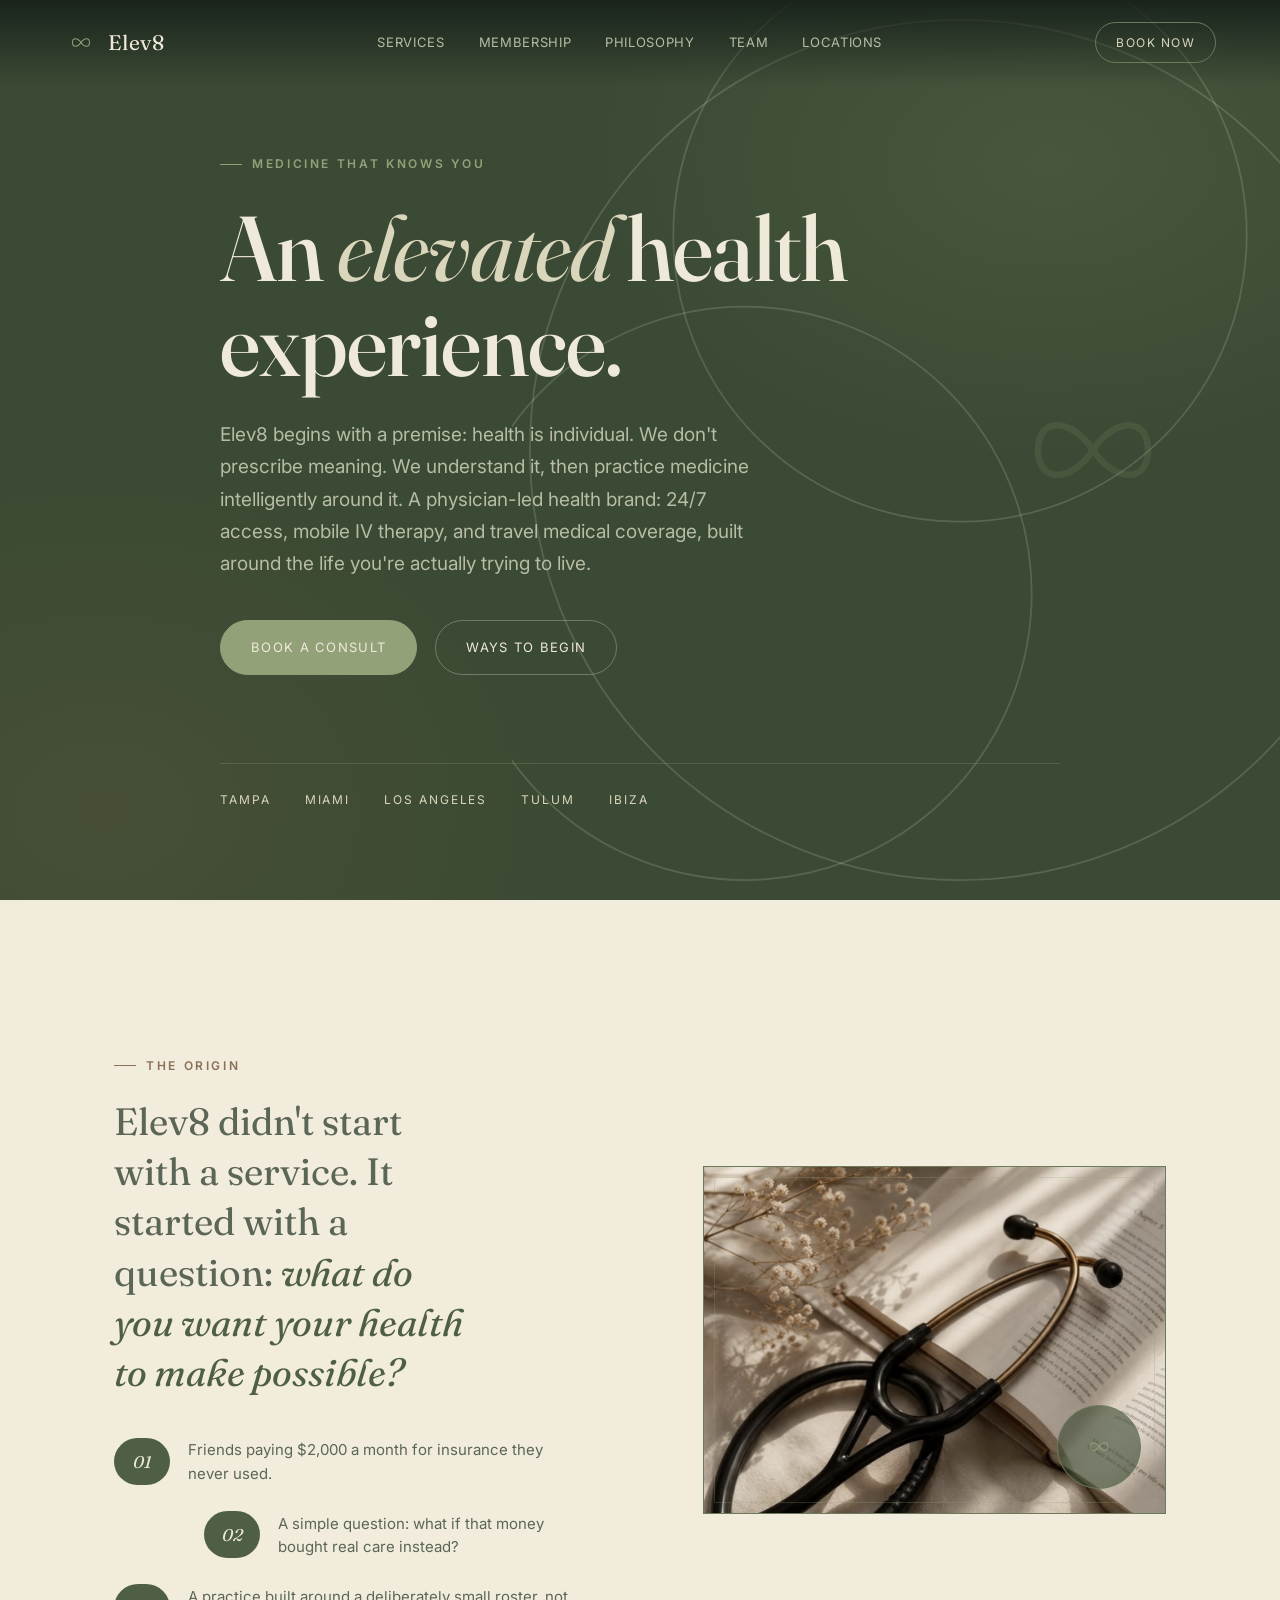
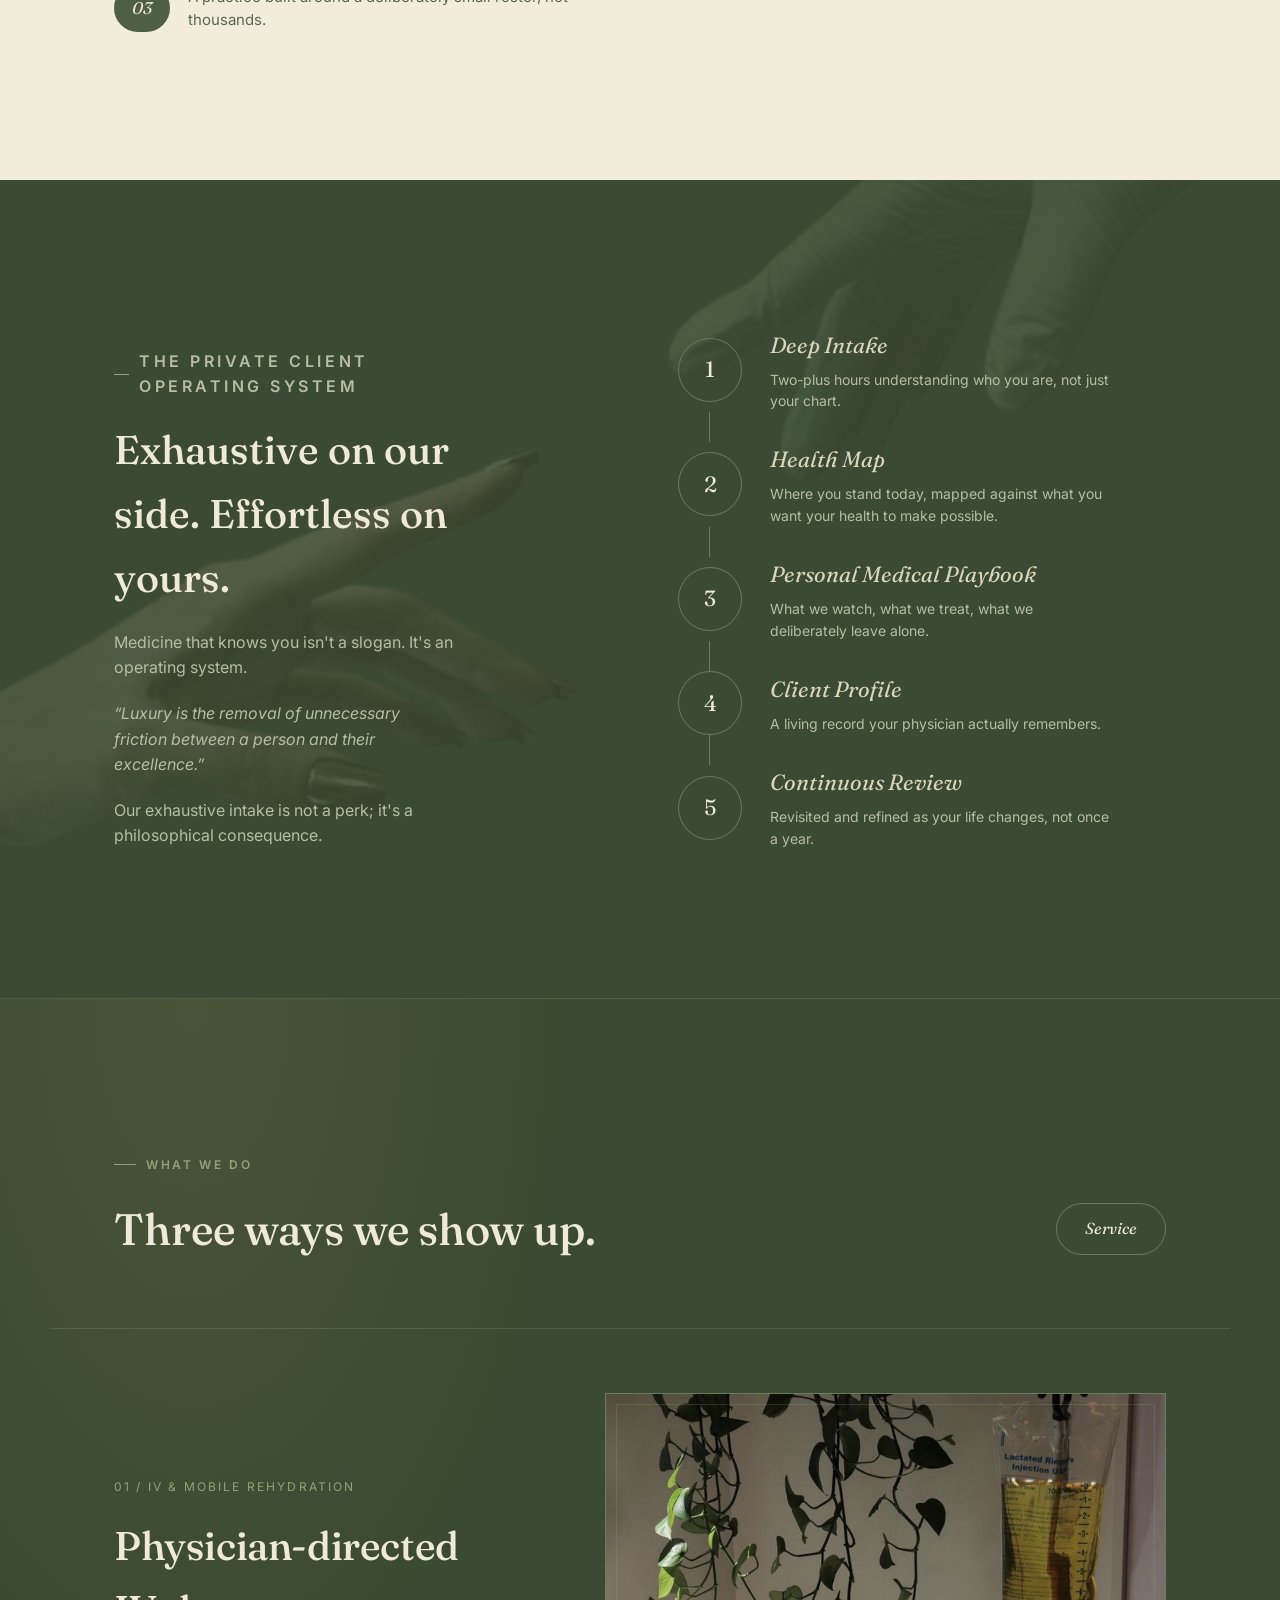
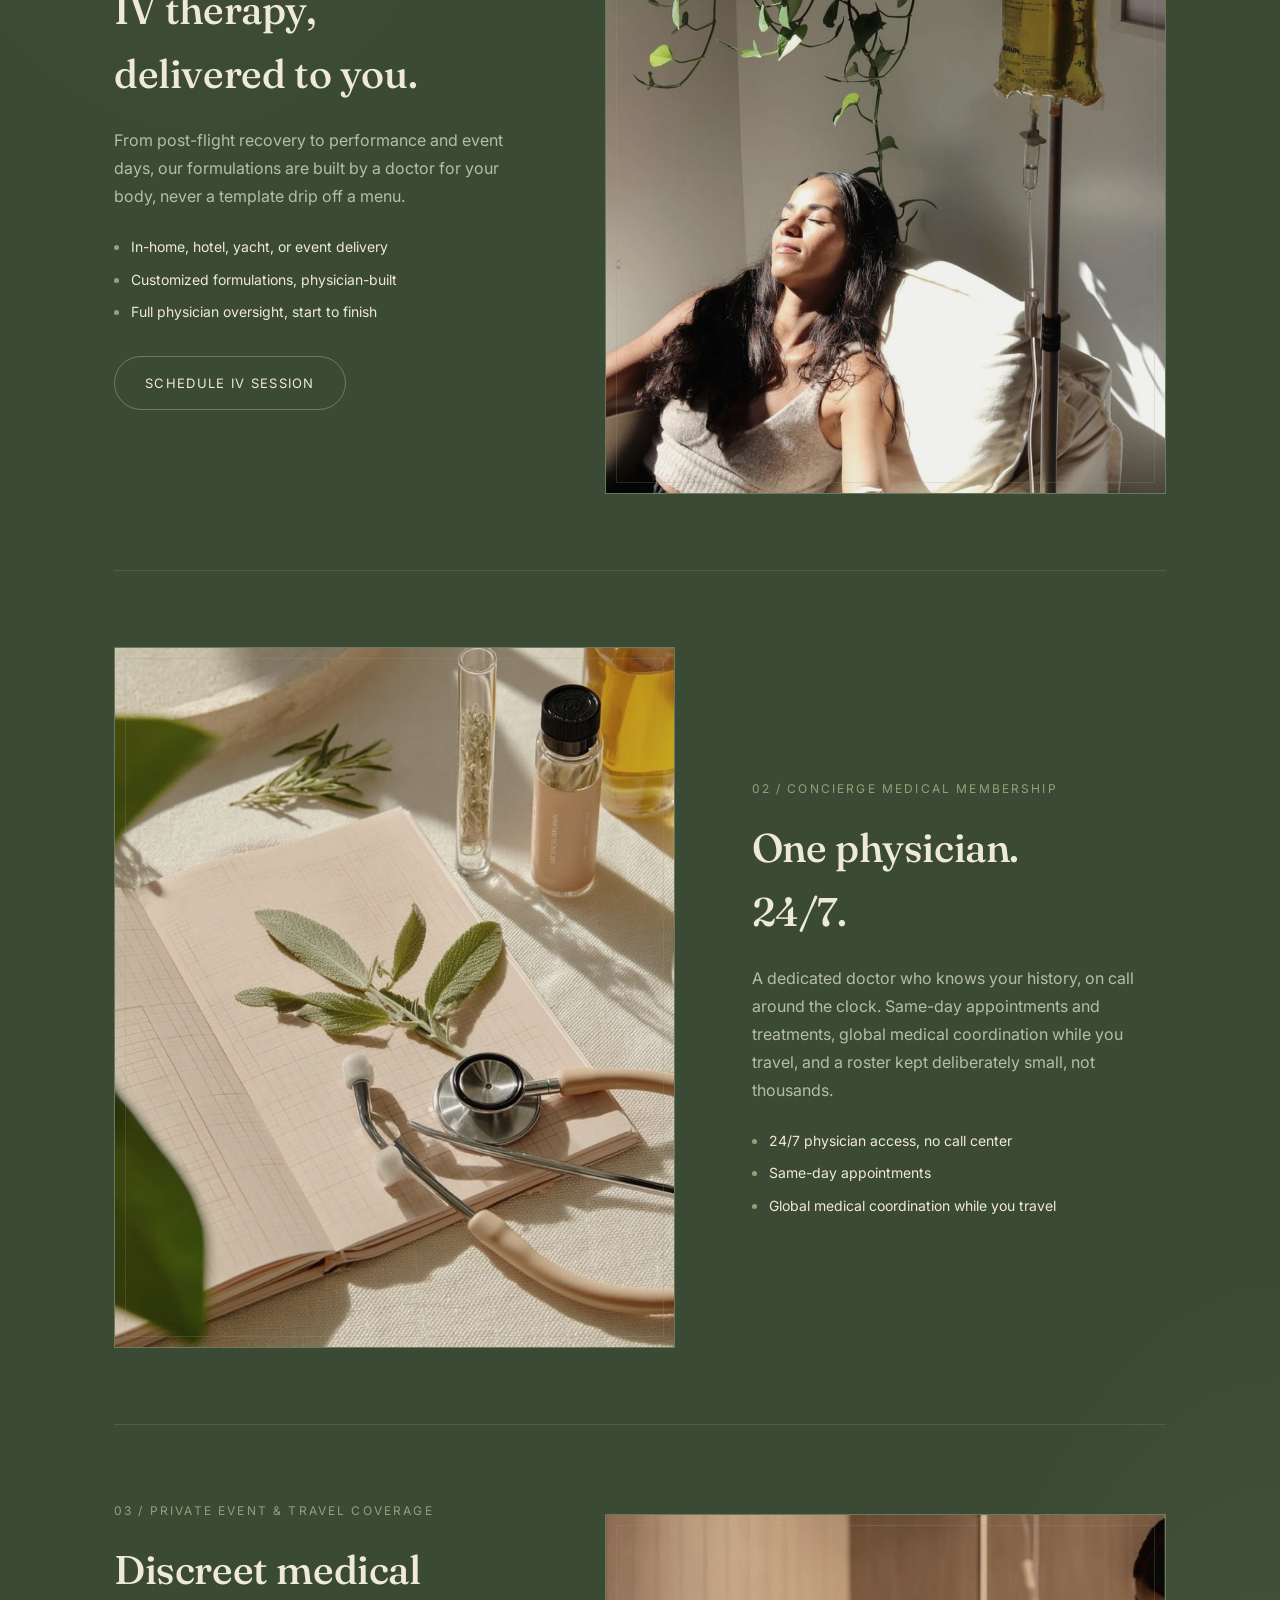
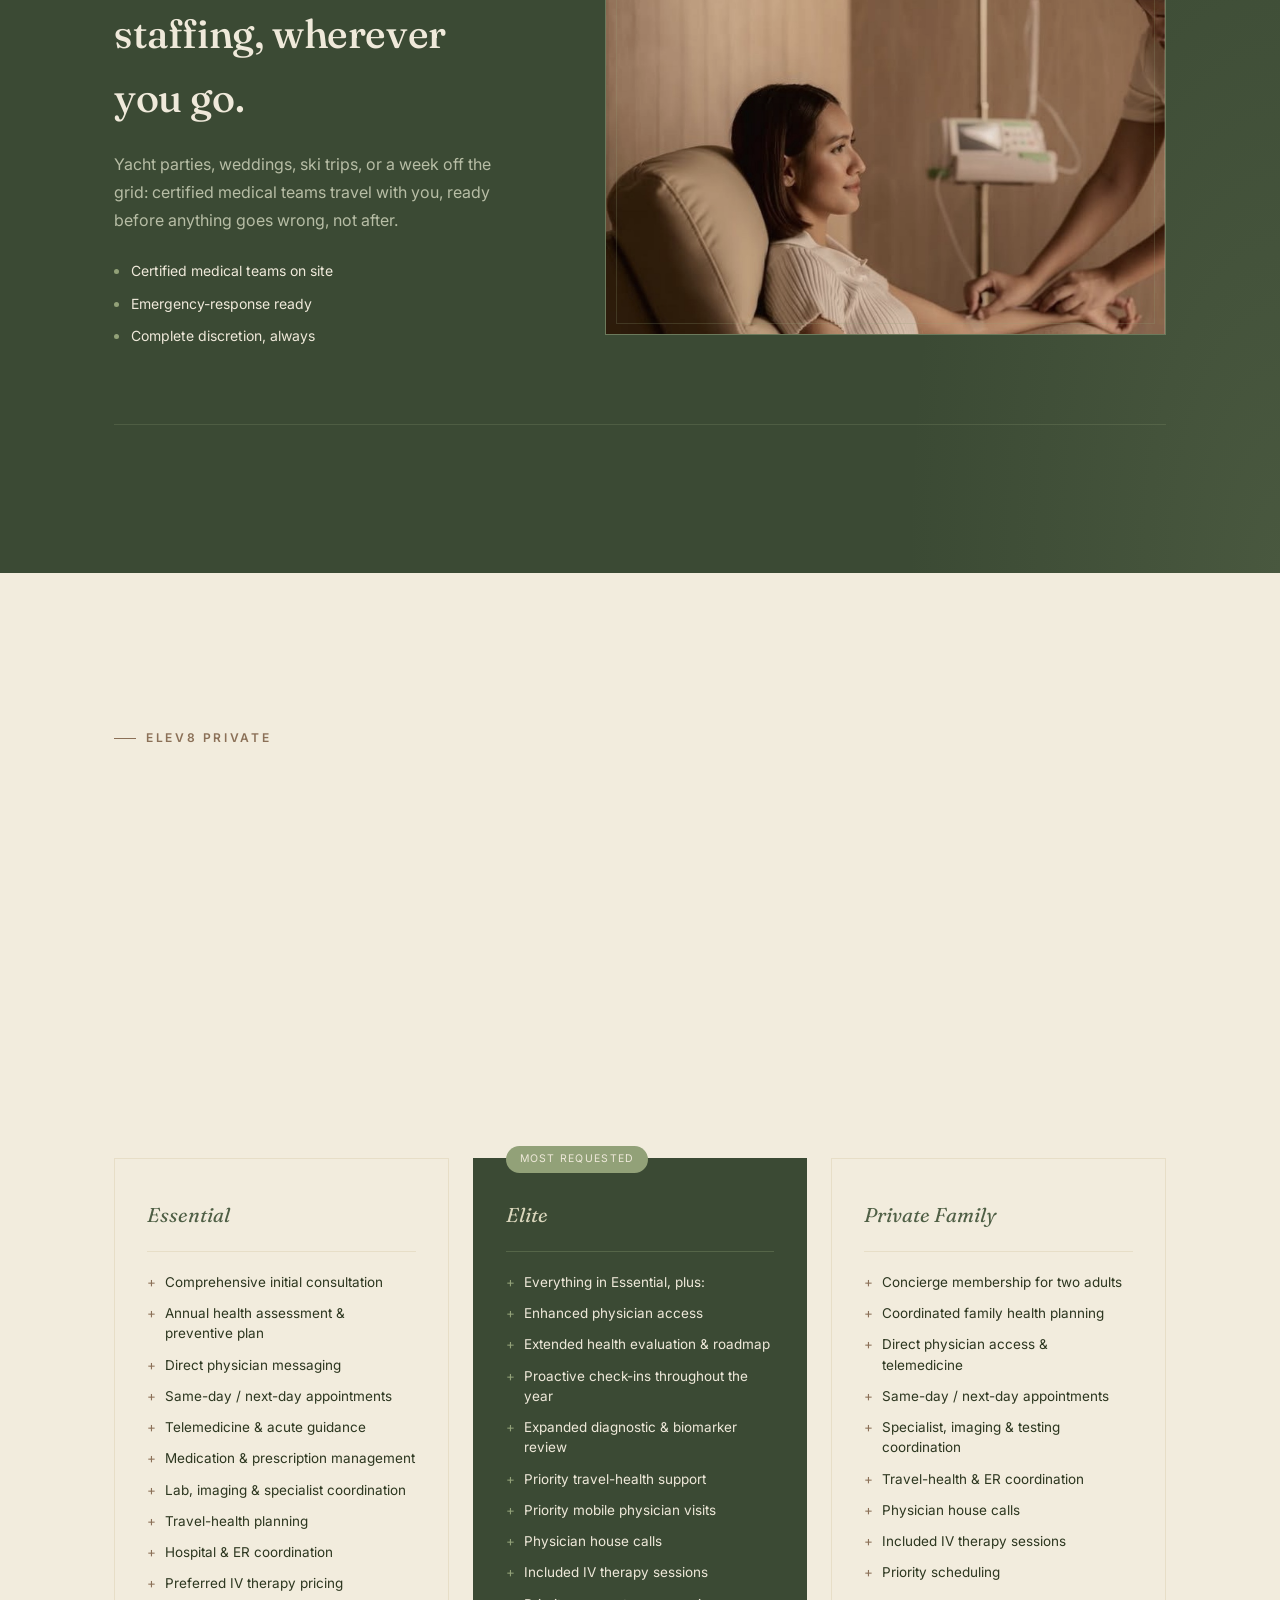
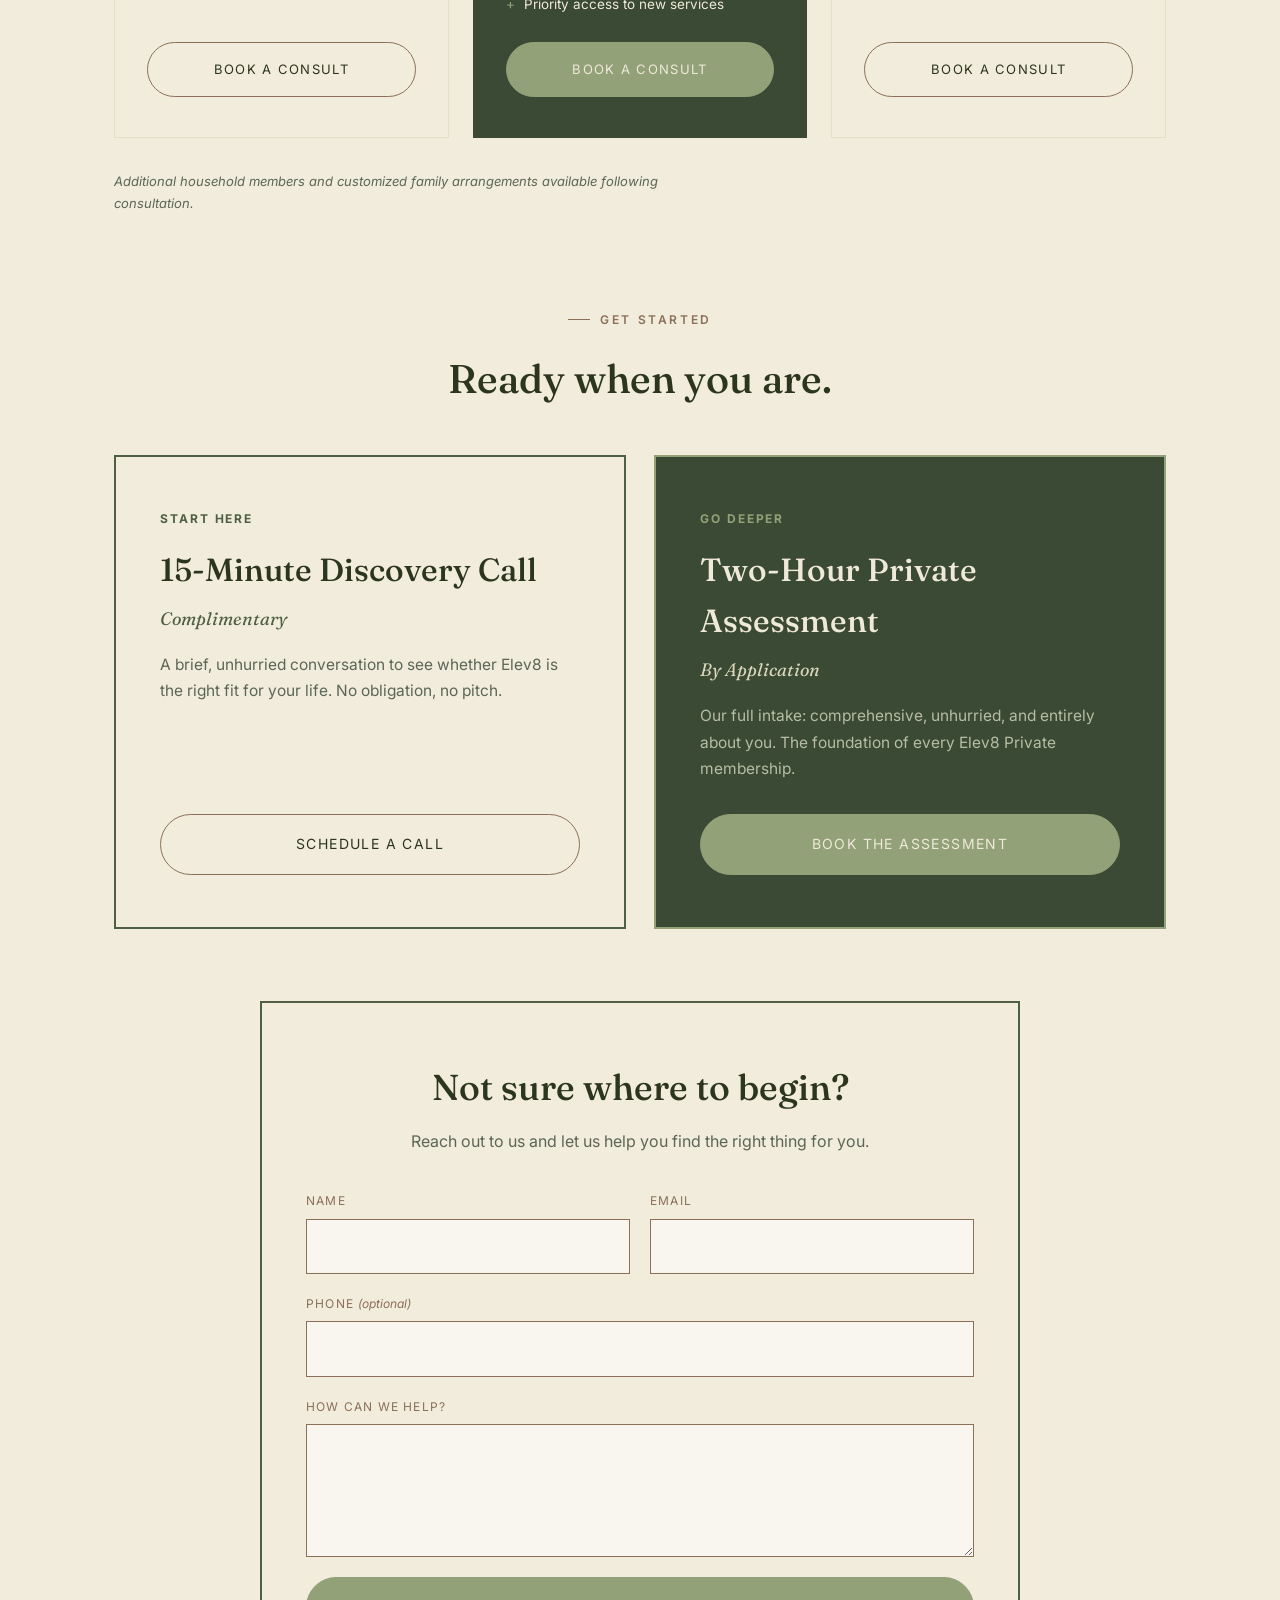
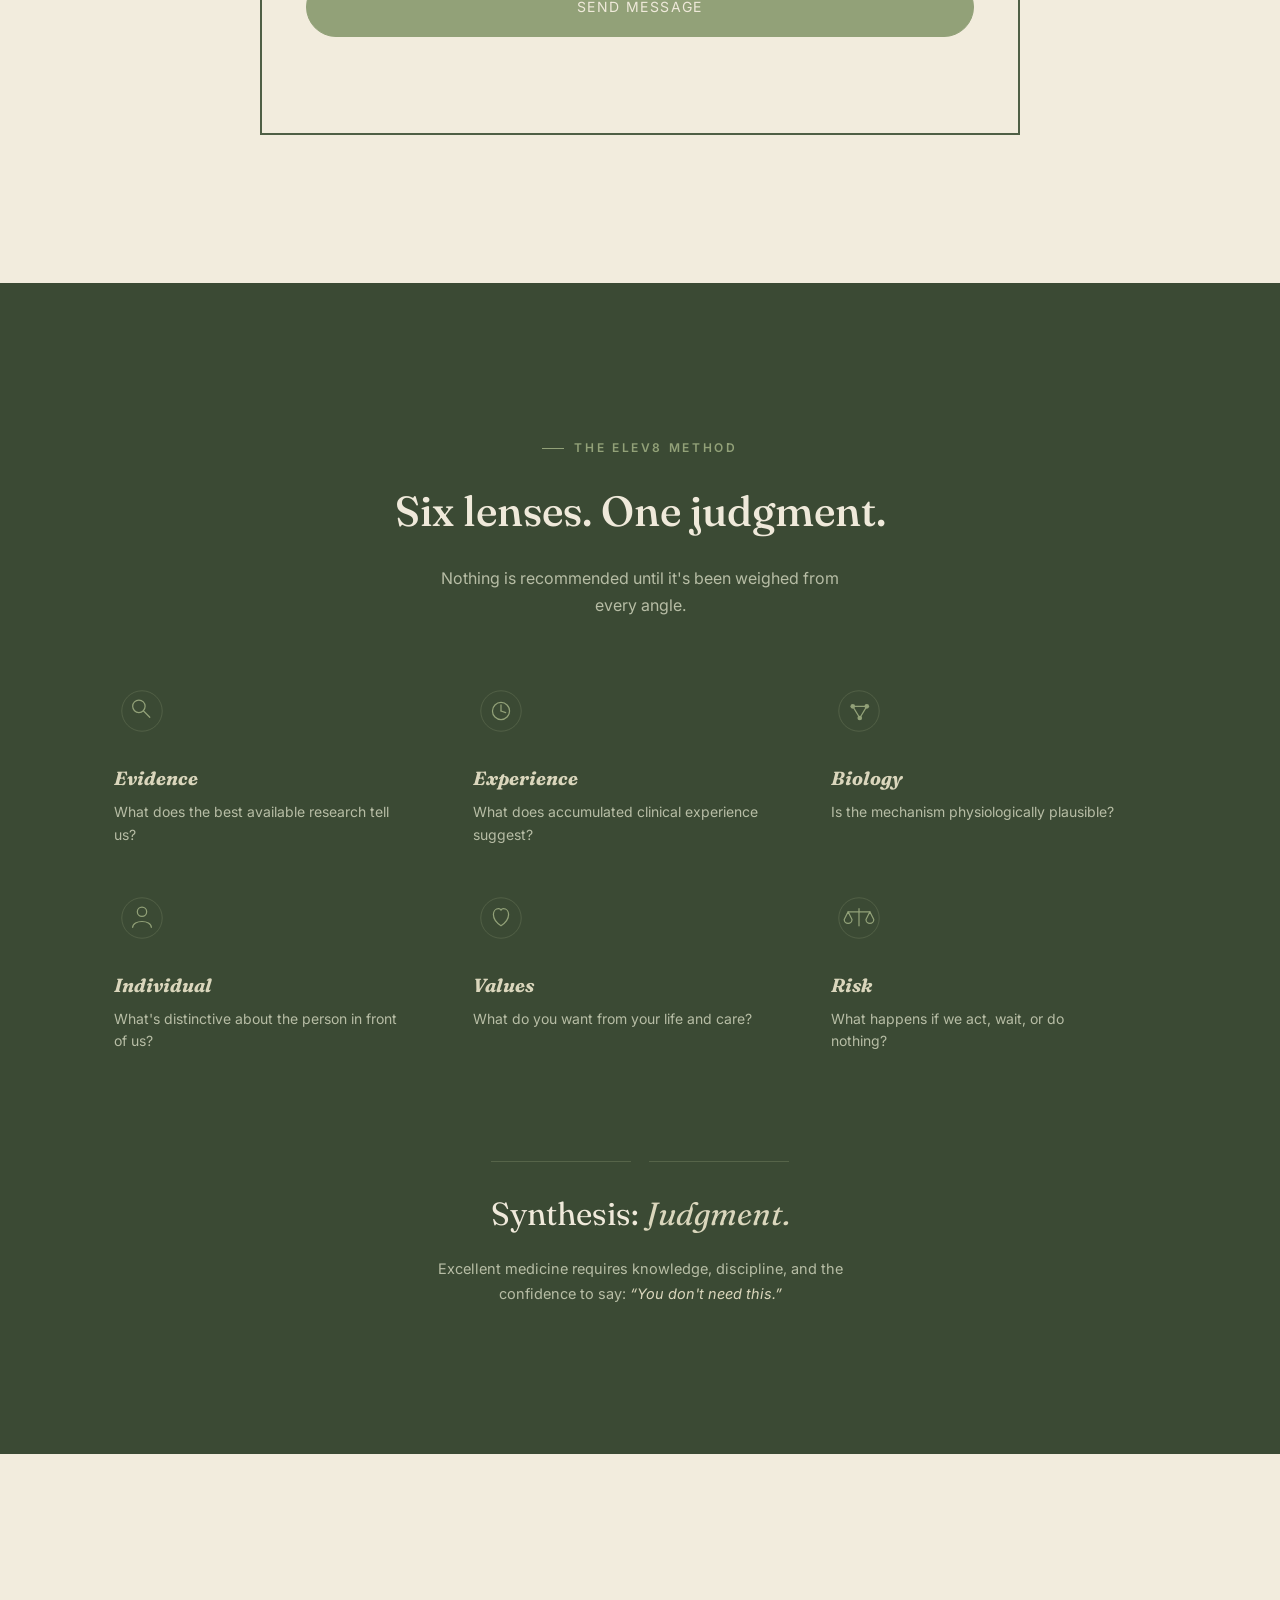
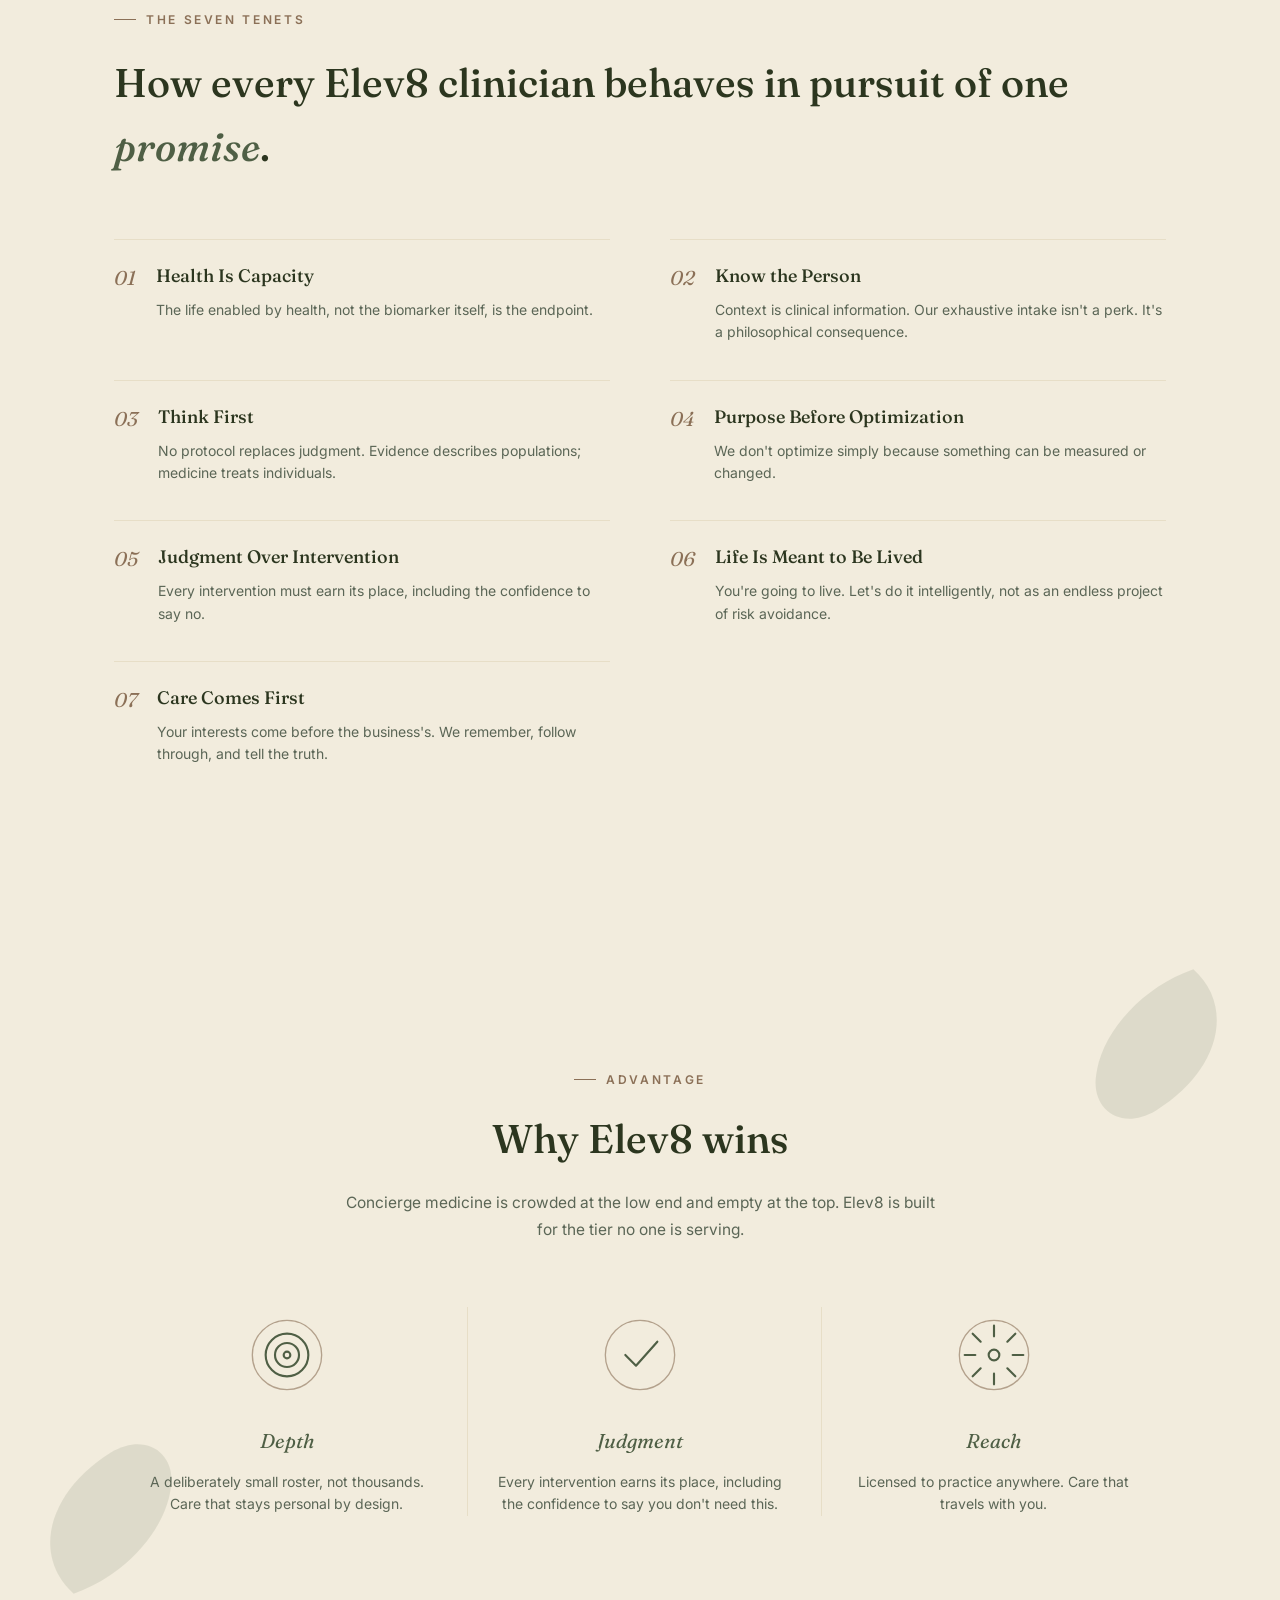
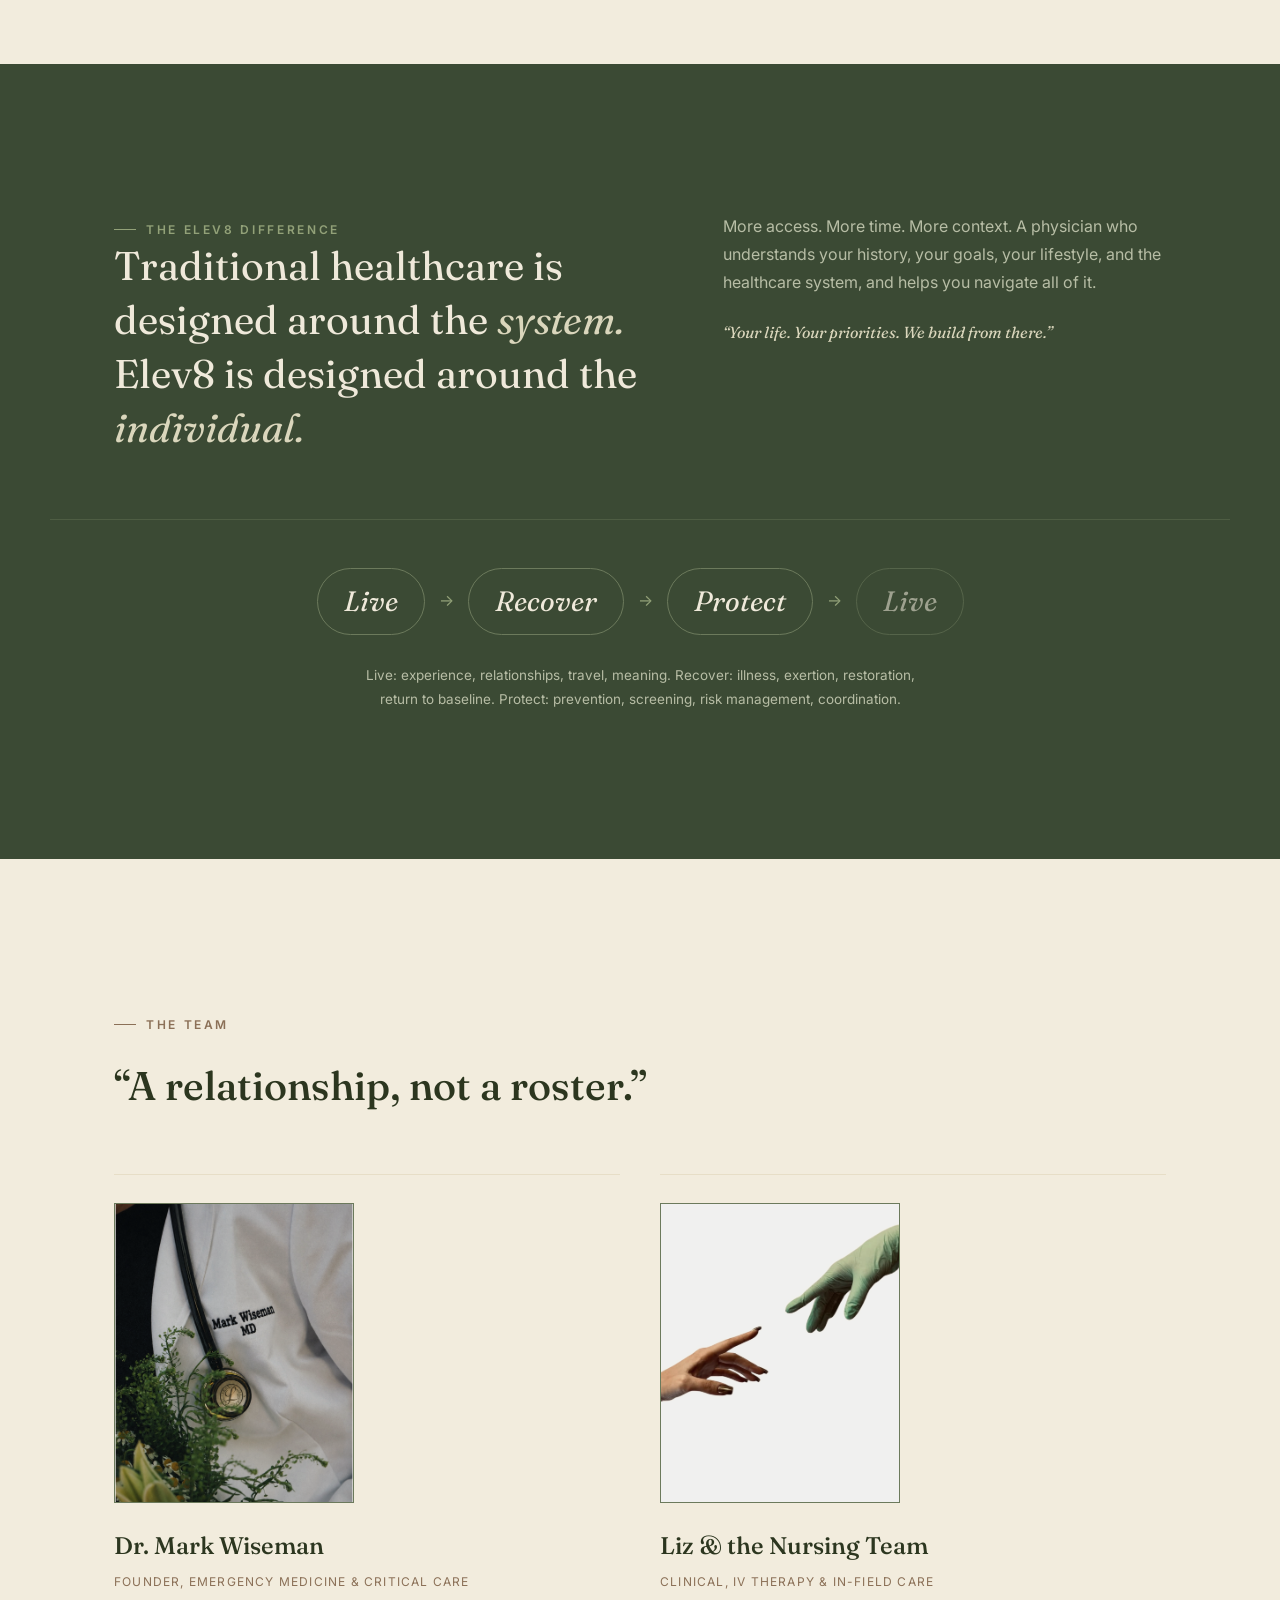
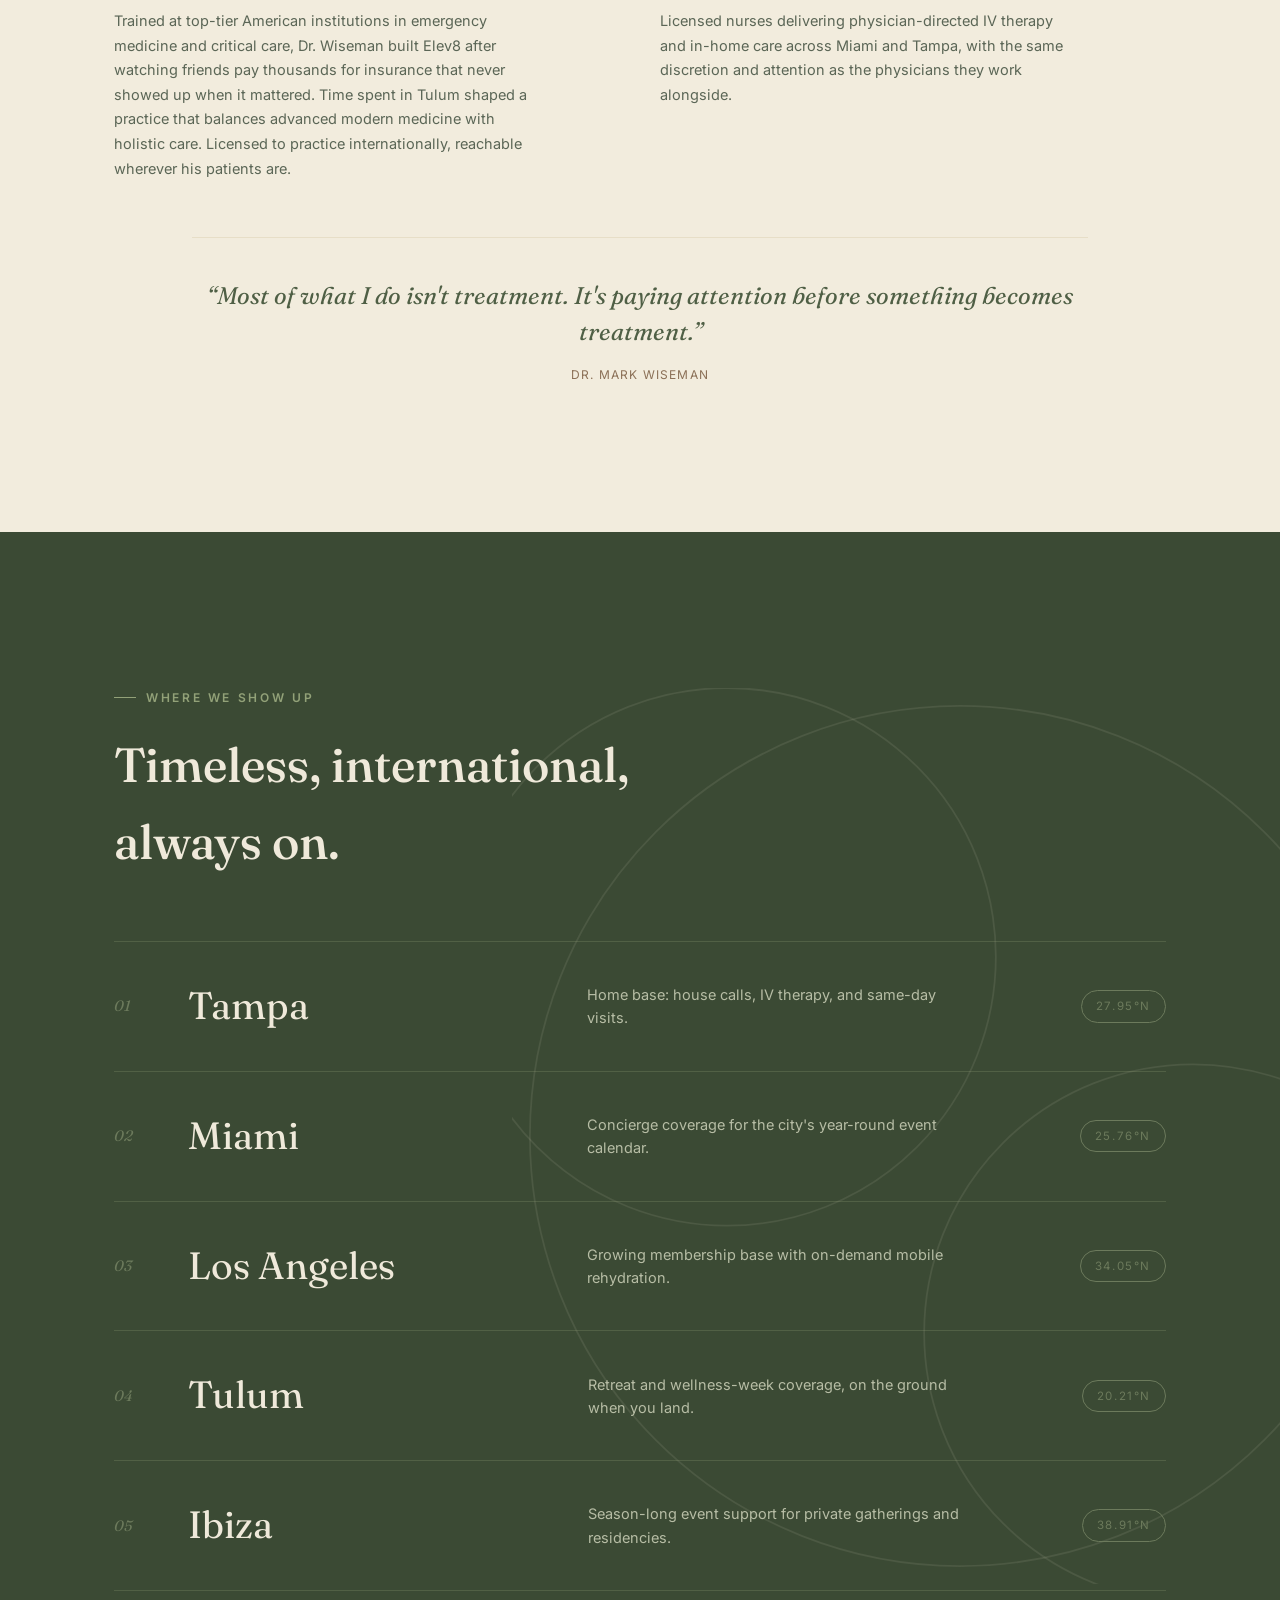
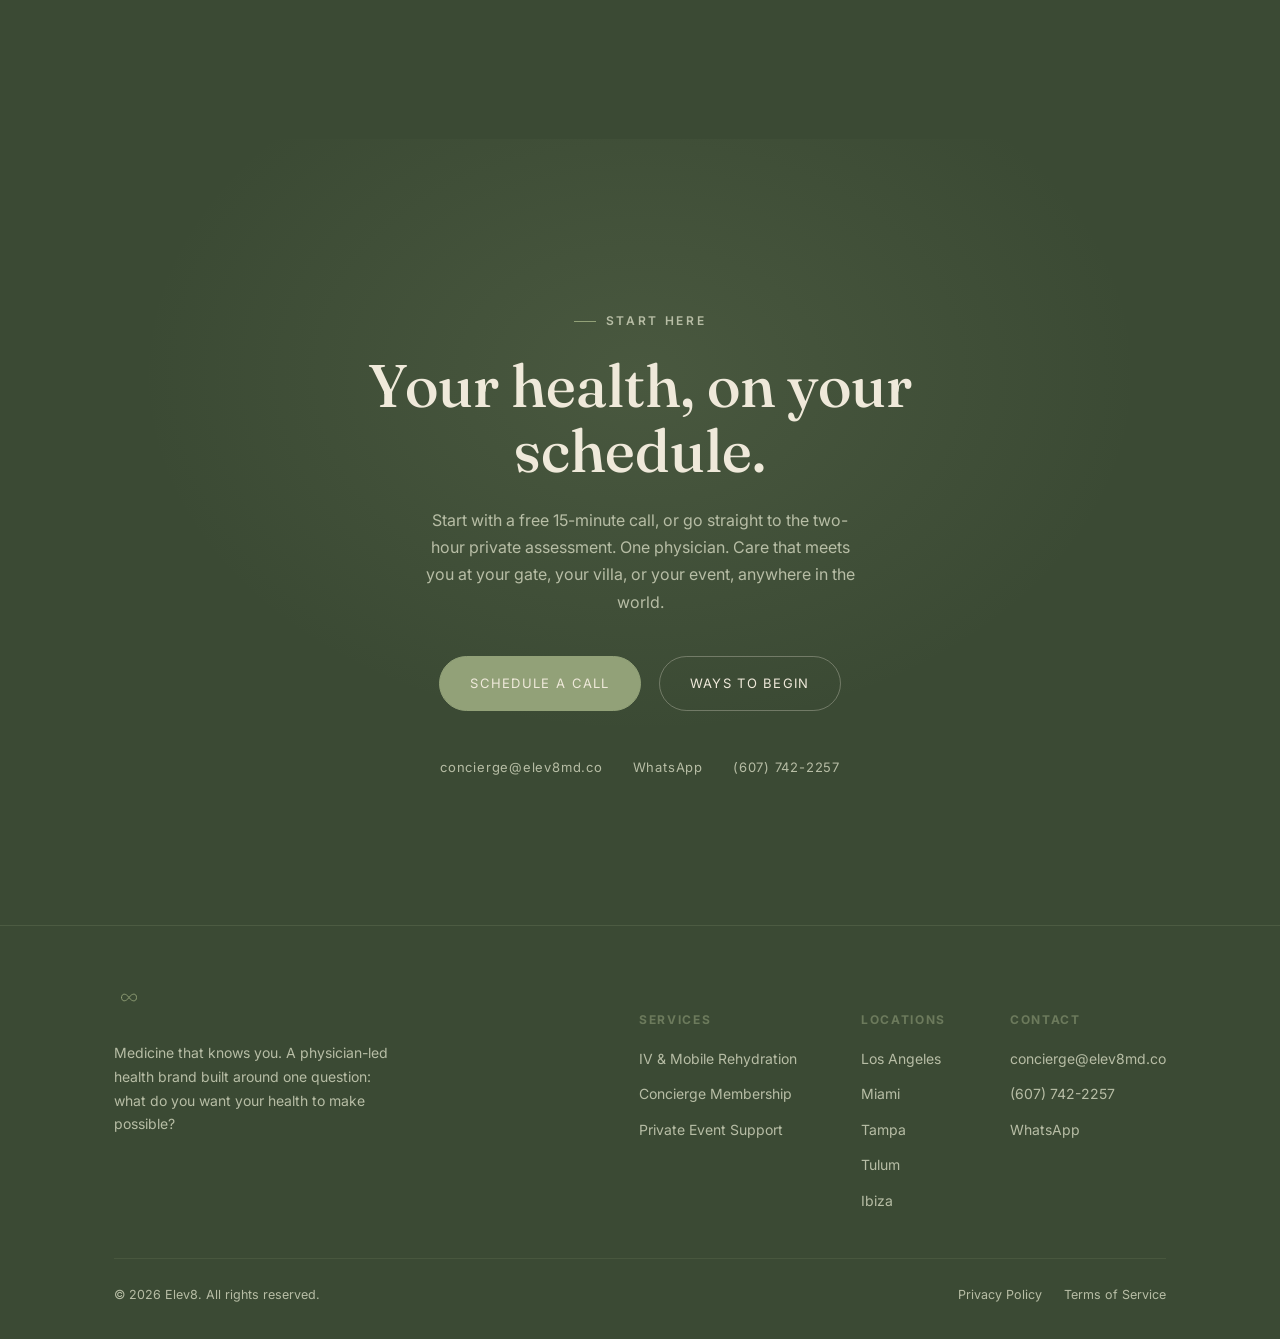
<file: index.html>
<!DOCTYPE html>
<html lang="en">
<head>
<meta charset="UTF-8" />
<meta name="viewport" content="width=device-width, initial-scale=1.0" />
<title>Elev8: Medicine That Knows You</title>
<meta name="description" content="Elev8 is a physician-led concierge health brand: 24/7 personal physician access, mobile IV therapy, and travel medical coverage, built around the life you're actually trying to live." />
<meta name="robots" content="index, follow" />
<link rel="canonical" href="https://elev8md.co/" />

<!-- Open Graph / social sharing -->
<meta property="og:type" content="website" />
<meta property="og:site_name" content="Elev8" />
<meta property="og:title" content="Elev8: Medicine That Knows You" />
<meta property="og:description" content="Physician-led concierge medicine: 24/7 access, mobile IV therapy, and travel medical coverage. Built around the life you're trying to live." />
<meta property="og:url" content="https://elev8md.co/" />
<meta property="og:image" content="https://elev8md.co/images/og-image.jpg" />
<meta name="twitter:card" content="summary_large_image" />
<meta name="twitter:title" content="Elev8: Medicine That Knows You" />
<meta name="twitter:description" content="Physician-led concierge medicine: 24/7 access, mobile IV therapy, and travel medical coverage." />
<meta name="twitter:image" content="https://elev8md.co/images/og-image.jpg" />

<!-- Favicon (inline SVG infinity mark — swap for a real file when brand assets are final) -->
<link rel="icon" type="image/svg+xml" href="data:image/svg+xml,%3Csvg xmlns='http://www.w3.org/2000/svg' viewBox='0 0 200 100'%3E%3Crect width='200' height='100' fill='%233B4A34'/%3E%3Cpath d='M50,50 C50,20 80,20 100,50 C120,80 150,80 150,50 C150,20 120,20 100,50 C80,80 50,80 50,50 Z' fill='none' stroke='%2392A178' stroke-width='9' stroke-linecap='round'/%3E%3C/svg%3E" />

<link rel="preconnect" href="https://fonts.googleapis.com">
<link rel="preconnect" href="https://fonts.gstatic.com" crossorigin>
<link href="https://fonts.googleapis.com/css2?family=Fraunces:ital,opsz,wght@0,9..144,400;0,9..144,500;0,9..144,600;1,9..144,400;1,9..144,500&family=Inter:wght@400;500;600&display=swap" rel="stylesheet">
<link rel="stylesheet" href="styles.css">

<script type="application/ld+json">
{
  "@context": "https://schema.org",
  "@type": "MedicalBusiness",
  "name": "Elev8",
  "description": "Physician-led concierge medicine practice offering 24/7 physician access, mobile IV therapy, and travel medical coverage.",
  "url": "https://elev8md.co/",
  "telephone": "+1-607-742-2257",
  "email": "concierge@elev8md.co",
  "areaServed": ["Tampa", "Miami", "Los Angeles", "Tulum", "Ibiza"],
  "medicalSpecialty": ["Emergency Medicine", "Critical Care", "Concierge Medicine"],
  "founder": {
    "@type": "Person",
    "name": "Dr. Mark Wiseman",
    "jobTitle": "Founder & Physician, Emergency Medicine & Critical Care"
  }
}
</script>
</head>
<body>

<nav class="nav" id="nav">
  <a href="#top" class="nav__logo">
    <span class="mark"><svg viewBox="0 0 200 100" width="34" height="17"><path d="M50,50 C50,20 80,20 100,50 C120,80 150,80 150,50 C150,20 120,20 100,50 C80,80 50,80 50,50 Z"/></svg></span>
    Elev8
  </a>
  <div class="nav__links">
    <a href="#services">Services</a>
    <a href="#pricing">Membership</a>
    <a href="#philosophy">Philosophy</a>
    <a href="#team">Team</a>
    <a href="#locations">Locations</a>
  </div>
  <a href="#services" class="nav__cta">Book Now</a>
  <button class="nav__toggle" id="menuOpen" aria-label="Open menu"><span></span></button>
</nav>

<div class="mobile-menu" id="mobileMenu">
  <button class="mobile-menu__close" id="menuClose" aria-label="Close menu">&times;</button>
  <a href="#services">Services</a>
  <a href="#pricing">Membership</a>
  <a href="#philosophy">Philosophy</a>
  <a href="#team">Team</a>
  <a href="#locations">Locations</a>
  <a href="#services">Book Now</a>
</div>

<main id="top">

  <!-- HERO -->
  <section class="hero">
    <div class="hero__glow"></div>
    <div class="hero__rings">
      <svg viewBox="0 0 500 500"><circle cx="250" cy="250" r="240"/><circle cx="250" cy="130" r="160"/><circle cx="130" cy="330" r="160"/></svg>
    </div>
    <span class="mark hero__mark"><svg viewBox="0 0 200 100"><path d="M50,50 C50,20 80,20 100,50 C120,80 150,80 150,50 C150,20 120,20 100,50 C80,80 50,80 50,50 Z"/></svg></span>
    <div class="wrap hero__inner">
      <p class="eyebrow hero__eyebrow">Medicine That Knows You</p>
      <h1>An <em>elevated</em> health experience.</h1>
      <p class="hero__sub">Elev8 begins with a premise: health is individual. We don't prescribe meaning. We understand it, then practice medicine intelligently around it. A physician-led health brand: 24/7 access, mobile IV therapy, and travel medical coverage, built around the life you're actually trying to live.</p>
      <div class="hero__actions">
        <a href="#book" class="btn btn--gold">Book a Consult</a>
        <a href="#pricing" class="btn btn--ghost">Ways to Begin</a>
      </div>
      <div class="hero__strip">
        <span class="loc">Tampa</span>
        <span class="loc">Miami</span>
        <span class="loc">Los Angeles</span>
        <span class="loc">Tulum</span>
        <span class="loc">Ibiza</span>
      </div>
    </div>
  </section>

  <!-- ORIGIN -->
  <section class="section--sand section-pad">
    <div class="wrap origin__grid">
      <div class="reveal">
        <p class="eyebrow eyebrow--dark">The Origin</p>
        <p class="origin__quote">Elev8 didn't start with a service. It started with a question: <em>what do you want your health to make possible?</em></p>
        <div class="origin__facts">
          <div class="origin__fact">
            <span class="origin__fact-num">01</span>
            <p>Friends paying $2,000 a month for insurance they never used.</p>
          </div>
          <div class="origin__fact origin__fact--indent">
            <span class="origin__fact-num">02</span>
            <p>A simple question: what if that money bought real care instead?</p>
          </div>
          <div class="origin__fact">
            <span class="origin__fact-num">03</span>
            <p>A practice built around a deliberately small roster, not thousands.</p>
          </div>
        </div>
      </div>
      <div class="reveal">
        <div class="frame">
          <img src="images/origin.jpg" alt="A physician's stethoscope, resting on an open book" loading="lazy" />
          <div class="frame__badge"><span class="mark"><svg viewBox="0 0 200 100"><path d="M50,50 C50,20 80,20 100,50 C120,80 150,80 150,50 C150,20 120,20 100,50 C80,80 50,80 50,50 Z"/></svg></span></div>
        </div>
      </div>
    </div>
  </section>

  <!-- OPERATING SYSTEM -->
  <section class="section--ink section-pad timeline-section">
    <img class="timeline-section__bg" src="images/hands-reaching.png" alt="" loading="lazy" />
    <div class="wrap timeline__grid">
      <div class="timeline__intro reveal">
        <p class="eyebrow">The Private Client Operating System</p>
        <h2>Exhaustive on our side. Effortless on yours.</h2>
        <p>Medicine that knows you isn't a slogan. It's an operating system.</p>
        <p class="timeline__note timeline__note--quote">&ldquo;Luxury is the removal of unnecessary friction between a person and their excellence.&rdquo;</p>
        <p class="timeline__note timeline__note--plain">Our exhaustive intake is not a perk; it's a philosophical consequence.</p>
      </div>
      <div class="timeline__steps reveal">
        <div class="timeline__step">
          <span class="timeline__circle">1</span>
          <div><h3>Deep Intake</h3><p class="timeline__desc">Two-plus hours understanding who you are, not just your chart.</p></div>
        </div>
        <div class="timeline__line"></div>
        <div class="timeline__step">
          <span class="timeline__circle">2</span>
          <div><h3>Health Map</h3><p class="timeline__desc">Where you stand today, mapped against what you want your health to make possible.</p></div>
        </div>
        <div class="timeline__line"></div>
        <div class="timeline__step">
          <span class="timeline__circle">3</span>
          <div><h3>Personal Medical Playbook</h3><p class="timeline__desc">What we watch, what we treat, what we deliberately leave alone.</p></div>
        </div>
        <div class="timeline__line"></div>
        <div class="timeline__step">
          <span class="timeline__circle">4</span>
          <div><h3>Client Profile</h3><p class="timeline__desc">A living record your physician actually remembers.</p></div>
        </div>
        <div class="timeline__line"></div>
        <div class="timeline__step">
          <span class="timeline__circle">5</span>
          <div><h3>Continuous Review</h3><p class="timeline__desc">Revisited and refined as your life changes, not once a year.</p></div>
        </div>
      </div>
    </div>
  </section>

  <!-- SERVICES -->
  <section class="section--ink section-pad services-section" id="services" style="border-top:1px solid rgba(146,161,120,0.22);">
    <div class="services-section__glow"></div>
    <div class="wrap services__intro">
      <p class="eyebrow">What We Do</p>
      <div class="services__head-row">
        <h2 style="font-family:var(--font-display); font-weight:500; font-size:clamp(30px,4vw,44px); max-width:18ch;">Three ways we show up.</h2>
        <span class="badge-oval">Service</span>
      </div>
    </div>
    <div class="wrap">

      <div class="service reveal" id="iv">
        <div>
          <span class="service__tag">01 / IV &amp; Mobile Rehydration</span>
          <h3>Physician-directed IV therapy, delivered to you.</h3>
          <p>From post-flight recovery to performance and event days, our formulations are built by a doctor for your body, never a template drip off a menu.</p>
          <ul class="service__list">
            <li>In-home, hotel, yacht, or event delivery</li>
            <li>Customized formulations, physician-built</li>
            <li>Full physician oversight, start to finish</li>
          </ul>
          <a href="https://app.acuityscheduling.com/schedule/69f19cf0" target="_blank" rel="noopener" class="btn btn--ghost service__cta">Schedule IV Session</a>
        </div>
        <div class="service__visual service__visual--photo service__visual--tall"><img src="images/service-iv.jpg" alt="A client relaxing in warm sunlight during a mobile IV therapy session" loading="lazy" /></div>
      </div>

      <div class="service reveal" id="membership">
        <div>
          <span class="service__tag">02 / Concierge Medical Membership</span>
          <h3>One physician. 24/7.</h3>
          <p>A dedicated doctor who knows your history, on call around the clock. Same-day appointments and treatments, global medical coordination while you travel, and a roster kept deliberately small, not thousands.</p>
          <ul class="service__list">
            <li>24/7 physician access, no call center</li>
            <li>Same-day appointments</li>
            <li>Global medical coordination while you travel</li>
          </ul>
        </div>
        <div class="service__visual service__visual--photo service__visual--tall"><img src="images/service-membership.jpg" alt="A stethoscope beside a sprig of sage, resting sunlit on paper" loading="lazy" /></div>
      </div>

      <div class="service reveal" id="events">
        <div>
          <span class="service__tag">03 / Private Event &amp; Travel Coverage</span>
          <h3>Discreet medical staffing, wherever you go.</h3>
          <p>Yacht parties, weddings, ski trips, or a week off the grid: certified medical teams travel with you, ready before anything goes wrong, not after.</p>
          <ul class="service__list">
            <li>Certified medical teams on site</li>
            <li>Emergency-response ready</li>
            <li>Complete discretion, always</li>
          </ul>
        </div>
        <div class="service__visual service__visual--photo"><img src="images/service-events.jpg" alt="A physician-directed IV therapy session in progress" loading="lazy" /></div>
      </div>

    </div>
  </section>

  <!-- PRICING -->
  <section class="section--sand section-pad" id="pricing">
    <div class="wrap">
      <p class="eyebrow eyebrow--dark">Elev8 Private</p>
      <h2 class="pricing__head reveal">Medicine, without the system<br>getting in the way.</h2>
      <p class="pricing__sub reveal">Your health shouldn't be limited to a 15-minute appointment. Elev8 Private provides direct physician access, proactive health planning, and highly personalized medical care built around your life, not around a waiting room.</p>
      <p class="pricing__note pricing__note--wide reveal" style="margin-top:14px;">Elev8 is the visible health brand: IV, recovery, events, travel. Elev8&nbsp;Private is its scarce pinnacle, a deliberately small roster, not thousands.</p>

      <div class="pricing__grid">

        <div class="tier reveal">
          <span class="tier__tag">Essential</span>
          <ul class="tier__list">
            <li>Comprehensive initial consultation</li>
            <li>Annual health assessment &amp; preventive plan</li>
            <li>Direct physician messaging</li>
            <li>Same-day / next-day appointments</li>
            <li>Telemedicine &amp; acute guidance</li>
            <li>Medication &amp; prescription management</li>
            <li>Lab, imaging &amp; specialist coordination</li>
            <li>Travel-health planning</li>
            <li>Hospital &amp; ER coordination</li>
            <li>Preferred IV therapy pricing</li>
          </ul>
          <a href="mailto:concierge@elev8md.co?subject=Elev8%20Consult%20Request" class="btn btn--ghost-dark tier__cta">Book a Consult</a>
        </div>

        <div class="tier tier--featured reveal">
          <span class="tier__badge">Most Requested</span>
          <span class="tier__tag">Elite</span>
          <ul class="tier__list">
            <li>Everything in Essential, plus:</li>
            <li>Enhanced physician access</li>
            <li>Extended health evaluation &amp; roadmap</li>
            <li>Proactive check-ins throughout the year</li>
            <li>Expanded diagnostic &amp; biomarker review</li>
            <li>Priority travel-health support</li>
            <li>Priority mobile physician visits</li>
            <li>Physician house calls</li>
            <li>Included IV therapy sessions</li>
            <li>Priority access to new services</li>
          </ul>
          <a href="mailto:concierge@elev8md.co?subject=Elev8%20Elite%20Membership%20Inquiry" class="btn btn--gold tier__cta">Book a Consult</a>
        </div>

        <div class="tier reveal">
          <span class="tier__tag">Private Family</span>
          <ul class="tier__list">
            <li>Concierge membership for two adults</li>
            <li>Coordinated family health planning</li>
            <li>Direct physician access &amp; telemedicine</li>
            <li>Same-day / next-day appointments</li>
            <li>Specialist, imaging &amp; testing coordination</li>
            <li>Travel-health &amp; ER coordination</li>
            <li>Physician house calls</li>
            <li>Included IV therapy sessions</li>
            <li>Priority scheduling</li>
          </ul>
          <a href="mailto:concierge@elev8md.co?subject=Elev8%20Consult%20Request" class="btn btn--ghost-dark tier__cta">Book a Consult</a>
        </div>

      </div>
      <p class="pricing__note reveal">Additional household members and customized family arrangements available following consultation.</p>

      <div class="begin__intro">
        <p class="eyebrow eyebrow--dark">Get Started</p>
        <h3 class="begin__intro-head">Ready when you are.</h3>
      </div>
      <div class="begin__grid begin__grid--secondary">

        <div class="begin__card reveal">
          <span class="begin__tag">Start Here</span>
          <h3>15-Minute Discovery Call</h3>
          <p class="begin__price">Complimentary</p>
          <p class="begin__pitch">A brief, unhurried conversation to see whether Elev8 is the right fit for your life. No obligation, no pitch.</p>
          <a href="mailto:concierge@elev8md.co?subject=Elev8%20Discovery%20Call%20Request" class="btn btn--ghost-dark begin__cta">Schedule a Call</a>
        </div>

        <div class="begin__card begin__card--featured reveal">
          <span class="begin__tag">Go Deeper</span>
          <h3>Two-Hour Private Assessment</h3>
          <p class="begin__price">By Application</p>
          <p class="begin__pitch">Our full intake: comprehensive, unhurried, and entirely about you. The foundation of every Elev8 Private membership.</p>
          <a href="mailto:concierge@elev8md.co?subject=Elev8%20Private%20Assessment%20Request" class="btn btn--gold begin__cta">Book the Assessment</a>
        </div>

      </div>

      <div class="contact-form reveal" id="contact">
        <h3 class="contact-form__head">Not sure where to begin?</h3>
        <p class="contact-form__sub">Reach out to us and let us help you find the right thing for you.</p>
        <form id="contactForm" class="contact-form__form" novalidate>
          <div class="contact-form__row">
            <label class="contact-form__field"><span>Name</span><input type="text" name="name" autocomplete="name" required></label>
            <label class="contact-form__field"><span>Email</span><input type="email" name="email" autocomplete="email" required></label>
          </div>
          <label class="contact-form__field"><span>Phone <em>(optional)</em></span><input type="tel" name="phone" autocomplete="tel"></label>
          <label class="contact-form__field"><span>How can we help?</span><textarea name="message" rows="4"></textarea></label>
          <button type="submit" class="btn btn--gold contact-form__submit">Send Message</button>
          <p class="contact-form__status" id="contactStatus" role="status"></p>
        </form>
      </div>
    </div>
  </section>

  <!-- METHOD -->
  <section class="section--ink section-pad method">
    <div class="wrap">
      <p class="eyebrow" style="justify-content:center;">The Elev8 Method</p>
      <h2 class="method__head reveal">Six lenses. One judgment.</h2>
      <p class="method__sub reveal">Nothing is recommended until it's been weighed from every angle.</p>

      <div class="method__grid reveal">
        <div class="lens">
          <span class="lens__icon"><svg viewBox="0 0 72 72"><circle class="lens__frame" cx="36" cy="36" r="26"/><circle class="lens__glyph" cx="32" cy="30" r="8"/><line class="lens__glyph" x1="38" y1="36" x2="46" y2="44"/></svg></span>
          <h4>Evidence</h4>
          <p>What does the best available research tell us?</p>
        </div>
        <div class="lens">
          <span class="lens__icon"><svg viewBox="0 0 72 72"><circle class="lens__frame" cx="36" cy="36" r="26"/><circle class="lens__glyph" cx="36" cy="36" r="11"/><line class="lens__glyph" x1="36" y1="36" x2="36" y2="28"/><line class="lens__glyph" x1="36" y1="36" x2="42" y2="38"/></svg></span>
          <h4>Experience</h4>
          <p>What does accumulated clinical experience suggest?</p>
        </div>
        <div class="lens">
          <span class="lens__icon"><svg viewBox="0 0 72 72"><circle class="lens__frame" cx="36" cy="36" r="26"/><line class="lens__glyph" x1="28" y1="30" x2="46" y2="30"/><line class="lens__glyph" x1="28" y1="30" x2="37" y2="45"/><line class="lens__glyph" x1="46" y1="30" x2="37" y2="45"/><circle class="lens__glyph--fill" cx="28" cy="30" r="3"/><circle class="lens__glyph--fill" cx="46" cy="30" r="3"/><circle class="lens__glyph--fill" cx="37" cy="45" r="3"/></svg></span>
          <h4>Biology</h4>
          <p>Is the mechanism physiologically plausible?</p>
        </div>
        <div class="lens">
          <span class="lens__icon"><svg viewBox="0 0 72 72"><circle class="lens__frame" cx="36" cy="36" r="26"/><circle class="lens__glyph" cx="36" cy="28" r="6"/><path class="lens__glyph" d="M24,48 C24,38 48,38 48,48"/></svg></span>
          <h4>Individual</h4>
          <p>What's distinctive about the person in front of us?</p>
        </div>
        <div class="lens">
          <span class="lens__icon"><svg viewBox="0 0 72 72"><circle class="lens__frame" cx="36" cy="36" r="26"/><path class="lens__glyph" d="M36,46 C22,37 25,24 33,24 C35,24 36,26 36,26 C36,26 37,24 39,24 C47,24 50,37 36,46 Z"/></svg></span>
          <h4>Values</h4>
          <p>What do you want from your life and care?</p>
        </div>
        <div class="lens">
          <span class="lens__icon"><svg viewBox="0 0 72 72"><circle class="lens__frame" cx="36" cy="36" r="26"/><line class="lens__glyph" x1="36" y1="24" x2="36" y2="46"/><line class="lens__glyph" x1="22" y1="28" x2="50" y2="28"/><path class="lens__glyph" d="M22,28 L17,38 A5,5 0 0,0 27,38 Z"/><path class="lens__glyph" d="M50,28 L45,38 A5,5 0 0,0 55,38 Z"/></svg></span>
          <h4>Risk</h4>
          <p>What happens if we act, wait, or do nothing?</p>
        </div>
      </div>

      <div class="method__synthesis reveal">
        <span class="divider"></span>
        <p class="method__judgment">Synthesis: <em>Judgment.</em></p>
        <p class="method__restraint">Excellent medicine requires knowledge, discipline, and the confidence to say: <em>&ldquo;You don't need this.&rdquo;</em></p>
      </div>
    </div>
  </section>

  <!-- TENETS -->
  <section class="section--sand section-pad" id="philosophy">
    <div class="wrap">
      <div class="rules__head reveal">
        <p class="eyebrow eyebrow--dark">The Seven Tenets</p>
        <h2 style="font-family:var(--font-display); font-weight:500; font-size:clamp(28px,3.6vw,40px);">How every Elev8 clinician behaves in pursuit of one <em>promise</em>.</h2>
      </div>
      <div class="tenets__grid reveal">
        <div class="tenet">
          <span class="tenet__num">01</span>
          <div><h4>Health Is Capacity</h4><p>The life enabled by health, not the biomarker itself, is the endpoint.</p></div>
        </div>
        <div class="tenet">
          <span class="tenet__num">02</span>
          <div><h4>Know the Person</h4><p>Context is clinical information. Our exhaustive intake isn't a perk. It's a philosophical consequence.</p></div>
        </div>
        <div class="tenet">
          <span class="tenet__num">03</span>
          <div><h4>Think First</h4><p>No protocol replaces judgment. Evidence describes populations; medicine treats individuals.</p></div>
        </div>
        <div class="tenet">
          <span class="tenet__num">04</span>
          <div><h4>Purpose Before Optimization</h4><p>We don't optimize simply because something can be measured or changed.</p></div>
        </div>
        <div class="tenet">
          <span class="tenet__num">05</span>
          <div><h4>Judgment Over Intervention</h4><p>Every intervention must earn its place, including the confidence to say no.</p></div>
        </div>
        <div class="tenet">
          <span class="tenet__num">06</span>
          <div><h4>Life Is Meant to Be Lived</h4><p>You're going to live. Let's do it intelligently, not as an endless project of risk avoidance.</p></div>
        </div>
        <div class="tenet">
          <span class="tenet__num">07</span>
          <div><h4>Care Comes First</h4><p>Your interests come before the business's. We remember, follow through, and tell the truth.</p></div>
        </div>
      </div>
    </div>
  </section>

  <!-- WINS -->
  <section class="section--sand section-pad wins">
    <svg class="wins__leaf wins__leaf--tr" viewBox="0 0 100 140"><path d="M50,4 C90,20 96,70 60,116 C40,140 14,132 8,108 C0,76 16,32 50,4 Z"/></svg>
    <svg class="wins__leaf wins__leaf--bl" viewBox="0 0 100 140"><path d="M50,4 C90,20 96,70 60,116 C40,140 14,132 8,108 C0,76 16,32 50,4 Z"/></svg>
    <div class="wrap">
      <div class="wins__head">
        <p class="eyebrow eyebrow--dark">Advantage</p>
        <h2 class="wins__title">Why Elev8 wins</h2>
        <p class="wins__sub">Concierge medicine is crowded at the low end and empty at the top. Elev8 is built for the tier no one is serving.</p>
      </div>
      <div class="wins__grid">
        <div class="wins__item">
          <span class="wins__icon"><svg viewBox="0 0 72 72"><circle class="wins__frame" cx="36" cy="36" r="26"/><circle class="wins__glyph" cx="36" cy="36" r="16"/><circle class="wins__glyph" cx="36" cy="36" r="9"/><circle class="wins__glyph" cx="36" cy="36" r="2.5"/></svg></span>
          <span class="wins__label">Depth</span>
          <p>A deliberately small roster, not thousands. Care that stays personal by design.</p>
        </div>
        <div class="wins__item">
          <span class="wins__icon"><svg viewBox="0 0 72 72"><circle class="wins__frame" cx="36" cy="36" r="26"/><path class="wins__glyph" d="M25,36 L33,44 L49,26"/></svg></span>
          <span class="wins__label">Judgment</span>
          <p>Every intervention earns its place, including the confidence to say you don't need this.</p>
        </div>
        <div class="wins__item">
          <span class="wins__icon"><svg viewBox="0 0 72 72"><circle class="wins__frame" cx="36" cy="36" r="26"/><circle class="wins__glyph" cx="36" cy="36" r="4"/><line class="wins__glyph" x1="36" y1="14" x2="36" y2="22"/><line class="wins__glyph" x1="36" y1="50" x2="36" y2="58"/><line class="wins__glyph" x1="14" y1="36" x2="22" y2="36"/><line class="wins__glyph" x1="50" y1="36" x2="58" y2="36"/><line class="wins__glyph" x1="20" y1="20" x2="26" y2="26"/><line class="wins__glyph" x1="46" y1="46" x2="52" y2="52"/><line class="wins__glyph" x1="52" y1="20" x2="46" y2="26"/><line class="wins__glyph" x1="26" y1="46" x2="20" y2="52"/></svg></span>
          <span class="wins__label">Reach</span>
          <p>Licensed to practice anywhere. Care that travels with you.</p>
        </div>
      </div>
    </div>
  </section>

  <!-- DIFFERENCE -->
  <section class="section--ink section-pad difference">
    <div class="wrap difference__grid reveal">
      <div>
        <p class="eyebrow">The Elev8 Difference</p>
        <h2 class="difference__head">Traditional healthcare is designed around the <em>system.</em><br>Elev8 is designed around the <em>individual.</em></h2>
      </div>
      <div class="difference__body">
        <p>More access. More time. More context. A physician who understands your history, your goals, your lifestyle, and the healthcare system, and helps you navigate all of it.</p>
        <p class="difference__quote">&ldquo;Your life. Your priorities. We build from there.&rdquo;</p>
      </div>
    </div>
    <div class="wrap pillars reveal">
      <div class="pillars__cycle">
        <span class="pillars__item">Live</span>
        <span class="pillars__arrow">&rarr;</span>
        <span class="pillars__item">Recover</span>
        <span class="pillars__arrow">&rarr;</span>
        <span class="pillars__item">Protect</span>
        <span class="pillars__arrow">&rarr;</span>
        <span class="pillars__item pillars__item--repeat">Live</span>
      </div>
      <p class="pillars__desc">Live: experience, relationships, travel, meaning. Recover: illness, exertion, restoration, return to baseline. Protect: prevention, screening, risk management, coordination.</p>
    </div>
  </section>

  <!-- TEAM -->
  <section class="section--sand section-pad" id="team">
    <div class="wrap">
      <p class="eyebrow eyebrow--dark">The Team</p>
      <h2 class="team__head reveal">&ldquo;A relationship, not a roster.&rdquo;</h2>
      <div class="team__grid">
        <div class="team__card reveal">
          <div class="team__photo team__photo--photo"><img src="images/founder-coat.jpg" alt="Dr. Mark Wiseman's white coat and stethoscope" loading="lazy" /></div>
          <h3>Dr. Mark Wiseman</h3>
          <span class="team__role">Founder, Emergency Medicine &amp; Critical Care</span>
          <p>Trained at top-tier American institutions in emergency medicine and critical care, Dr. Wiseman built Elev8 after watching friends pay thousands for insurance that never showed up when it mattered. Time spent in Tulum shaped a practice that balances advanced modern medicine with holistic care. Licensed to practice internationally, reachable wherever his patients are.</p>
        </div>
        <div class="team__card reveal">
          <div class="team__photo team__photo--photo"><img src="images/team-hands.jpg" alt="A gloved clinical hand, ready to deliver care" loading="lazy" /></div>
          <h3>Liz &amp; the Nursing Team</h3>
          <span class="team__role">Clinical, IV Therapy &amp; In-Field Care</span>
          <p>Licensed nurses delivering physician-directed IV therapy and in-home care across Miami and Tampa, with the same discretion and attention as the physicians they work alongside.</p>
        </div>
      </div>
      <p class="team__boundary reveal">&ldquo;Most of what I do isn't treatment. It's paying attention before something becomes treatment.&rdquo;<cite>Dr. Mark Wiseman</cite></p>
    </div>
  </section>

  <!-- LOCATIONS -->
  <section class="section--ink section-pad locations" id="locations">
    <div class="hero__rings locations__rings">
      <svg viewBox="0 0 500 500"><circle cx="250" cy="250" r="240"/><circle cx="120" cy="150" r="150"/><circle cx="380" cy="360" r="150"/></svg>
    </div>
    <div class="wrap">
      <div class="loc__head reveal">
        <div>
          <p class="eyebrow">Where We Show Up</p>
          <h2 style="font-family:var(--font-display); font-weight:500; font-size:clamp(30px,4vw,48px); margin-top:20px; color:var(--ivory-text);">Timeless, international,<br>always on.</h2>
        </div>
      </div>
      <div class="loc__list reveal">
        <div class="loc__row">
          <span class="loc__idx">01</span>
          <span class="loc__name">Tampa</span>
          <span class="loc__desc">Home base: house calls, IV therapy, and same-day visits.</span>
          <span class="loc__code">27.95°N</span>
        </div>
        <div class="loc__row">
          <span class="loc__idx">02</span>
          <span class="loc__name">Miami</span>
          <span class="loc__desc">Concierge coverage for the city's year-round event calendar.</span>
          <span class="loc__code">25.76°N</span>
        </div>
        <div class="loc__row">
          <span class="loc__idx">03</span>
          <span class="loc__name">Los Angeles</span>
          <span class="loc__desc">Growing membership base with on-demand mobile rehydration.</span>
          <span class="loc__code">34.05°N</span>
        </div>
        <div class="loc__row">
          <span class="loc__idx">04</span>
          <span class="loc__name">Tulum</span>
          <span class="loc__desc">Retreat and wellness-week coverage, on the ground when you land.</span>
          <span class="loc__code">20.21°N</span>
        </div>
        <div class="loc__row">
          <span class="loc__idx">05</span>
          <span class="loc__name">Ibiza</span>
          <span class="loc__desc">Season-long event support for private gatherings and residencies.</span>
          <span class="loc__code">38.91°N</span>
        </div>
      </div>
    </div>
  </section>

  <!-- CTA -->
  <section class="section--ink section-pad cta" id="book">
    <div class="cta__glow"></div>
    <div class="wrap cta__inner">
      <p class="eyebrow" style="justify-content:center;">Start Here</p>
      <h2>Your health, on your schedule.</h2>
      <p>Start with a free 15-minute call, or go straight to the two-hour private assessment. One physician. Care that meets you at your gate, your villa, or your event, anywhere in the world.</p>
      <div class="cta__actions">
        <a href="mailto:concierge@elev8md.co?subject=Elev8%20Discovery%20Call%20Request" class="btn btn--gold">Schedule a Call</a>
        <a href="#pricing" class="btn btn--ghost">Ways to Begin</a>
      </div>
      <div class="cta__contact">
        <a href="mailto:concierge@elev8md.co">concierge@elev8md.co</a>
        <a href="https://wa.me/16077422257" target="_blank" rel="noopener">WhatsApp</a>
        <a href="tel:+16077422257">(607) 742-2257</a>
      </div>
    </div>
  </section>

</main>

<footer class="footer">
  <div class="wrap">
    <div class="footer__top">
      <div class="footer__brand">
        <span class="mark"><svg viewBox="0 0 200 100" width="30" height="15"><path d="M50,50 C50,20 80,20 100,50 C120,80 150,80 150,50 C150,20 120,20 100,50 C80,80 50,80 50,50 Z"/></svg></span>
        <p>Medicine that knows you. A physician-led health brand built around one question: what do you want your health to make possible?</p>
      </div>
      <div class="footer__cols">
        <div class="footer__col">
          <h5>Services</h5>
          <ul>
            <li><a href="#iv">IV &amp; Mobile Rehydration</a></li>
            <li><a href="#membership">Concierge Membership</a></li>
            <li><a href="#events">Private Event Support</a></li>
          </ul>
        </div>
        <div class="footer__col">
          <h5>Locations</h5>
          <ul>
            <li><a href="#locations">Los Angeles</a></li>
            <li><a href="#locations">Miami</a></li>
            <li><a href="#locations">Tampa</a></li>
            <li><a href="#locations">Tulum</a></li>
            <li><a href="#locations">Ibiza</a></li>
          </ul>
        </div>
        <div class="footer__col">
          <h5>Contact</h5>
          <ul>
            <li><a href="mailto:concierge@elev8md.co">concierge@elev8md.co</a></li>
            <li><a href="tel:+16077422257">(607) 742-2257</a></li>
            <li><a href="https://wa.me/16077422257" target="_blank" rel="noopener">WhatsApp</a></li>
          </ul>
        </div>
      </div>
    </div>
    <div class="footer__bottom">
      <span>&copy; 2026 Elev8. All rights reserved.</span>
      <div class="footer__legal">
        <a href="privacy.html">Privacy Policy</a>
        <a href="terms.html">Terms of Service</a>
      </div>
    </div>
  </div>
</footer>

<script src="script.js"></script>
</body>
</html>
</file>
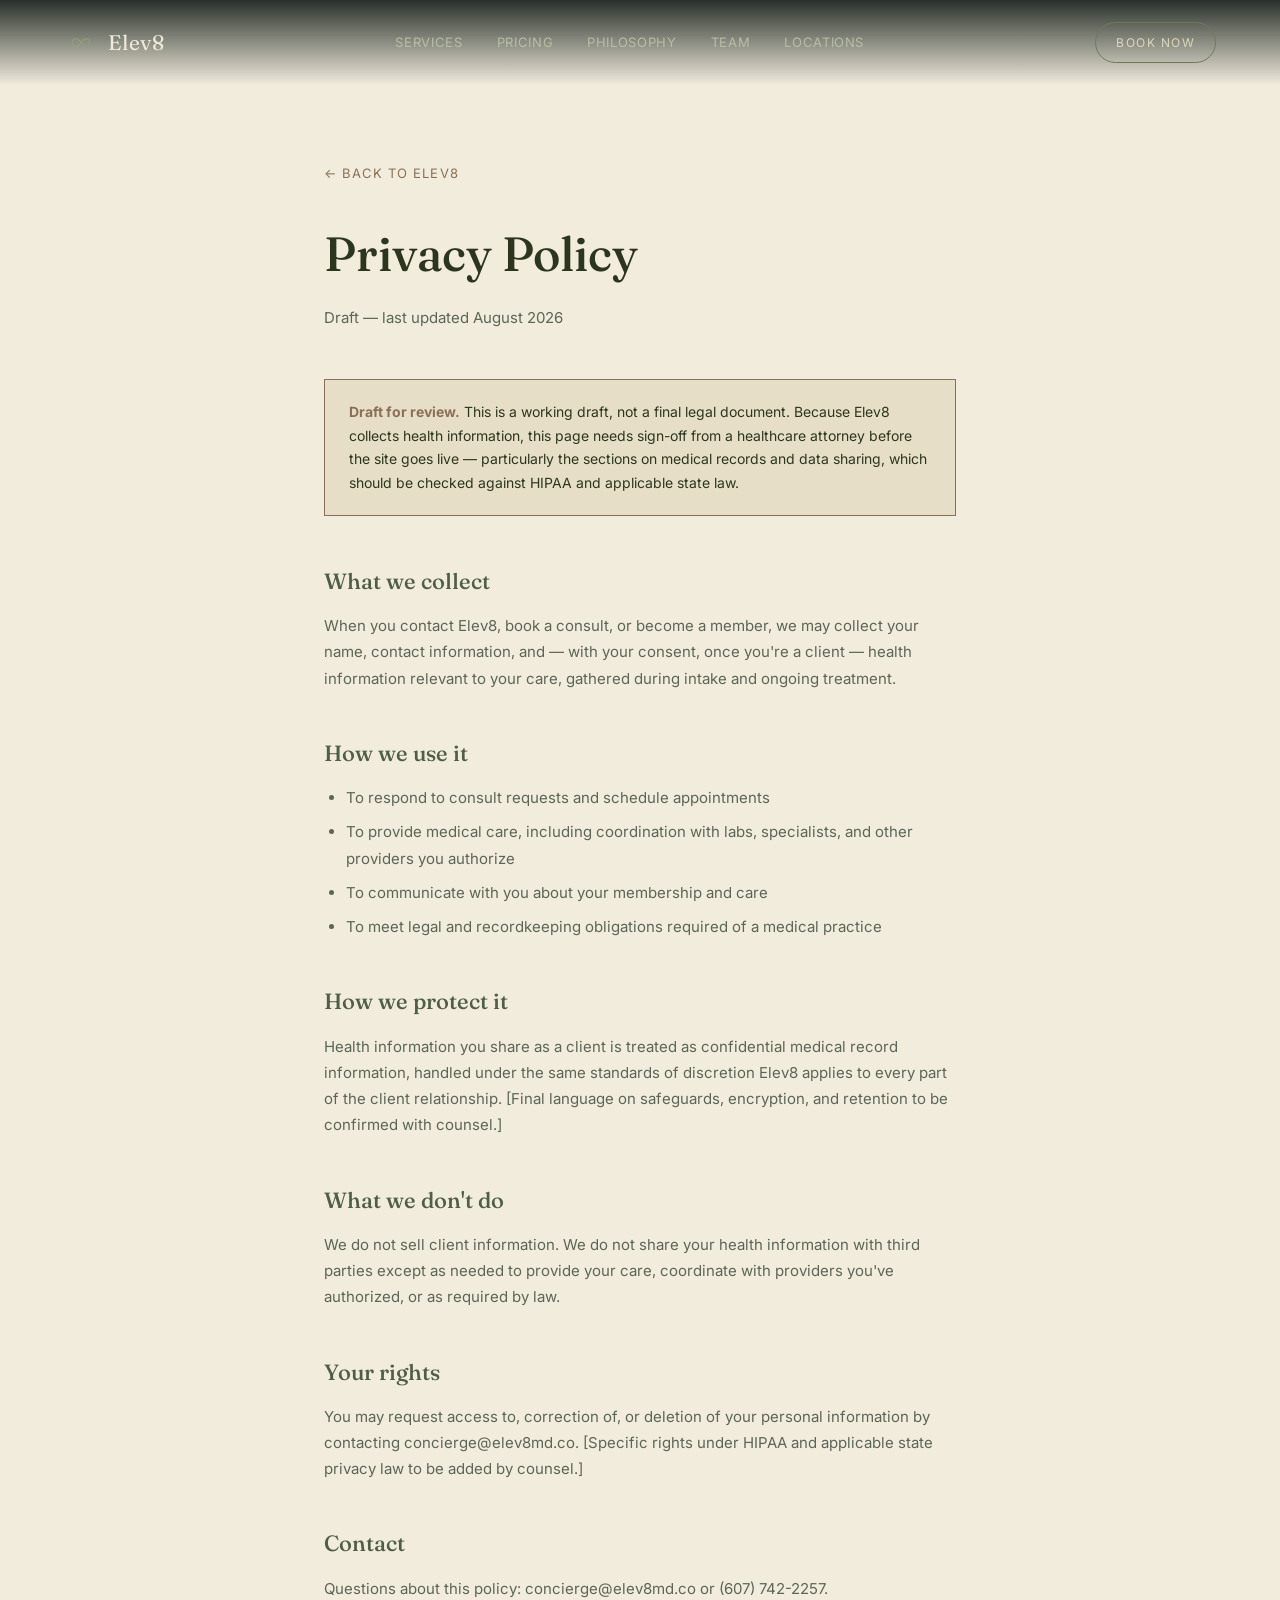
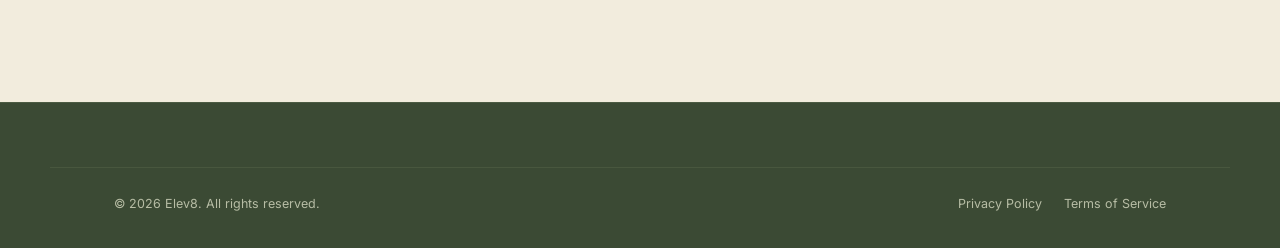
<file: privacy.html>
<!DOCTYPE html>
<html lang="en">
<head>
<meta charset="UTF-8" />
<meta name="viewport" content="width=device-width, initial-scale=1.0" />
<title>Privacy Policy — Elev8</title>
<meta name="robots" content="noindex, follow" />
<link rel="icon" type="image/svg+xml" href="data:image/svg+xml,%3Csvg xmlns='http://www.w3.org/2000/svg' viewBox='0 0 200 100'%3E%3Crect width='200' height='100' fill='%233B4A34'/%3E%3Cpath d='M50,50 C50,20 80,20 100,50 C120,80 150,80 150,50 C150,20 120,20 100,50 C80,80 50,80 50,50 Z' fill='none' stroke='%2392A178' stroke-width='9' stroke-linecap='round'/%3E%3C/svg%3E" />
<link rel="preconnect" href="https://fonts.googleapis.com">
<link rel="preconnect" href="https://fonts.gstatic.com" crossorigin>
<link href="https://fonts.googleapis.com/css2?family=Fraunces:ital,opsz,wght@0,9..144,400;0,9..144,500;0,9..144,600;1,9..144,400;1,9..144,500&family=Inter:wght@400;500;600&display=swap" rel="stylesheet">
<link rel="stylesheet" href="styles.css">
<style>
  .legal { padding: 160px 0 100px; }
  .legal__notice {
    background: var(--sand-dim);
    border: 1px solid var(--clay);
    padding: 20px 24px;
    margin-bottom: 48px;
    font-size: 14px;
    line-height: 1.7;
    color: var(--ink-text);
  }
  .legal__notice strong { color: var(--clay); }
  .legal h1 {
    font-family: var(--font-display);
    font-weight: 500;
    font-size: clamp(32px, 4.5vw, 48px);
    margin-bottom: 12px;
  }
  .legal__updated { font-size: 13px; color: var(--ink-text-mute); margin-bottom: 48px; }
  .legal h2 {
    font-family: var(--font-display);
    font-weight: 500;
    font-size: 22px;
    margin-top: 44px;
    margin-bottom: 14px;
    color: var(--moss);
  }
  .legal p, .legal li { font-size: 15px; line-height: 1.75; color: var(--ink-text-mute); }
  .legal ul { padding-left: 22px; list-style: disc; display: flex; flex-direction: column; gap: 8px; }
  .legal a.back { display: inline-block; margin-bottom: 32px; font-size: 13px; letter-spacing: .08em; text-transform: uppercase; color: var(--clay); }
</style>
</head>
<body>

<nav class="nav" id="nav">
  <a href="index.html#top" class="nav__logo">
    <span class="mark"><svg viewBox="0 0 200 100" width="34" height="17"><path d="M50,50 C50,20 80,20 100,50 C120,80 150,80 150,50 C150,20 120,20 100,50 C80,80 50,80 50,50 Z"/></svg></span>
    Elev8
  </a>
  <div class="nav__links">
    <a href="index.html#services">Services</a>
    <a href="index.html#pricing">Pricing</a>
    <a href="index.html#philosophy">Philosophy</a>
    <a href="index.html#team">Team</a>
    <a href="index.html#locations">Locations</a>
  </div>
  <a href="index.html#book" class="nav__cta">Book Now</a>
</nav>

<main class="section--sand legal">
  <div class="wrap" style="max-width:760px;">
    <a href="index.html" class="back">&larr; Back to Elev8</a>
    <h1>Privacy Policy</h1>
    <p class="legal__updated">Draft — last updated August 2026</p>

    <div class="legal__notice">
      <strong>Draft for review.</strong> This is a working draft, not a final legal document. Because Elev8 collects health information, this page needs sign-off from a healthcare attorney before the site goes live — particularly the sections on medical records and data sharing, which should be checked against HIPAA and applicable state law.
    </div>

    <h2>What we collect</h2>
    <p>When you contact Elev8, book a consult, or become a member, we may collect your name, contact information, and — with your consent, once you're a client — health information relevant to your care, gathered during intake and ongoing treatment.</p>

    <h2>How we use it</h2>
    <ul>
      <li>To respond to consult requests and schedule appointments</li>
      <li>To provide medical care, including coordination with labs, specialists, and other providers you authorize</li>
      <li>To communicate with you about your membership and care</li>
      <li>To meet legal and recordkeeping obligations required of a medical practice</li>
    </ul>

    <h2>How we protect it</h2>
    <p>Health information you share as a client is treated as confidential medical record information, handled under the same standards of discretion Elev8 applies to every part of the client relationship. [Final language on safeguards, encryption, and retention to be confirmed with counsel.]</p>

    <h2>What we don't do</h2>
    <p>We do not sell client information. We do not share your health information with third parties except as needed to provide your care, coordinate with providers you've authorized, or as required by law.</p>

    <h2>Your rights</h2>
    <p>You may request access to, correction of, or deletion of your personal information by contacting <a href="mailto:concierge@elev8md.co">concierge@elev8md.co</a>. [Specific rights under HIPAA and applicable state privacy law to be added by counsel.]</p>

    <h2>Contact</h2>
    <p>Questions about this policy: <a href="mailto:concierge@elev8md.co">concierge@elev8md.co</a> or (607) 742-2257.</p>
  </div>
</main>

<footer class="footer">
  <div class="wrap footer__bottom">
    <span>&copy; 2026 Elev8. All rights reserved.</span>
    <div class="footer__legal">
      <a href="privacy.html">Privacy Policy</a>
      <a href="terms.html">Terms of Service</a>
    </div>
  </div>
</footer>

</body>
</html>
</file>
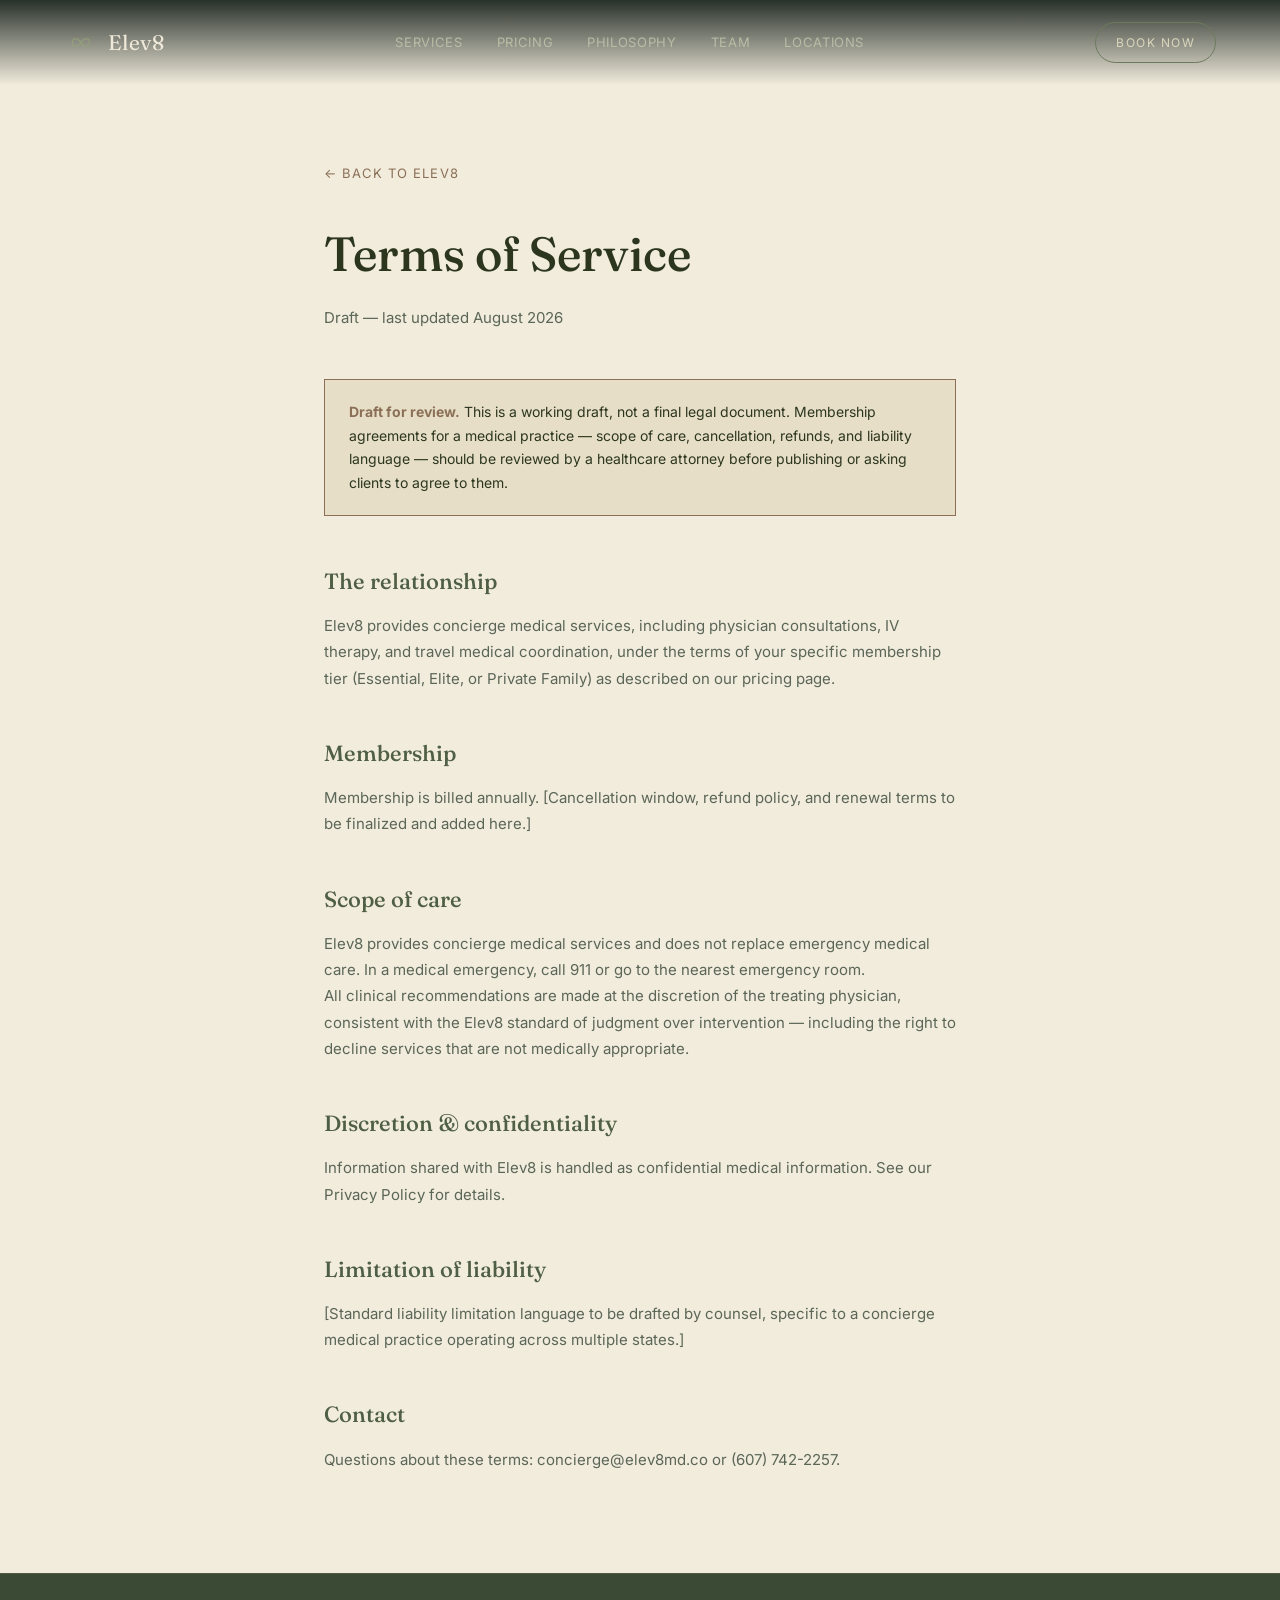
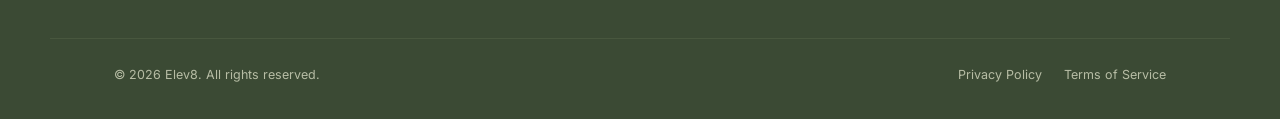
<file: terms.html>
<!DOCTYPE html>
<html lang="en">
<head>
<meta charset="UTF-8" />
<meta name="viewport" content="width=device-width, initial-scale=1.0" />
<title>Terms of Service — Elev8</title>
<meta name="robots" content="noindex, follow" />
<link rel="icon" type="image/svg+xml" href="data:image/svg+xml,%3Csvg xmlns='http://www.w3.org/2000/svg' viewBox='0 0 200 100'%3E%3Crect width='200' height='100' fill='%233B4A34'/%3E%3Cpath d='M50,50 C50,20 80,20 100,50 C120,80 150,80 150,50 C150,20 120,20 100,50 C80,80 50,80 50,50 Z' fill='none' stroke='%2392A178' stroke-width='9' stroke-linecap='round'/%3E%3C/svg%3E" />
<link rel="preconnect" href="https://fonts.googleapis.com">
<link rel="preconnect" href="https://fonts.gstatic.com" crossorigin>
<link href="https://fonts.googleapis.com/css2?family=Fraunces:ital,opsz,wght@0,9..144,400;0,9..144,500;0,9..144,600;1,9..144,400;1,9..144,500&family=Inter:wght@400;500;600&display=swap" rel="stylesheet">
<link rel="stylesheet" href="styles.css">
<style>
  .legal { padding: 160px 0 100px; }
  .legal__notice {
    background: var(--sand-dim);
    border: 1px solid var(--clay);
    padding: 20px 24px;
    margin-bottom: 48px;
    font-size: 14px;
    line-height: 1.7;
    color: var(--ink-text);
  }
  .legal__notice strong { color: var(--clay); }
  .legal h1 {
    font-family: var(--font-display);
    font-weight: 500;
    font-size: clamp(32px, 4.5vw, 48px);
    margin-bottom: 12px;
  }
  .legal__updated { font-size: 13px; color: var(--ink-text-mute); margin-bottom: 48px; }
  .legal h2 {
    font-family: var(--font-display);
    font-weight: 500;
    font-size: 22px;
    margin-top: 44px;
    margin-bottom: 14px;
    color: var(--moss);
  }
  .legal p, .legal li { font-size: 15px; line-height: 1.75; color: var(--ink-text-mute); }
  .legal ul { padding-left: 22px; list-style: disc; display: flex; flex-direction: column; gap: 8px; }
  .legal a.back { display: inline-block; margin-bottom: 32px; font-size: 13px; letter-spacing: .08em; text-transform: uppercase; color: var(--clay); }
</style>
</head>
<body>

<nav class="nav" id="nav">
  <a href="index.html#top" class="nav__logo">
    <span class="mark"><svg viewBox="0 0 200 100" width="34" height="17"><path d="M50,50 C50,20 80,20 100,50 C120,80 150,80 150,50 C150,20 120,20 100,50 C80,80 50,80 50,50 Z"/></svg></span>
    Elev8
  </a>
  <div class="nav__links">
    <a href="index.html#services">Services</a>
    <a href="index.html#pricing">Pricing</a>
    <a href="index.html#philosophy">Philosophy</a>
    <a href="index.html#team">Team</a>
    <a href="index.html#locations">Locations</a>
  </div>
  <a href="index.html#book" class="nav__cta">Book Now</a>
</nav>

<main class="section--sand legal">
  <div class="wrap" style="max-width:760px;">
    <a href="index.html" class="back">&larr; Back to Elev8</a>
    <h1>Terms of Service</h1>
    <p class="legal__updated">Draft — last updated August 2026</p>

    <div class="legal__notice">
      <strong>Draft for review.</strong> This is a working draft, not a final legal document. Membership agreements for a medical practice — scope of care, cancellation, refunds, and liability language — should be reviewed by a healthcare attorney before publishing or asking clients to agree to them.
    </div>

    <h2>The relationship</h2>
    <p>Elev8 provides concierge medical services, including physician consultations, IV therapy, and travel medical coordination, under the terms of your specific membership tier (Essential, Elite, or Private Family) as described on our <a href="index.html#pricing">pricing page</a>.</p>

    <h2>Membership</h2>
    <p>Membership is billed annually. [Cancellation window, refund policy, and renewal terms to be finalized and added here.]</p>

    <h2>Scope of care</h2>
    <p>Elev8 provides concierge medical services and does not replace emergency medical care. In a medical emergency, call 911 or go to the nearest emergency room.</p>
    <p>All clinical recommendations are made at the discretion of the treating physician, consistent with the Elev8 standard of judgment over intervention — including the right to decline services that are not medically appropriate.</p>

    <h2>Discretion &amp; confidentiality</h2>
    <p>Information shared with Elev8 is handled as confidential medical information. See our <a href="privacy.html">Privacy Policy</a> for details.</p>

    <h2>Limitation of liability</h2>
    <p>[Standard liability limitation language to be drafted by counsel, specific to a concierge medical practice operating across multiple states.]</p>

    <h2>Contact</h2>
    <p>Questions about these terms: <a href="mailto:concierge@elev8md.co">concierge@elev8md.co</a> or (607) 742-2257.</p>
  </div>
</main>

<footer class="footer">
  <div class="wrap footer__bottom">
    <span>&copy; 2026 Elev8. All rights reserved.</span>
    <div class="footer__legal">
      <a href="privacy.html">Privacy Policy</a>
      <a href="terms.html">Terms of Service</a>
    </div>
  </div>
</footer>

</body>
</html>
</file>
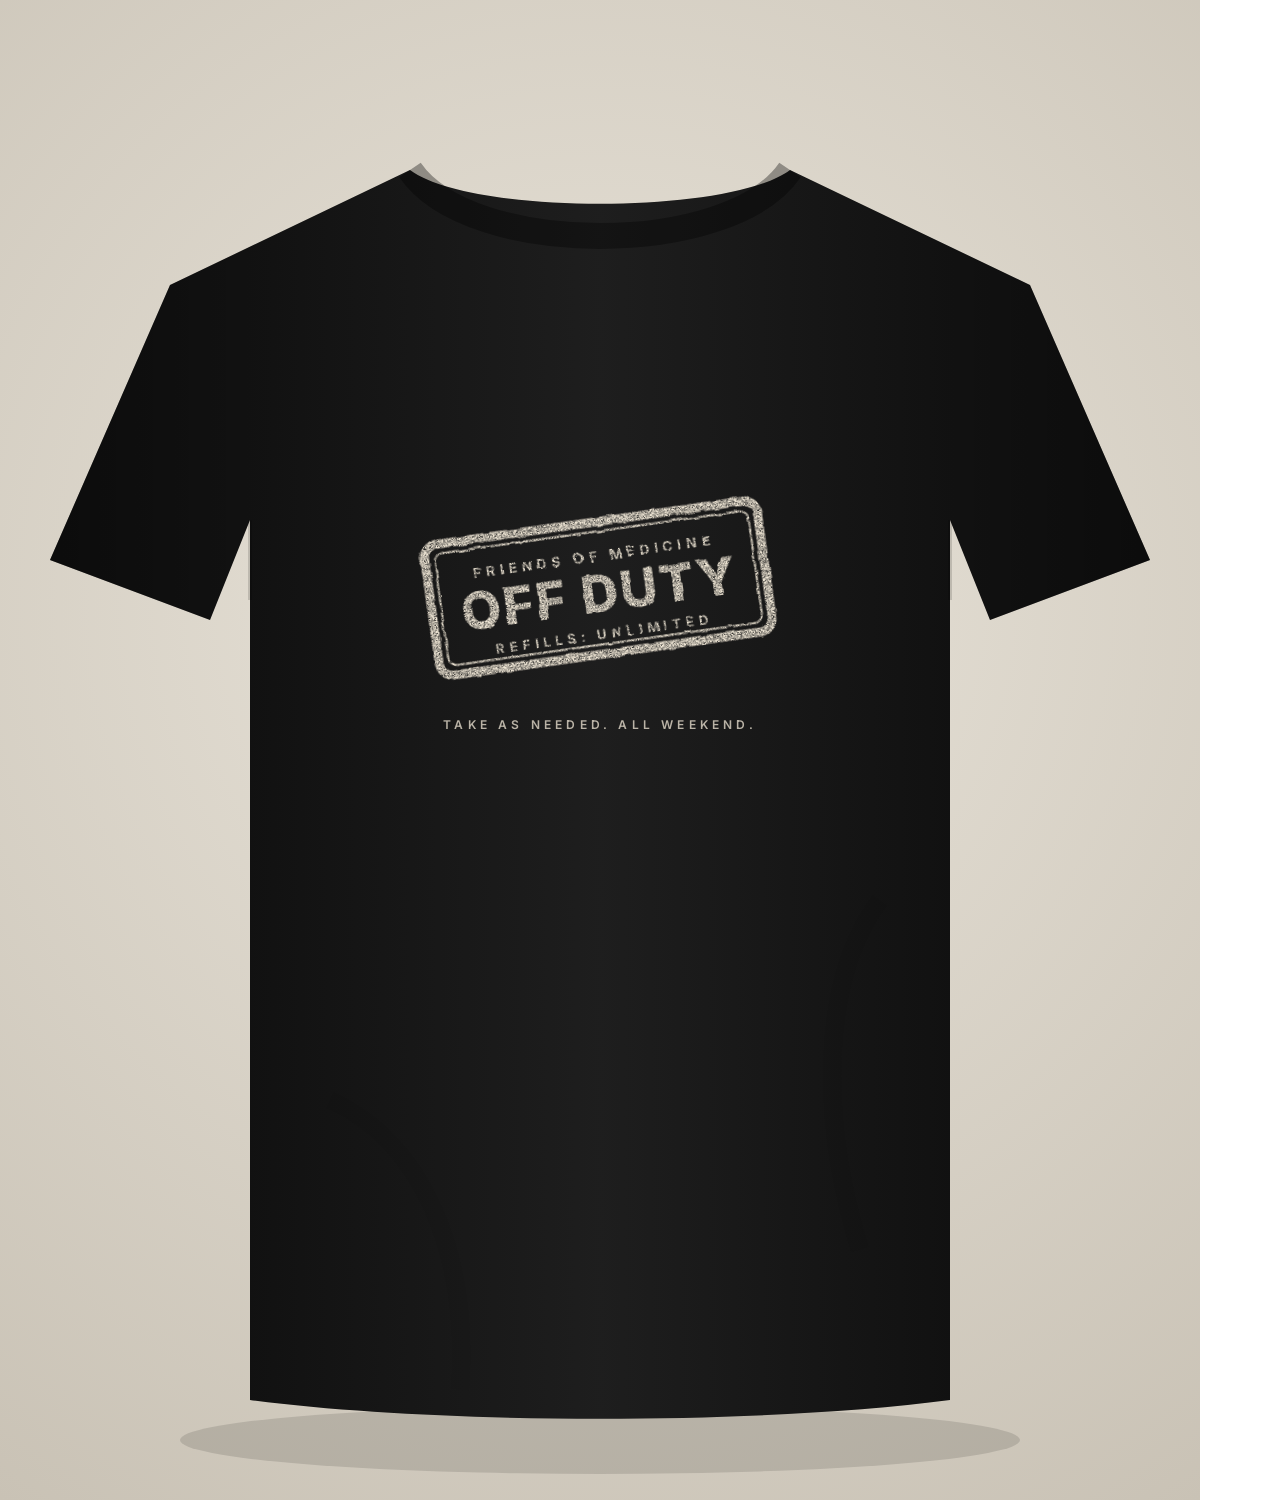
<file: social/merch/merch.html>
<!doctype html>
<html>
<head>
<meta charset="utf-8">
<style>
  @font-face { font-family: 'Cormorant'; font-weight: 300 700; src: url(../stories/weekly/fonts/cormorant.woff2) format('woff2'); }
  @font-face { font-family: 'Cormorant'; font-style: italic; font-weight: 300 700; src: url(../stories/weekly/fonts/cormorant-italic.woff2) format('woff2'); }
  @font-face { font-family: 'Inter'; font-weight: 100 900; src: url(../stories/trusted-partner/fonts/inter.woff2) format('woff2'); }
  html, body { margin: 0; padding: 0; background: transparent; }
  #stage { position: relative; overflow: hidden; }
  svg text { font-kerning: normal; }
  .serif { font-family: 'Cormorant'; font-weight: 500; }
  .ital { font-family: 'Cormorant'; font-style: italic; font-weight: 500; }
  .sans { font-family: 'Inter'; }

  /* Lookbook */
  .lb { width: 2400px; background: #0a0a0a; color: #efe6d5; padding: 120px 110px 140px; box-sizing: border-box; }
  .lb h1 { margin: 0; font-family: 'Cormorant'; font-weight: 500; font-size: 150px; line-height: 0.9; }
  .lb h1 em { color: #3fa597; }
  .lb .kick { font-family: 'Inter'; font-size: 26px; letter-spacing: 0.34em; color: #3fa597; margin-bottom: 30px; }
  .lb .grid { margin-top: 90px; display: grid; grid-template-columns: repeat(4, 1fr); gap: 34px; }
  .lb .card { background: #161616; border-radius: 22px; overflow: hidden; }
  .lb .card img { width: 100%; display: block; }
  .lb .card div { padding: 22px 26px 28px; }
  .lb .card b { display: block; font-family: 'Cormorant'; font-weight: 600; font-size: 40px; }
  .lb .card span { font-family: 'Inter'; font-size: 19px; letter-spacing: 0.12em; color: rgba(239,230,213,0.7); }
  .lb .foot { margin-top: 80px; font-family: 'Inter'; font-size: 22px; letter-spacing: 0.3em; color: rgba(239,230,213,0.6); }
</style>
</head>
<body>
<div id="stage"></div>
<script>
  const params = new URLSearchParams(location.search);
  const ITEM = params.get('item') || 'offduty_tee';
  const MODE = params.get('mode') || 'mock';   // print | mock | lookbook
  const stage = document.getElementById('stage');

  const C = { cream: '#efe6d5', ink: '#0a1513', teal: '#1f6e66', glow: '#3fa597' };

  // Rough stamp texture: knocks small specks out of the ink so it reads as a real stamp.
  const ROUGH = `<filter id="rough" x="-5%" y="-5%" width="110%" height="110%">
      <feTurbulence type="fractalNoise" baseFrequency="0.55" numOctaves="2" seed="3" result="n"/>
      <feColorMatrix in="n" type="matrix" values="0 0 0 0 0  0 0 0 0 0  0 0 0 0 0  0 0 0 -2.2 1.8" result="m"/>
      <feTurbulence type="fractalNoise" baseFrequency="0.02" numOctaves="2" seed="8" result="w"/>
      <feDisplacementMap in="SourceGraphic" in2="w" scale="10" result="d"/>
      <feComposite in="d" in2="m" operator="in"/></filter>`;

  // Artwork, each in its own print area (CSS px; rendered at a scale factor for print).
  const ART = {
    offduty: { w: 1500, h: 1800, svg: ink => `<defs>${ROUGH}</defs>
      <g filter="url(#rough)" transform="rotate(-8 750 900)" fill="${ink}" stroke="${ink}">
        <rect x="190" y="640" width="1120" height="440" rx="44" fill="none" stroke-width="30"/>
        <rect x="222" y="672" width="1056" height="376" rx="28" fill="none" stroke-width="7"/>
        <text x="750" y="770" text-anchor="middle" class="sans" font-weight="700" font-size="46" letter-spacing="16" stroke="none">FRIENDS OF MEDICINE</text>
        <text x="752" y="940" text-anchor="middle" class="sans" font-weight="800" font-size="172" letter-spacing="8" stroke="none">OFF DUTY</text>
        <text x="750" y="1030" text-anchor="middle" class="sans" font-weight="700" font-size="44" letter-spacing="16" stroke="none">REFILLS: UNLIMITED</text>
      </g>
      <text x="750" y="1330" text-anchor="middle" class="sans" font-weight="600" font-size="40" letter-spacing="14" fill="${ink}" opacity="0.75">TAKE AS NEEDED. ALL WEEKEND.</text>` },

    offduty_cap: { w: 1200, h: 500, svg: ink => `
      <g fill="${ink}" stroke="${ink}">
        <rect x="90" y="70" width="1020" height="360" rx="40" fill="none" stroke-width="24"/>
        <text x="604" y="312" text-anchor="middle" class="sans" font-weight="800" font-size="168" letter-spacing="10" stroke="none">OFF DUTY</text>
      </g>` },

    orders: { w: 1500, h: 1800, svg: ink => `
      <text x="750" y="620" text-anchor="middle" class="ital" font-size="170" fill="${ink}">Doctor’s orders:</text>
      <text x="740" y="1010" text-anchor="middle" class="serif" font-size="430" fill="${ink}" letter-spacing="-6">Unwind<tspan fill="${C.glow}">.</tspan></text>
      <text x="750" y="1230" text-anchor="middle" class="serif" font-weight="600" font-size="130" fill="${C.glow}">℞</text>
      <text x="750" y="1330" text-anchor="middle" class="sans" font-weight="600" font-size="44" letter-spacing="18" fill="${ink}">FRIENDS OF MEDICINE</text>` },

    tour: { w: 1500, h: 1800, svg: ink => {
      const days = [['MON', 'TO-DO LIST'], ['TUE', 'TECH TUESDAY'], ['WED', 'WELLNESS WEDNESDAY'], ['THU', 'UNWIND THURSDAY'],
                    ['FRI', 'FOUNDERS FRIDAY'], ['SAT', 'OFF-CALL'], ['SUN', 'RESET']];
      return `
      <text x="750" y="210" text-anchor="middle" class="sans" font-weight="700" font-size="62" letter-spacing="22" fill="${ink}">FRIENDS OF MEDICINE</text>
      <text x="750" y="520" text-anchor="middle" class="ital" font-size="330" fill="${C.glow}">The Week</text>
      <text x="780" y="660" text-anchor="middle" class="sans" font-weight="800" font-size="120" letter-spacing="64" fill="${ink}">TOUR</text>
      ${days.map(([d, n], i) => { const y = 860 + i * 110; return `
        <line x1="230" x2="1270" y1="${y - 72}" y2="${y - 72}" stroke="${ink}" stroke-opacity="0.22" stroke-width="3"/>
        <text x="260" y="${y}" class="sans" font-weight="700" font-size="44" letter-spacing="8" fill="${C.glow}">${d}</text>
        <text x="440" y="${y}" class="sans" font-weight="800" font-size="62" letter-spacing="4" fill="${ink}">${n}</text>`; }).join('')}
      <line x1="230" x2="1270" y1="1558" y2="1558" stroke="${ink}" stroke-opacity="0.22" stroke-width="3"/>
      <text x="750" y="1660" text-anchor="middle" class="sans" font-weight="700" font-size="44" letter-spacing="14" fill="${C.glow}">MIAMI • FT. LAUDERDALE • DALLAS</text>
      <text x="750" y="1740" text-anchor="middle" class="sans" font-weight="500" font-size="32" letter-spacing="12" fill="${ink}" opacity="0.7">WHERE PROXIMITY CREATES OPPORTUNITY</text>`; } },

    tour_front: { w: 1500, h: 1800, svg: ink => `
      <text x="1050" y="330" text-anchor="middle" class="ital" font-size="120" fill="${C.glow}">The Week</text>
      <text x="1050" y="410" text-anchor="middle" class="sans" font-weight="800" font-size="50" letter-spacing="26" fill="${ink}">TOUR</text>` },

    human: { w: 1500, h: 1800, svg: ink => `
      <text x="750" y="720" text-anchor="middle" class="ital" font-size="270" fill="${ink}">We’re</text>
      <text x="750" y="1080" text-anchor="middle" class="ital" font-weight="600" font-size="430" fill="${C.teal}">human</text>
      <text x="750" y="1320" text-anchor="middle" class="ital" font-size="270" fill="${ink}">too.</text>
      <text x="750" y="1500" text-anchor="middle" class="sans" font-weight="600" font-size="42" letter-spacing="18" fill="${C.teal}">FRIENDS OF MEDICINE</text>` },

    proximity: { w: 1500, h: 1500, svg: ink => `<defs>
        <filter id="wc"><feTurbulence type="fractalNoise" baseFrequency="0.008" numOctaves="3" seed="4"/><feDisplacementMap in="SourceGraphic" scale="80"/></filter>
        <radialGradient id="tg" cx="40%" cy="40%"><stop offset="0" stop-color="#2a8378"/><stop offset="1" stop-color="#16564f"/></radialGradient></defs>
      <circle cx="1220" cy="270" r="210" fill="url(#tg)" filter="url(#wc)"/>
      <text x="170" y="520" class="serif" font-size="236" fill="${ink}">Where</text>
      <text x="170" y="745" class="ital" font-size="236" fill="${C.teal}">Proximity</text>
      <text x="170" y="970" class="serif" font-size="236" fill="${ink}">Creates</text>
      <text x="170" y="1195" class="ital" font-size="236" fill="${C.teal}">Opportunity</text>
      <text x="176" y="1360" class="sans" font-weight="600" font-size="44" letter-spacing="18" fill="${ink}">FRIENDS OF MEDICINE</text>` },

    water: { w: 2000, h: 800, svg: ink => `
      <text x="110" y="330" class="serif" font-size="160" fill="${ink}">Drink more water</text>
      <text x="110" y="510" class="ital" font-size="160" fill="${C.teal}">than coffee.</text>
      <text x="116" y="640" class="sans" font-weight="600" font-size="30" letter-spacing="9" fill="${ink}" opacity="0.8">DOCTOR’S ORDERS • FRIENDS OF MEDICINE</text>
      <text x="1530" y="560" text-anchor="middle" class="serif" font-weight="600" font-size="420" fill="${C.teal}">℞</text>
      <text x="1530" y="660" text-anchor="middle" class="sans" font-weight="600" font-size="34" letter-spacing="12" fill="${ink}" opacity="0.8">REFILLS: UNLIMITED</text>` },
  };

  // Products: which art, which ink, which blank and colour.
  const ITEMS = {
    offduty_tee:   { name: 'OFF DUTY Tee', sub: 'CREAM ON BLACK', blank: 'tee', color: '#121212', art: 'offduty', ink: C.cream },
    offduty_cap:   { name: 'OFF DUTY Dad Hat', sub: 'EMBROIDERED, BLACK', blank: 'cap', color: '#141414', art: 'offduty_cap', ink: C.cream },
    orders_hoodie: { name: 'Doctor’s Orders Hoodie', sub: 'CREAM ON BLACK', blank: 'hoodie', color: '#111312', art: 'orders', ink: C.cream },
    tour_tee:      { name: 'The Week Tour Tee', sub: 'BACK PRINT, BLACK', blank: 'tee_back', color: '#121212', art: 'tour', ink: C.cream },
    human_tee:     { name: 'We’re Human Too Tee', sub: 'INK ON CREAM', blank: 'tee', color: '#ece2cf', art: 'human', ink: C.ink },
    proximity_tote:{ name: 'Proximity Tote', sub: 'NATURAL CANVAS', blank: 'tote', color: '#e6dbc4', art: 'proximity', ink: C.ink },
    water_mug:     { name: 'Water Over Coffee Mug', sub: '11 OZ, WHITE', blank: 'mug', color: '#f6f4ef', art: 'water', ink: C.ink },
  };

  const artSvg = (key, ink, w, h) => `<svg xmlns="http://www.w3.org/2000/svg" viewBox="0 0 ${ART[key].w} ${ART[key].h}" width="${w}" height="${h}">${ART[key].svg(ink)}</svg>`;

  // Blank garments drawn as flat mockups on a 1200x1500 canvas.
  function shade(id, color) {
    return `<linearGradient id="${id}" x1="0" y1="0" x2="1" y2="0">
      <stop offset="0" stop-color="#000" stop-opacity="0.35"/><stop offset="0.18" stop-color="#000" stop-opacity="0.05"/>
      <stop offset="0.5" stop-color="#fff" stop-opacity="0.05"/><stop offset="0.82" stop-color="#000" stop-opacity="0.05"/>
      <stop offset="1" stop-color="#000" stop-opacity="0.35"/></linearGradient>`;
  }
  const BLANKS = {
    tee: (c, back) => {
      const body = 'M410 170 C470 215 730 215 790 170 L1030 285 L1150 560 L990 620 L950 520 L950 1400 C760 1425 440 1425 250 1400 L250 520 L210 620 L50 560 L170 285 Z';
      const collar = back ? 'M410 170 C470 200 730 200 790 170' : 'M410 170 C470 258 730 258 790 170';
      return `<defs>${shade('sh', c)}</defs>
        <path d="${body}" fill="${c}"/><path d="${body}" fill="url(#sh)"/>
        <path d="${collar}" fill="none" stroke="#000" stroke-opacity="0.35" stroke-width="26"/>
        <path d="M250 520 L250 600 M950 520 L950 600" stroke="#000" stroke-opacity="0.15" stroke-width="4"/>
        <path d="M330 1100 C420 1140 470 1250 460 1390 M880 900 C820 980 820 1120 860 1250" fill="none" stroke="#000" stroke-opacity="0.035" stroke-width="18"/>`;
    },
    hoodie: c => {
      const body = 'M400 240 C470 290 730 290 800 240 L1010 330 L1140 1190 L1010 1220 L950 650 L950 1360 C760 1395 440 1395 250 1360 L250 650 L190 1220 L60 1190 L190 330 Z';
      return `<defs>${shade('sh', c)}</defs>
        <path d="M360 300 C320 10 880 10 840 300 Z" fill="${c}"/><path d="M360 300 C320 10 880 10 840 300 Z" fill="#000" opacity="0.18"/>
        <path d="M450 285 C440 120 760 120 750 285 Z" fill="#000" opacity="0.5"/>
        <path d="${body}" fill="${c}"/><path d="${body}" fill="url(#sh)"/>
        <path d="M250 1360 L250 1430 C440 1462 760 1462 950 1430 L950 1360" fill="${c}"/><path d="M250 1360 L250 1430 C440 1462 760 1462 950 1430 L950 1360" fill="#000" opacity="0.2"/>
        <path d="M1140 1190 L1150 1260 L1020 1290 L1010 1220 Z M60 1190 L50 1260 L180 1290 L190 1220 Z" fill="#000" opacity="0.3"/>
        <path d="M420 250 C470 330 730 330 780 250" fill="none" stroke="#000" stroke-opacity="0.4" stroke-width="22"/>
        <path d="M380 1000 L820 1000 L880 1300 L320 1300 Z" fill="none" stroke="#000" stroke-opacity="0.3" stroke-width="6"/>
        <path d="M560 318 L548 470 M640 318 L652 470" stroke="#d9d2c4" stroke-width="9" stroke-linecap="round"/>
        <circle cx="548" cy="478" r="8" fill="#d9d2c4"/><circle cx="652" cy="478" r="8" fill="#d9d2c4"/>`;
    },
    cap: c => `<defs><radialGradient id="cs" cx="45%" cy="35%" r="70%"><stop offset="0" stop-color="#fff" stop-opacity="0.1"/><stop offset="1" stop-color="#000" stop-opacity="0.45"/></radialGradient></defs>
        <path d="M250 900 C230 430 970 430 950 900 Z" fill="${c}"/><path d="M250 900 C230 430 970 430 950 900 Z" fill="url(#cs)"/>
        <path d="M600 480 L600 900 M445 585 C412 690 404 800 406 900 M755 585 C788 690 796 800 794 900" fill="none" stroke="#000" stroke-opacity="0.35" stroke-width="5"/>
        <circle cx="600" cy="472" r="16" fill="${c}" stroke="#000" stroke-opacity="0.4" stroke-width="4"/>
        <path d="M215 950 C380 1010 820 1010 985 950 C960 1040 860 1085 600 1088 C340 1085 240 1040 215 950 Z" fill="#000" opacity="0.75"/>
        <path d="M200 905 C380 870 820 870 1000 905 C990 975 880 1022 600 1026 C320 1022 210 975 200 905 Z" fill="${c}"/>
        <path d="M200 905 C380 870 820 870 1000 905 C990 975 880 1022 600 1026 C320 1022 210 975 200 905 Z" fill="#fff" opacity="0.06"/>
        <path d="M235 925 C400 895 800 895 965 925" fill="none" stroke="#fff" stroke-opacity="0.18" stroke-width="3" stroke-dasharray="10 9"/>`,
    tote: c => `<defs>${shade('sh', c)}</defs>
        <path d="M400 470 C400 150 560 150 560 470 M640 470 C640 150 800 150 800 470" fill="none" stroke="${c}" stroke-width="40"/>
        <path d="M400 470 C400 150 560 150 560 470 M640 470 C640 150 800 150 800 470" fill="none" stroke="#000" stroke-opacity="0.18" stroke-width="40"/>
        <rect x="230" y="450" width="740" height="920" rx="8" fill="${c}"/><rect x="230" y="450" width="740" height="920" rx="8" fill="url(#sh)"/>
        <rect x="230" y="450" width="740" height="40" fill="#000" opacity="0.08"/>`,
    mug: c => `<defs><linearGradient id="ms" x1="0" x2="1"><stop offset="0" stop-color="#000" stop-opacity="0.25"/><stop offset="0.3" stop-color="#fff" stop-opacity="0.15"/><stop offset="0.7" stop-color="#000" stop-opacity="0.02"/><stop offset="1" stop-color="#000" stop-opacity="0.3"/></linearGradient>
        <clipPath id="mugclip"><path d="M300 520 L900 520 L900 1120 C900 1170 860 1200 800 1200 L400 1200 C340 1200 300 1170 300 1120 Z"/></clipPath></defs>
        <path d="M900 640 C1080 640 1080 1000 900 1000" fill="none" stroke="${c}" stroke-width="56"/>
        <path d="M900 640 C1080 640 1080 1000 900 1000" fill="none" stroke="#000" stroke-opacity="0.15" stroke-width="56"/>
        <path d="M300 520 L900 520 L900 1120 C900 1170 860 1200 800 1200 L400 1200 C340 1200 300 1170 300 1120 Z" fill="${c}"/>
        <ellipse cx="600" cy="520" rx="300" ry="44" fill="#e9e5dc"/><ellipse cx="600" cy="524" rx="272" ry="34" fill="#3a2a1e"/>`,
  };

  // Where each blank's artwork sits on the 1200x1500 mockup.
  const PLACE = {
    tee: [375, 330, 450], tee_back: [310, 290, 580], hoodie: [400, 400, 400], cap: [420, 660, 360], tote: [300, 560, 600], mug: [325, 690, 880],
  };

  if (MODE === 'print') {
    const it = ITEMS[ITEM], a = ART[it.art];
    stage.style.width = `${a.w}px`; stage.style.height = `${a.h}px`;
    stage.innerHTML = artSvg(it.art, it.ink, a.w, a.h);
  } else if (MODE === 'mock') {
    const it = ITEMS[ITEM], a = ART[it.art], [x, y, w] = PLACE[it.blank];
    const h = w * a.h / a.w;
    const light = ['#ece2cf', '#e6dbc4', '#f6f4ef'].includes(it.color);
    stage.style.width = '1200px'; stage.style.height = '1500px';
    stage.style.background = light ? 'radial-gradient(circle at 50% 40%, #d9d4cb, #b9b2a6)' : 'radial-gradient(circle at 50% 40%, #e9e4da, #c9c2b5)';
    const blank = it.blank === 'tee_back' ? BLANKS.tee(it.color, true) : BLANKS[it.blank](it.color);
    const artEl = `<g${it.blank === 'mug' ? ' clip-path="url(#mugclip)"' : ''}><svg x="${x}" y="${y}" width="${w}" height="${h}" viewBox="0 0 ${a.w} ${a.h}">${a.svg(it.ink)}</svg></g>`;
    // The mug shows the front half of its wrap; the rest is on the far side.
    stage.innerHTML = `<svg viewBox="0 0 1200 1500" width="1200" height="1500">
      <ellipse cx="600" cy="1440" rx="420" ry="34" fill="#000" opacity="0.12"/>
      ${blank}${artEl}
      ${it.blank === 'cap' ? '<path d="M250 860 C250 440 950 440 950 860 Z" fill="url(#cs)" opacity="0.4"/>' : ''}</svg>`;
  } else {
    stage.innerHTML = `<div class="lb">
      <div class="kick">FRIENDS OF MEDICINE • MERCH</div>
      <h1>Drop <em>01</em></h1>
      <div class="grid">${Object.entries(ITEMS).map(([k, it]) => `<div class="card"><img src="${params.get('dir') || 'mockups'}/${k}.png"><div><b>${it.name}</b><span>${it.sub}</span></div></div>`).join('')}</div>
      <div class="foot">WHERE PROXIMITY CREATES OPPORTUNITY</div></div>`;
  }
  window.render = () => {};
</script>
</body>
</html>
</file>
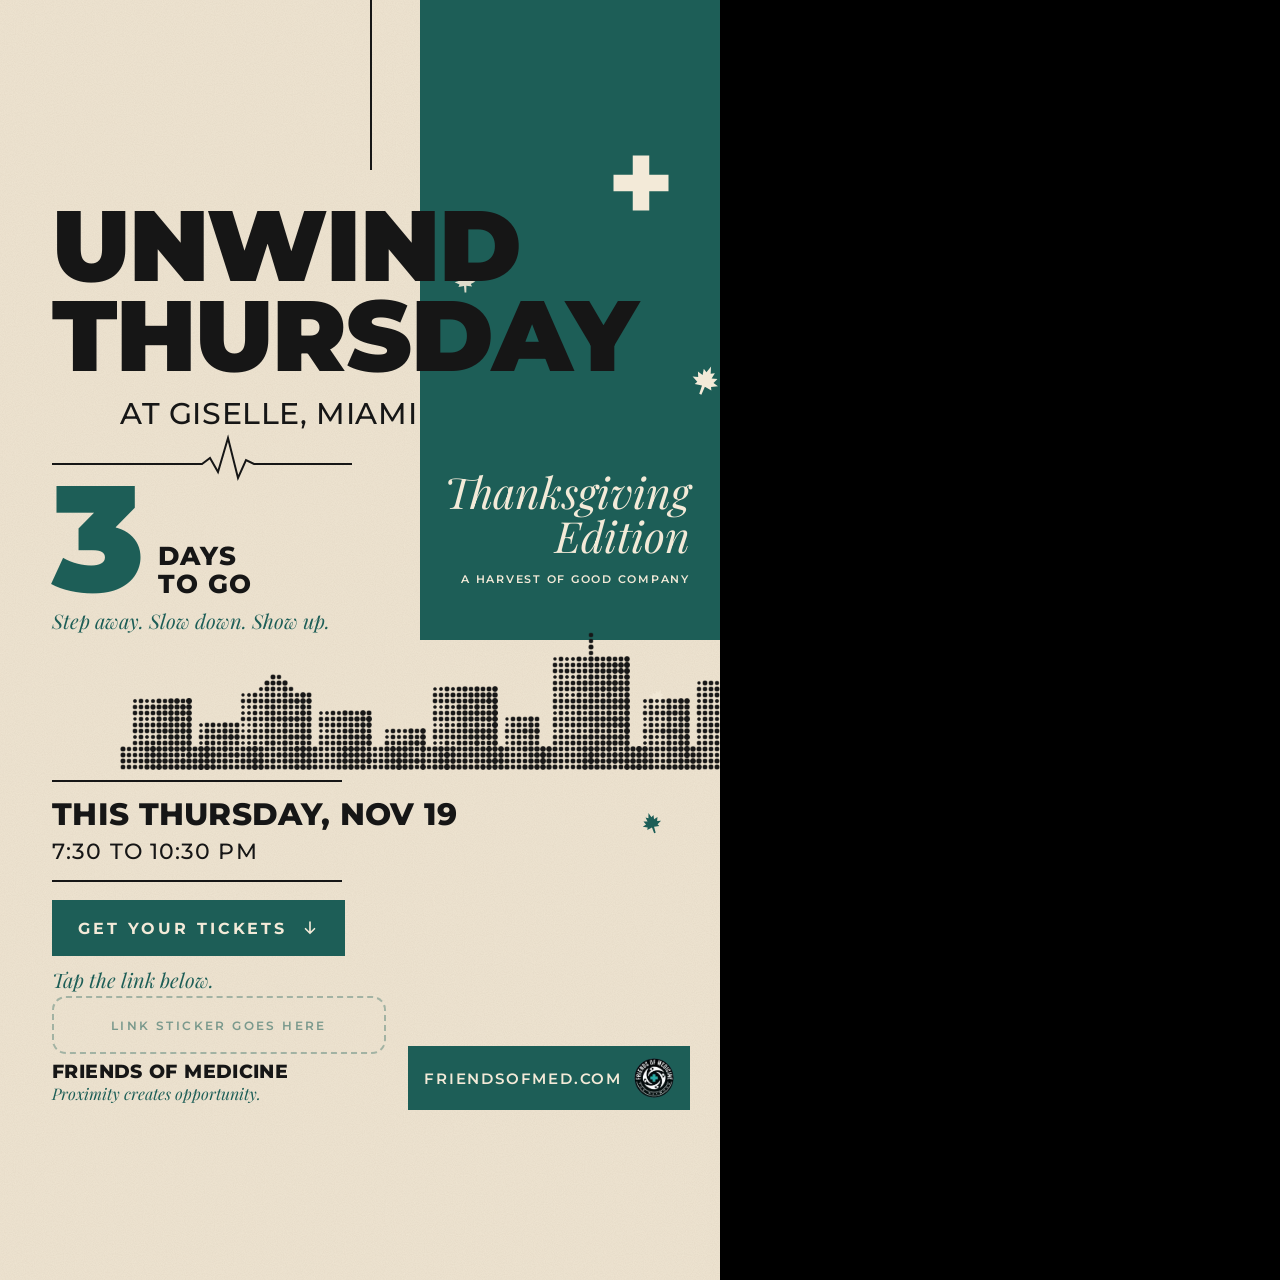
<file: social/stories/event-thanksgiving/event.html>
<!doctype html>
<html>
<head>
<meta charset="utf-8">
<style>
  @font-face { font-family: 'Montserrat'; font-weight: 100 900; src: url(fonts/montserrat.woff2) format('woff2'); }
  @font-face { font-family: 'Playfair'; font-style: italic; font-weight: 400 900; src: url(fonts/playfair.woff2) format('woff2'); }

  /* Palette sampled from the final Thanksgiving Edition flyer. */
  :root { --paper: #efe5d2; --ink: #161616; --teal: #1d5e57; --cream: #f3ead8; }
  html, body { margin: 0; padding: 0; background: #000; }
  #stage { position: relative; width: 720px; height: 1280px; overflow: hidden; background: var(--paper); color: var(--ink);
           font-family: 'Montserrat'; }
  .inv { --paper: #111312; --ink: #f3ead8; }
  .inv #grain { mix-blend-mode: screen; opacity: 0.12; }
  .inv #hero .big em, .inv #hero .note, .inv #ctanote, .inv #brand span { color: #5cc4b4; }
  .inv #info .h, .inv #info .r span { color: #5cc4b4; }
  .inv #info .r { border-bottom-color: rgba(243,234,216,0.18); }
  #grain { position: absolute; inset: 0; opacity: 0.35; mix-blend-mode: multiply; pointer-events: none; }

  .abs { position: absolute; }
  #vline { left: 370px; top: 0; width: 2px; height: 170px; background: var(--ink); transform-origin: top; }
  #panel { left: 420px; top: 0; width: 300px; height: 640px; background: var(--teal); transform-origin: top right; }
  #plus { right: 46px; top: 150px; width: 66px; height: 66px; }
  .leaf { width: 28px; height: 28px; }

  #title { left: 52px; top: 200px; font-weight: 900; font-size: 100px; line-height: 0.9; letter-spacing: -0.01em; }
  #title span { display: block; overflow: clip; overflow-clip-margin: 10px; }
  #title span i { display: inline-block; font-style: normal; }
  #where { left: 120px; top: 395px; font-weight: 500; font-size: 30px; letter-spacing: 0.02em; }
  #ecg { left: 52px; top: 438px; overflow: visible; }

  #edition { right: 30px; top: 470px; text-align: right; color: var(--cream); }
  #edition .t { font-family: 'Playfair'; font-style: italic; font-size: 43px; line-height: 1.02; }
  #edition .s { margin-top: 14px; font-weight: 600; font-size: 11px; letter-spacing: 0.16em; }

  /* The changing message for each story sits in the left column under the heartbeat line. */
  #hero { left: 52px; top: 478px; width: 350px; }
  #hero .big { font-weight: 900; font-size: 48px; line-height: 0.95; letter-spacing: -0.01em; }
  #hero .big em { font-style: normal; color: var(--teal); }
  #hero .num { font-weight: 900; font-size: 150px; line-height: 0.8; color: var(--teal); }
  #hero .lbl { font-weight: 800; font-size: 26px; line-height: 1.05; letter-spacing: 0.04em; }
  #hero .note { margin-top: 10px; font-family: 'Playfair'; font-style: italic; font-size: 20px; line-height: 1.25; color: var(--teal); }

  #sky { left: 0; top: 610px; }
  #info { left: 52px; top: 648px; width: 616px; display: none; }
  #info .h { font-weight: 800; font-size: 14px; letter-spacing: 0.2em; color: var(--teal); padding-bottom: 6px; border-bottom: 2px solid var(--ink); }
  #info .r { display: flex; gap: 12px; align-items: baseline; padding: 5px 0; border-bottom: 1px solid rgba(22,22,22,0.18); font-weight: 600; font-size: 17px; }
  #info .r span { font-weight: 800; font-size: 12px; letter-spacing: 0.14em; color: var(--teal); width: 92px; flex: none; }

  .rule { left: 52px; width: 290px; height: 2px; background: var(--ink); transform-origin: left; }
  #date { left: 52px; top: 795px; font-weight: 800; font-size: 31px; letter-spacing: 0.01em; }
  #time { left: 52px; top: 838px; font-weight: 500; font-size: 22px; letter-spacing: 0.05em; }

  #cta { left: 52px; top: 900px; display: inline-flex; align-items: center; gap: 14px; height: 56px; padding: 0 26px;
         background: var(--teal); color: var(--cream); font-weight: 700; font-size: 16px; letter-spacing: 0.18em; white-space: nowrap; }
  #ctanote { left: 52px; top: 966px; font-family: 'Playfair'; font-style: italic; font-size: 20px; color: var(--teal); }
  #sticker { left: 52px; top: 996px; width: 330px; height: 54px; border: 2px dashed rgba(29,94,87,0.35); border-radius: 14px; }
  #sticker span { position: absolute; inset: 0; display: flex; align-items: center; justify-content: center;
                  font-weight: 600; font-size: 12px; letter-spacing: 0.2em; color: rgba(29,94,87,0.55); }

  #brand { left: 52px; top: 1060px; }
  #brand b { display: block; font-weight: 800; font-size: 19px; letter-spacing: 0.02em; }
  #brand span { font-family: 'Playfair'; font-style: italic; font-size: 16px; color: var(--teal); }
  #site { right: 30px; top: 1046px; display: flex; align-items: center; gap: 12px; padding: 12px 16px; background: var(--teal); color: var(--cream);
          font-weight: 600; font-size: 15px; letter-spacing: 0.12em; }
  #site img { width: 40px; height: 40px; border-radius: 50%; }
</style>
</head>
<body>
<div id="stage">
  <svg id="grain" width="720" height="1280"><filter id="g"><feTurbulence type="fractalNoise" baseFrequency="0.9" numOctaves="2" seed="5"/><feColorMatrix values="0 0 0 0 0.45  0 0 0 0 0.4  0 0 0 0 0.33  0 0 0 0.35 0"/></filter><rect width="720" height="1280" filter="url(#g)"/></svg>
  <div id="vline" class="abs"></div>
  <div id="panel" class="abs"></div>
  <svg id="plus" class="abs" viewBox="0 0 24 24"><path d="M9 2h6v7h7v6h-7v7H9v-7H2V9h7z" fill="#f3ead8"/></svg>
  <div id="leaves"></div>

  <div id="title" class="abs"><span><i>UNWIND</i></span><span><i>THURSDAY</i></span></div>
  <div id="where" class="abs">AT GISELLE, MIAMI</div>
  <svg id="ecg" class="abs" width="300" height="40"><path id="ecgp" d="M0 26 H150 L158 20 L166 34 L176 0 L186 40 L194 22 L202 26 H300" fill="none" style="stroke: var(--ink)" stroke-width="2"/></svg>

  <div id="edition" class="abs"><div class="t">Thanksgiving<br>Edition</div><div class="s">A HARVEST OF GOOD COMPANY</div></div>
  <div id="hero" class="abs"></div>

  <div id="info" class="abs"></div>
  <canvas id="sky" class="abs" width="1080" height="270" style="width:720px;height:180px;top:590px"></canvas>

  <div class="rule abs" id="r1" style="top:780px"></div>
  <div id="date" class="abs"></div>
  <div id="time" class="abs"></div>
  <div class="rule abs" id="r2" style="top:880px"></div>

  <div id="cta" class="abs"></div>
  <div id="ctanote" class="abs"></div>
  <div id="sticker" class="abs"><span>LINK STICKER GOES HERE</span></div>

  <div id="brand" class="abs"><b>FRIENDS OF MEDICINE</b><span>Proximity creates opportunity.</span></div>
  <div id="site" class="abs">FRIENDSOFMED.COM<img src="../weekly/logo-badge.png" alt=""></div>
</div>

<script>
  const params = new URLSearchParams(location.search);
  const V = params.get('v') || 'days3';
  const DOWN = '<svg width="18" height="18" viewBox="0 0 24 24" fill="none" stroke="currentColor" stroke-width="2.2" stroke-linecap="round" stroke-linejoin="round"><path d="M12 4v15M6 13l6 6 6-6"/></svg>';
  const ARROW = '<svg width="18" height="18" viewBox="0 0 24 24" fill="none" stroke="currentColor" stroke-width="2.2" stroke-linecap="round" stroke-linejoin="round"><path d="M5 12h14M13 6l6 6-6 6"/></svg>';

  // One entry per story. link: true leaves room for an Instagram link sticker (posted by hand).
  const STORIES = {
    days3: { hero: `<div style="display:flex;align-items:flex-end;gap:14px"><div class="num">3</div><div class="lbl">DAYS<br>TO GO</div></div>
                    <div class="note">Step away. Slow down. Show up.</div>`,
             date: 'THIS THURSDAY, NOV 19', time: '7:30 TO 10:30 PM', cta: `GET YOUR TICKETS ${DOWN}`, note: 'Tap the link below.', link: true },
    friend: { hero: `<div class="big">ALL ARE<br><em>WELCOME.</em></div><div class="note">Founders, medical professionals and leaders. Bring a friend.</div>`,
             date: 'THURSDAY, NOVEMBER 19', time: '7:30 TO 10:30 PM', cta: `GET YOUR TICKETS ${DOWN}`, note: 'Tap the link below.', link: true },
    tomorrow: { hero: `<div class="big">TOMORROW<br><em>NIGHT.</em></div><div class="note">Last call for tickets. Spots are limited.</div>`,
             date: 'THURSDAY, NOVEMBER 19', time: '7:30 TO 10:30 PM', cta: `GRAB YOUR SPOT ${DOWN}`, note: 'Tap the link below.', link: true },
    today: { hero: `<div class="big">TODAY’S<br><em>THE DAY.</em></div><div class="note">Join us tonight for a harvest of good company.</div>`,
             date: 'TONIGHT, NOVEMBER 19', time: '7:30 TO 10:30 PM', cta: `JOIN US TONIGHT ${DOWN}`, note: 'Last tickets at the link below.', link: true },
    tonight: { hero: `<div class="big">SEE YOU<br><em>AT 7:30 PM.</em></div>`,
             info: [['BRING', 'Your hospital badge or work ID'], ['DRESS', 'Smart casual to cocktail'],
                    ['INCLUDED', 'Free access to the FOM Portal'], ['BAR', 'Pay as you go, by the venue']],
             date: 'THURSDAY, NOVEMBER 19', time: '7:30 TO 10:30 PM', cta: `LAST TICKETS ${DOWN}`, note: 'Tap the link below.', link: true },
    // Reel end card after the event.
    thanksreel: { reel: true, hero: `<div class="big" style="font-size:44px">THANK YOU<br>FOR JOINING<br><em>US, MIAMI.</em></div>`,
             date: 'UNWIND THURSDAY, NOV 19', time: 'SEE YOU AT THE NEXT ONE', cta: `JOIN THE PORTAL \u00B7 LINK IN BIO`, note: '', link: false },
    // Reel end card: no link stickers on Reels, so it points to the link in bio.
    limited: { reel: true, hero: `<div class="big">LIMITED<br><em>TICKETS.</em></div><div class="note">Don\u2019t wait. Spots are going fast.</div>`,
             date: 'THIS THURSDAY, NOV 19', time: '7:30 TO 10:30 PM', cta: `GET YOURS \u00B7 LINK IN BIO`, note: 'friendsofmed.com', link: false },
    thanks: { inv: true, hero: `<div class="big">THANK YOU,<br><em>MIAMI.</em></div><div class="note">For a night full of good company, new friends and real conversations.</div>`,
             date: 'SEE YOU AT THE NEXT ONE', time: 'JOIN THE NETWORK AT FRIENDSOFMED.COM/PORTAL', cta: `JOIN THE PORTAL ${ARROW}`, note: 'friendsofmed.com/portal', link: false },
  };
  const S = STORIES[V];
  document.getElementById('hero').innerHTML = S.hero;
  document.getElementById('date').textContent = S.date;
  document.getElementById('time').textContent = S.time;
  document.getElementById('cta').innerHTML = S.cta;
  document.getElementById('ctanote').textContent = S.note;
  document.getElementById('sticker').style.display = S.link && !params.has('final') ? 'block' : 'none';
  if (V === 'thanks') document.getElementById('time').style.fontSize = '15px';
  if (S.inv || params.has('inv')) document.getElementById('stage').classList.add('inv');
  // Reels cover the bottom fifth and the right edge with captions and buttons: drop the corner badge, lift the name.
  if (S.reel) { document.getElementById('site').style.display = 'none'; document.getElementById('brand').style.top = '978px'; document.getElementById('ctanote').style.display = 'none'; }
  if (S.info) {
    const info = document.getElementById('info'); info.style.display = 'block'; document.getElementById('sky').style.display = 'none';
    // The details push the date and button down a little.
    [['r1', 808], ['date', 822], ['time', 864], ['r2', 902], ['cta', 918], ['ctanote', 982]].forEach(([id, y]) => document.getElementById(id).style.top = y + 'px');
    info.innerHTML = '<div class="h">GOOD TO KNOW</div>' + S.info.map(([k, v]) => `<div class="r"><span>${k}</span>${v}</div>`).join('');
  }

  // Maple leaves, like the flyer: a few on the teal panel, one by the date.
  const LEAF = 'M12 1.5 L13.6 6.4 L16.2 4.9 L15.4 9.2 L19.4 8.1 L17.8 11.7 L21.6 12.8 L17.2 15 L18.3 17.2 L13.1 16.4 L12.8 22.5 L11.2 22.5 L10.9 16.4 L5.7 17.2 L6.8 15 L2.4 12.8 L6.2 11.7 L4.6 8.1 L8.6 9.2 L7.8 4.9 L10.4 6.4 Z';
  const LEAVES = [[452, 268, 26, 0.9, -12], [690, 360, 34, 1, 18], [645, 690, 22, 0.8, 30], [640, 812, 24, 1, -8]];
  const leafBox = document.getElementById('leaves');
  LEAVES.forEach(([x, y, sz, a, r], i) => {
    const color = i === 3 ? '#1d5e57' : '#f3ead8';
    leafBox.insertAdjacentHTML('beforeend', `<svg class="abs leaf" viewBox="0 0 24 24" style="left:${x}px;top:${y}px;width:${sz}px;height:${sz}px;opacity:${a}"><path d="${LEAF}" fill="${color}"/></svg>`);
  });
  const leafEls = [...leafBox.children];

  // Halftone Miami skyline: buildings make a darkness map, then a dot grid samples it.
  let seed = 11; const rnd = () => (seed = (seed * 16807) % 2147483647) / 2147483647;
  const W = 720, H = 180;
  const blds = [];
  let x = 130;
  const plan = [[60, 110], [40, 70], [70, 150], [55, 95], [45, 60], [62, 130], [38, 80], [80, 175], [50, 105], [66, 140], [44, 90]];
  plan.forEach(([w, h0]) => { const h = h0 * 0.66; blds.push({ x, w, h, roof: rnd() > 0.6 }); x += w + 4 + rnd() * 8; });
  const tall = blds.reduce((m, b) => b.h > m.h ? b : m); blds.push({ x: tall.x + tall.w / 2 - 4, w: 8, h: tall.h + 20, roof: false });
  function dark(px, py) {
    let d = 0;
    if (py > H - 26 && px > 120) d = 0.75 + 0.2 * Math.sin(px * 0.13);
    for (const b of blds) {
      const top = H - b.h;
      const roofCut = b.roof ? Math.max(0, 22 - Math.abs(px - (b.x + b.w / 2)) * 0.9) : 0;
      if (px >= b.x && px <= b.x + b.w && py >= top - roofCut * 0 && py >= top + (b.roof ? 22 - roofCut : 0)) {
        const shade = 0.55 + 0.4 * ((px - b.x) / b.w);
        const win = (Math.floor((py - top) / 9) % 2 === 0 && Math.floor((px - b.x) / 8) % 2 === 0) ? -0.25 : 0;
        d = Math.max(d, Math.min(1, shade + win));
      }
    }
    return d;
  }
  const sky = document.getElementById('sky').getContext('2d');
  const DOTS = [];
  for (let py = 3; py < H; py += 6) for (let px = 3; px < W; px += 6) {
    const d = dark(px, py) * (0.82 + 0.18 * rnd()); if (d > 0.05) DOTS.push([px, py, d]);
  }
  function drawSky(p) {
    sky.setTransform(1.5, 0, 0, 1.5, 0, 0); sky.clearRect(0, 0, W, H); sky.fillStyle = getComputedStyle($('stage')).getPropertyValue('--ink').trim() || '#161616';
    const edge = 100 + p * 700;
    for (const [px, py, d] of DOTS) {
      if (px > edge) continue;
      const k = Math.min(1, (edge - px) / 80);
      sky.beginPath(); sky.arc(px, py, 3.1 * Math.sqrt(d) * k, 0, Math.PI * 2); sky.fill();
    }
  }

  const clamp = v => Math.max(0, Math.min(1, v));
  const prog = (t, a, b) => clamp((t - a) / (b - a));
  const easeOut = p => 1 - Math.pow(1 - p, 3);
  const easeInOut = p => p < 0.5 ? 4 * p * p * p : 1 - Math.pow(-2 * p + 2, 3) / 2;
  const $ = id => document.getElementById(id);
  const fade = (el, t, a, dy = 12) => { const p = easeOut(prog(t, a, a + 0.6)); el.style.opacity = p; el.style.transform = `translateY(${(1 - p) * dy}px)`; };
  const ecgLen = $('ecgp').getTotalLength(); $('ecgp').style.strokeDasharray = ecgLen;

  window.render = function (t) {
    $('vline').style.transform = `scaleY(${easeInOut(prog(t, 0, 0.8))})`;
    $('panel').style.transform = `scaleY(${easeInOut(prog(t, 0.1, 1.0))})`;
    fade($('plus'), t, 0.8, -10);
    [...$('title').querySelectorAll('i')].forEach((el, i) => { const p = easeOut(prog(t, 0.5 + i * 0.2, 1.1 + i * 0.2)); el.style.transform = `translateY(${(1 - p) * 105}%)`; });
    fade($('where'), t, 1.2);
    $('ecgp').style.strokeDashoffset = ecgLen * (1 - easeInOut(prog(t, 1.4, 2.2)));
    fade($('edition'), t, 1.3);
    fade($('hero'), t, 1.9); fade($('info'), t, 2.3);
    drawSky(easeInOut(prog(t, 1.6, 3.4)));
    ['r1', 'r2'].forEach((id, i) => $(id).style.transform = `scaleX(${easeInOut(prog(t, 2.6 + i * 0.2, 3.2 + i * 0.2))})`);
    fade($('date'), t, 2.8); fade($('time'), t, 3.0);
    const pc = easeOut(prog(t, 3.4, 3.9)); $('cta').style.opacity = pc; $('cta').style.transform = `scale(${0.92 + 0.08 * pc})`; $('cta').style.transformOrigin = 'left center';
    fade($('ctanote'), t, 3.8); fade($('sticker'), t, 4.0, 0);
    fade($('brand'), t, 4.2, 8); fade($('site'), t, 4.2, 8);
    leafEls.forEach((el, i) => { const p = easeOut(prog(t, 1.0 + i * 0.3, 1.8 + i * 0.3));
      el.style.opacity = p * LEAVES[i][3]; el.style.transform = `rotate(${LEAVES[i][4] + Math.sin(t * 0.9 + i) * 10}deg) translateY(${Math.sin(t * 0.7 + i * 2) * 4}px)`; });
  };
  window.render(params.has('t') ? +params.get('t') : 9);
</script>
</body>
</html>
</file>
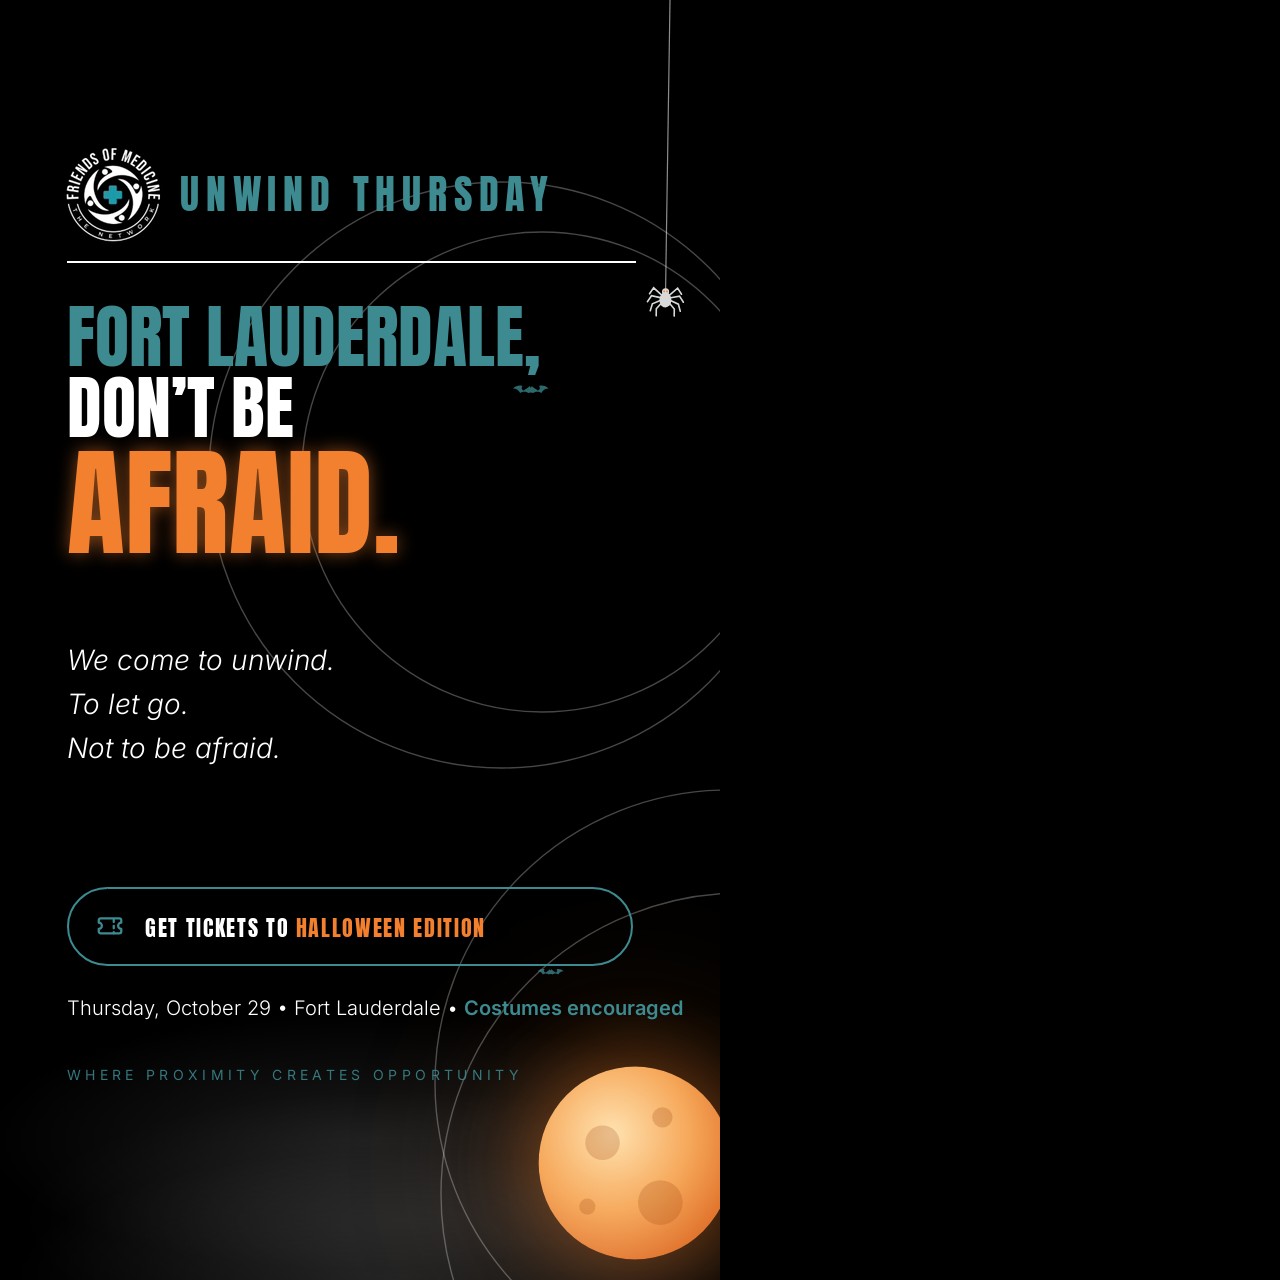
<file: social/stories/halloween/story.html>
<!doctype html>
<html>
<head>
<meta charset="utf-8">
<style>
  @font-face { font-family: 'Anton'; src: url(../trusted-partner/fonts/anton.woff2) format('woff2'); }
  @font-face { font-family: 'Inter'; font-style: italic; font-weight: 300; src: url(../trusted-partner/fonts/inter-italic.woff2) format('woff2'); }
  @font-face { font-family: 'Inter'; font-style: normal; font-weight: 100 900; src: url(../trusted-partner/fonts/inter.woff2) format('woff2'); }

  :root { --teal: #3d8b91; --orange: #f2802e; --white: #ffffff; }
  html, body { margin: 0; padding: 0; background: #000; }
  #stage { position: relative; width: 720px; height: 1280px; overflow: hidden; background: #000; }

  #bg { position: absolute; inset: 0; }
  #bg circle { fill: none; stroke: rgba(255,255,255,0.28); stroke-width: 1.4; }

  #moon { position: absolute; left: 540px; top: 1068px; width: 190px; height: 190px; border-radius: 50%;
          background: radial-gradient(circle at 38% 35%, #ffe2b0 0%, #f6a85a 45%, #e0712a 78%, #b9561c 100%);
          box-shadow: 0 0 70px 18px rgba(242,128,46,0.33), 0 0 160px 60px rgba(242,128,46,0.12); }
  #moon i { position: absolute; border-radius: 50%; background: rgba(150,60,10,0.22); }

  .fog { position: absolute; width: 760px; height: 260px; border-radius: 50%;
         background: radial-gradient(closest-side, rgba(255,255,255,0.10), rgba(255,255,255,0)); }

  #bats { position: absolute; inset: 0; overflow: visible; }
  #bats path { fill: var(--teal); }

  #spider { position: absolute; left: 0; top: 0; overflow: visible; }

  #logo { position: absolute; left: 55px; top: 140px; width: 115px; height: 115px; }

  #kicker { position: absolute; left: 180px; top: 166px; font-family: 'Anton'; font-size: 40px; line-height: 56px;
            letter-spacing: 0.17em; color: var(--teal); white-space: nowrap; }

  #rule { position: absolute; left: 67px; top: 261px; width: 569px; height: 2px; background: #fff; transform-origin: left center; }

  #flow { position: absolute; left: 67px; top: 301px; width: 586px; }
  #headline { font-family: 'Anton'; font-size: 70px; line-height: 71px; color: var(--teal); text-transform: uppercase; }
  /* clip (not hidden) with a margin so the orange glow isn't cut into a hard box */
  .line { display: block; overflow: clip; overflow-clip-margin: 20px; height: 71px; white-space: nowrap; }
  .line > span { display: inline-block; }

  #sub { margin-top: 74px; width: 520px; font-family: 'Inter'; font-style: italic; font-weight: 300;
         font-size: 23px; line-height: 35px; color: #fff; }
  #sub.stack { font-size: 28px; line-height: 44px; }
  #sub .s { display: block; }

  #rows { margin-top: 64px; }
  .row { display: flex; align-items: center; height: 58px; border-bottom: 1px solid rgba(61,139,145,0.45); }
  .row:first-child { border-top: 1px solid rgba(61,139,145,0.45); }
  .row svg { flex: none; }
  .row span { margin-left: 18px; font-family: 'Anton'; font-size: 28px; letter-spacing: 0.08em; color: #fff; padding-top: 2px; }
  .row span em { font-style: normal; color: var(--orange); }
  .plain .row span em { color: var(--teal); }
  .plain #moon, .plain #bats, .plain #spider { display: none; }
  .plain .photo { box-shadow: 0 0 40px rgba(61,139,145,0.25); }

  #btn { position: absolute; left: 67px; top: 887px; height: 79px; }
  #btnsvg { position: absolute; left: 0; top: 0; overflow: visible; }
  #btn .inner { position: relative; display: inline-flex; align-items: center; height: 79px; padding: 0 34px 0 28px; }
  #btn .label { font-family: 'Anton'; font-size: 30px; letter-spacing: 0.077em; color: #fff; margin-left: 20px; padding-top: 2px; white-space: nowrap; }
  #btn .label em { font-style: normal; color: var(--teal); }
  #btn .label b { font-weight: normal; color: var(--orange); }

  #visit { position: absolute; left: 67px; top: 994px; font-family: 'Inter'; font-weight: 300; font-size: 20px;
           line-height: 28px; color: #fff; white-space: nowrap; }
  #visit b { font-weight: 600; color: var(--teal); }

  /* Viewfinder corners marking where contestant photos go on poll stories. */
  #frame { position: absolute; left: 67px; overflow: visible; display: none; }
  #frame path { fill: none; stroke: var(--teal); stroke-width: 3; stroke-linecap: round; }

  /* Costume photos, passed in the URL (photo= or photos=) so guests' pictures stay out of the repo. */
  .photo { position: absolute; overflow: hidden; border-radius: 16px; border: 2px solid var(--teal); background: #111;
           box-shadow: 0 0 40px rgba(242,128,46,0.18); }
  .photo img { width: 100%; height: 100%; object-fit: cover; display: block; }
  .badge { position: absolute; left: 10px; bottom: 10px; font-family: 'Anton'; font-size: 26px; line-height: 38px;
           color: #000; background: var(--orange); border-radius: 10px; padding: 0 12px; letter-spacing: 0.04em; }
  /* Final poll story: numbered costume list per poll, with empty room under each for its poll sticker. */
  #ballot { position: absolute; left: 67px; top: 404px; width: 586px; display: none; }
  .bsec { margin-bottom: 26px; }
  .bhead { display: flex; align-items: center; gap: 10px; font-family: 'Anton'; font-size: 24px; letter-spacing: 0.16em;
           color: var(--teal); padding-bottom: 8px; border-bottom: 1px solid rgba(61,139,145,0.45); }
  .brow { display: flex; align-items: center; height: 46px; border-bottom: 1px solid rgba(61,139,145,0.25); }
  .brow .badge { position: static; font-size: 20px; line-height: 30px; padding: 0 10px; margin-right: 16px; }
  .brow span:last-child { font-family: 'Anton'; font-size: 28px; letter-spacing: 0.06em; color: #fff; padding-top: 2px; }
  .bspace { height: 176px; }
  /* Two column version: polls side by side, prize above, one shared empty area below for both poll stickers. */
  #ballot.cols .bcols { display: grid; grid-template-columns: 1fr 1fr; column-gap: 30px; }
  #ballot.cols .bsec { margin-bottom: 0; }
  #ballot.cols .bhead { font-size: 20px; letter-spacing: 0.1em; }
  #ballot.cols .brow { height: 44px; }
  #ballot.cols .brow .badge { font-size: 17px; line-height: 26px; padding: 0 8px; margin-right: 10px; }
  #ballot.cols .brow span:last-child { font-size: 23px; letter-spacing: 0.05em; white-space: nowrap; }
  #ballot.cols .bspace { display: none; }
  .prize { border: 1.5px solid rgba(242,128,46,0.7); border-radius: 16px; padding: 14px 20px 16px; margin-bottom: 30px;
          background: rgba(242,128,46,0.06); box-shadow: 0 0 30px rgba(242,128,46,0.12); }
  .prize .plabel { display: flex; align-items: center; gap: 10px; font-family: 'Anton'; font-size: 22px;
                   letter-spacing: 0.16em; color: var(--orange); }
  .prize .ptext { margin-top: 6px; font-family: 'Inter'; font-weight: 400; font-size: 21px; line-height: 29px; color: #fff; }

  #crownmark { position: absolute; display: none; font-family: 'Anton'; font-size: 34px; letter-spacing: 0.14em; color: var(--orange);
               text-shadow: 0 0 18px rgba(242,128,46,0.5); }
  #prizebox { position: absolute; left: 67px; width: 586px; box-sizing: border-box; display: none; }

  #bignum { position: absolute; font-family: 'Anton'; font-size: 190px; line-height: 1; color: transparent;
            -webkit-text-stroke: 2px var(--orange); display: none; }

  #tag { position: absolute; left: 67px; top: 1066px; font-family: 'Inter'; font-weight: 400; font-size: 14px;
         letter-spacing: 0.31em; color: var(--teal); opacity: 0.85; white-space: nowrap; }
</style>
</head>
<body>
<div id="stage">
  <div class="fog" id="fog1" style="top: 1010px"></div>
  <div class="fog" id="fog2" style="top: 1090px"></div>

  <svg id="bg" width="720" height="1280" viewBox="0 0 720 1280">
    <circle cx="502" cy="475" r="293" />
    <circle cx="542" cy="472" r="240" />
    <circle cx="728" cy="1083" r="293" />
    <circle cx="742" cy="1194" r="301" />
  </svg>

  <div id="moon">
    <i style="left: 46px; top: 58px; width: 34px; height: 34px"></i>
    <i style="left: 112px; top: 40px; width: 20px; height: 20px"></i>
    <i style="left: 98px; top: 112px; width: 44px; height: 44px"></i>
    <i style="left: 40px; top: 130px; width: 16px; height: 16px"></i>
  </div>

  <div class="fog" id="fog3" style="top: 1150px"></div>

  <svg id="bats" width="720" height="1280" viewBox="0 0 720 1280"></svg>

  <svg id="spider" width="720" height="1280" viewBox="0 0 720 1280">
    <g id="spiderSwing">
      <line id="thread" x1="0" y1="0" x2="0" y2="0" stroke="rgba(255,255,255,0.55)" stroke-width="1.2"/>
      <g id="spiderBody" fill="none" stroke="#d9d9d9" stroke-width="1.6" stroke-linecap="round">
        <path d="M-4 -3 L-12 -10 L-16 -4 M-4 0 L-14 -2 L-18 4 M-4 2 L-13 6 L-15 13 M-3 4 L-9 11 L-9 18
                 M4 -3 L12 -10 L16 -4 M4 0 L14 -2 L18 4 M4 2 L13 6 L15 13 M3 4 L9 11 L9 18"/>
        <ellipse cx="0" cy="2" rx="6" ry="7.5" fill="#d9d9d9" stroke="none"/>
        <circle cx="0" cy="-6" r="3.6" fill="#d9d9d9" stroke="none"/>
        <circle cx="-1.4" cy="-6.6" r="0.9" fill="#f2802e" stroke="none"/>
        <circle cx="1.4" cy="-6.6" r="0.9" fill="#f2802e" stroke="none"/>
      </g>
    </g>
  </svg>

  <img id="logo" src="../trusted-partner/logo.png" alt="">
  <div id="kicker"></div>
  <div id="rule"></div>

  <div id="flow">
    <div id="headline"></div>
    <div id="sub"></div>
    <div id="rows"></div>
  </div>

  <svg id="frame"></svg>
  <div id="photos"></div>
  <div id="bignum"></div>
  <div id="ballot"></div>
  <div id="crownmark"><svg width="78" height="78" viewBox="0 0 24 24" fill="none" stroke="#f2802e" stroke-width="1.4" stroke-linejoin="round"><path d="M3.5 8.5l4.5 3.8L12 5.5l4 6.8 4.5-3.8-1.8 10H5.3z"/></svg><div>WINNER</div></div>
  <div id="prizebox"></div>

  <div id="btn">
    <svg id="btnsvg"><rect id="btnrect" rx="39.5" ry="39.5" fill="none" stroke="#3d8b91" stroke-width="2"/></svg>
    <div class="inner" id="btninner">
      <svg id="icon" width="30" height="30" viewBox="0 0 24 24" fill="none" stroke="#3d8b91" stroke-width="1.8" stroke-linejoin="round" stroke-linecap="round"></svg>
      <div class="label" id="btnlabel"></div>
    </div>
  </div>

  <div id="visit"></div>
  <div id="tag">WHERE PROXIMITY CREATES OPPORTUNITY</div>
</div>

<script>
  const ICONS = {
    mail: '<rect x="3" y="5.5" width="18" height="13" rx="2"/><path d="M3.6 6.6l8.4 6.4 8.4-6.4"/>',
    users: '<circle cx="9" cy="8" r="3.2"/><path d="M3.5 19c.6-3.2 2.9-5 5.5-5s4.9 1.8 5.5 5"/><circle cx="17" cy="9" r="2.6"/><path d="M15.5 14.2c2.4.2 4.3 1.8 4.8 4.8"/>',
    glass: '<path d="M7 3h10l-1 6a4 4 0 0 1-8 0z"/><path d="M12 13v7M8.5 20.5h7"/>',
    calendar: '<rect x="3.5" y="5" width="17" height="15" rx="2"/><path d="M3.5 9.5h17M8 3v4M16 3v4"/>',
    pin: '<path d="M12 21s-6.5-6.2-6.5-11.2a6.5 6.5 0 0 1 13 0C18.5 14.8 12 21 12 21z"/><circle cx="12" cy="9.8" r="2.4"/>',
    mask: '<path d="M2.5 8.5c3-1.6 6.2-1.6 9.5 0 3.3-1.6 6.5-1.6 9.5 0 0 5-2.6 8-5.6 8-1.8 0-2.8-1.3-3.9-2.7-1.1 1.4-2.1 2.7-3.9 2.7-3 0-5.6-3-5.6-8z"/><path d="M6.3 11.2c.9-.6 2-.6 2.9 0M14.8 11.2c.9-.6 2-.6 2.9 0"/>',
    ticket: '<path d="M3 8.5v-2A1.5 1.5 0 0 1 4.5 5h15A1.5 1.5 0 0 1 21 6.5v2a2.5 2.5 0 0 0 0 5v2a1.5 1.5 0 0 1-1.5 1.5h-15A1.5 1.5 0 0 1 3 15.5v-2a2.5 2.5 0 0 0 0-5z"/><path d="M15 6v2M15 11v2M15 16v1"/>',
    arrow: '<path d="M12 4v15M6 13l6 6 6-6"/>',
    moon: '<path d="M20 14.5A8.5 8.5 0 1 1 9.5 4a7 7 0 0 0 10.5 10.5z"/>',
    trophy: '<path d="M8 4h8v5a4 4 0 0 1-8 0z"/><path d="M8 6H5a3 3 0 0 0 3 4M16 6h3a3 3 0 0 1-3 4M12 13v4M8.5 20h7M10 17h4"/>',
    crown: '<path d="M3.5 8.5l4.5 3.8L12 5.5l4 6.8 4.5-3.8-1.8 10H5.3z"/>',
    bell: '<path d="M6 16.5V11a6 6 0 0 1 12 0v5.5l1.5 1.5h-15z"/><path d="M10 20.5a2.2 2.2 0 0 0 4 0"/>',
  };

  // Each headline line is a list of [text, color] pieces; color is teal, white or orange.
  // Pieces start teal and light up to their color, like the brand's other stories.
  const STORIES = {
    afraid: {
      kicker: 'UNWIND THURSDAY',
      lines: [
        [['Fort Lauderdale,', 'teal']],
        [['Don’t be', 'white']],
        [['afraid.', 'orange', 'flicker', 1.7]],
      ],
      sub: ['We come to unwind.', 'To let go.', 'Not to be afraid.'],
      button: { icon: 'ticket', html: 'GET TICKETS TO <b>HALLOWEEN EDITION</b>' },
      visit: 'Thursday, October 29 • Fort Lauderdale • <b>Costumes encouraged</b>',
    },
    invite: {
      kicker: 'YOU’RE INVITED',
      lines: [
        [['Unwind', 'white']],
        [['Thursday', 'teal']],
        [['Halloween', 'orange', 'flicker']],
        [['Edition', 'white']],
      ],
      rows: [
        { icon: 'calendar', html: 'THURSDAY, <em>OCTOBER 29</em>' },
        { icon: 'pin', html: 'FORT LAUDERDALE' },
        { icon: 'mask', html: 'COSTUMES <em>ENCOURAGED</em>' },
      ],
      button: { icon: 'ticket', html: 'GET TICKETS TO <b>UNWIND THURSDAY</b>' },
    },
    costume: {
      kicker: 'HALLOWEEN EDITION',
      lines: [
        [['Come as', 'teal']],
        [['anyone.', 'orange', 'flicker']],
        [['Leave as', 'teal']],
        [['friends.', 'white']],
      ],
      sub: 'Unwind Thursday goes Halloween this week in Fort Lauderdale. Come dressed up and let your guard down.',
      button: { icon: 'ticket', html: 'GET TICKETS TO <b>HALLOWEEN EDITION</b>' },
      visit: 'Thursday, October 29 • Fort Lauderdale • <b>Costumes encouraged</b>',
    },
    partner: {
      kicker: 'PARTNER WITH US',
      lines: [
        [['It’s not', 'teal']],
        [['too late', 'orange', 'flicker']],
        [['to partner', 'teal']],
        [['with us.', 'white']],
      ],
      sub: 'Put your brand in the room at Unwind Thursday: Halloween Edition, this Thursday, October 29 in Fort Lauderdale.',
      // Space under the button is left blank for the link sticker added when posting.
      button: { icon: 'arrow', html: 'CLICK THE <b>LINK</b>' },
    },
    // End card for the event recap reel.
    thanks: {
      kicker: 'UNWIND THURSDAY',
      lines: [
        [['Thank you', 'white', null, 1.5]],
        [['for unwinding', 'teal']],
        [['with us.', 'orange', 'flicker']],
      ],
      sub: 'To everyone who came out to Unwind Thursday: Halloween Edition in Fort Lauderdale, thank you for making it a night to remember.',
      button: { icon: 'bell', html: 'STAY IN THE LOOP • <b>JOIN OUR PORTAL</b>' },
      visit: 'Join at <b>friendsofmed.com/portal</b> for our next event',
    },
    // Costume contest voting: an intro, then poll frames with room for photos and a poll sticker.
    vote: {
      kicker: 'COSTUME CONTEST',
      lines: [
        [['Help us crown', 'teal']],
        [['the best', 'white']],
        [['dressed.', 'orange', 'flicker', 1.6]],
      ],
      sub: 'Our Halloween Edition costume contest is too close to call. Tap through our stories and vote for your favorite.',
      button: { icon: 'crown', html: 'YOU DECIDE \u2022 <b>VOTE IN OUR POLLS</b>' },
    },
    round1: {
      kicker: 'COSTUME CONTEST',
      lines: [
        [['Who wore', 'white']],
        [['it best?', 'orange', 'flicker']],
      ],
      frame: true, btnTop: 920, noTag: true,
      button: { icon: 'arrow', html: 'ROUND 1 \u2022 <b>CAST YOUR VOTE</b>' },
    },
    round2: {
      kicker: 'COSTUME CONTEST',
      lines: [
        [['Who wore', 'white']],
        [['it best?', 'orange', 'flicker']],
      ],
      frame: true, btnTop: 920, noTag: true,
      button: { icon: 'arrow', html: 'ROUND 2 \u2022 <b>CAST YOUR VOTE</b>' },
    },
    final: {
      kicker: 'FINAL ROUND',
      lines: [
        [['Who takes', 'white']],
        [['the crown?', 'orange', 'flicker']],
      ],
      frame: true, btnTop: 920, noTag: true,
      button: { icon: 'crown', html: 'FINAL ROUND \u2022 <b>CAST YOUR VOTE</b>' },
    },
    happy: {
      kicker: 'FROM ALL OF US',
      lines: [
        [['Happy', 'white', null, 1.75]],
        [['Halloween!', 'orange', 'flicker', 1.75]],
      ],
      sub: 'Have fun tonight and be safe out there. Watch for little trick or treaters and plan a safe ride home.',
      button: { icon: 'moon', html: 'BE SAFE \u2022 <b>HAVE FUN</b>' },
    },
    // Final poll story, Instagram safe area version: everything sits inside the
    // 250px top and bottom margins of a 1080x1920 story, with room below for two polls.
    // Prize text comes from ?prize=... or the prize field.
    // Winner sequence intro, made to sit under a drumroll.
    suspense: {
      kicker: 'COSTUME CONTEST',
      lines: [
        [['And the winner of', 'white']],
        [['our costume contest', 'white']],
        [['from last', 'white']],
        [['Unwind Thursday', 'teal']],
        [['is\u2026', 'orange', 'flicker', 1.6]],
      ],
      noTag: true, shift: 34, moonTop: 1160, btnTop: 790,
      button: { icon: 'crown', html: 'DRUMROLL <b>PLEASE\u2026</b>' },
    },
    // One story per winner when there is a tie: ?story=cowinner&num=1&part=1&of=2&name=80s AEROBICS!&photo=a.jpg
    cowinner: {
      kicker: 'COSTUME CONTEST',
      lines: [],
      noTag: true, shift: 34, moonTop: 1160,
      photoTop: 505, photoH: 380, winnerMark: true, btnTop: 905,
      button: { icon: 'crown', html: 'IT\u2019S A TIE \u2022 <b>WINNER #</b>' },
      visit: 'Stay tuned to see what our winners <b>take home</b>', visitTop: 1012,
    },
    // Winner reveal: ?story=champion&num=1&photo=path/to.jpg
    champion: {
      kicker: 'COSTUME CONTEST',
      lines: [
        [['Best dressed', 'white']],
        [['80s AEROBICS!', 'orange', 'flicker raw']],
      ],
      noTag: true, noButton: true, shift: 34, moonTop: 1160,
      photoTop: 505, photoH: 380, winnerMark: true,
      prize: 'A day on the boat with the FOM inner circle for the winner plus one!', prizeTop: 905,
      visit: 'Thank you to everyone who dressed up and <b>voted!</b>', visitTop: 1047,
    },
    // Tie reveal: ?story=tie&photos=a.jpg,b.jpg&badges=NO. 1 • 80s AEROBICS|NO. 3 • THE JOKER
    tie: {
      kicker: 'COSTUME CONTEST',
      lines: [
        [['And the winner is\u2026', 'white']],
        [['It\u2019s a tie!', 'orange', 'flicker', 1.35]],
      ],
      noTag: true, shift: 34, moonTop: 1160, gridTop: 530, btnTop: 935,
      button: { icon: 'crown', html: 'CONGRATS TO OUR <b>TWO WINNERS</b>' },
      visit: 'Thank you to everyone who dressed up and <b>voted!</b>', visitTop: 1042,
    },
    // Prize flyer, brand colors only (no Halloween extras): ?story=boat&photo=boat.jpg
    boat: {
      kicker: 'CONTEST PRIZE', plain: true,
      lines: [[['A day on', 'white'], [' the water', 'teal']]],
      noTag: true, noButton: true, shift: 34,
      photoTop: 432, photoH: 440, bigText: '+1', bigColor: 'teal',
      rows: [
        { icon: 'users', html: 'YOU <em>+ 1</em>' },
        { icon: 'crown', html: 'FOM MIAMI <em>INNER CIRCLE</em>' },
        { icon: 'glass', html: 'FOOD AND DRINKS <em>INCLUDED</em>' },
      ],
      rowsTop: 900,
    },
    ballot2: {
      kicker: 'COSTUME CONTEST',
      lines: [[['Who wore it', 'white'], [' best?', 'orange', 'flicker']]],
      noTag: true, noButton: true, twoCol: true, shift: 34, moonTop: 1160,
      prize: '',
      polls: [
        ['80s Aerobics', 'La Catrina', 'The Joker'],
        ['Cafecito', 'Red Riding Hood', 'Black Cat'],
      ],
    },
    ballot: {
      kicker: 'COSTUME CONTEST',
      lines: [[['Who wore it', 'white'], [' best?', 'orange', 'flicker']]],
      noTag: true, noButton: true,
      polls: [
        ['80s Aerobics', 'La Catrina', 'The Joker'],
        ['Cafecito', 'Red Riding Hood', 'Black Cat'],
      ],
    },
    // One costume per story: ?story=contestant&num=1&photo=path/to.jpg
    contestant: {
      kicker: 'COSTUME CONTEST',
      lines: [[['Costume', 'white'], [' No. #', 'orange', 'flicker']]],
      btnTop: 1022, noTag: true,
      button: { icon: 'arrow', html: 'COSTUME # \u2022 <b>CAST YOUR VOTE</b>' },
    },
    // All costumes in one grid: ?story=lineup&photos=a.jpg,b.jpg,...
    lineup: {
      kicker: 'COSTUME CONTEST',
      lines: [[['Who wore it', 'white'], [' best?', 'orange', 'flicker']]],
      btnAfterGrid: true, noTag: true,
      button: { icon: 'crown', html: 'TAP THROUGH \u2022 <b>VOTE IN OUR POLLS</b>' },
    },
    // Instagram polls hold four options, so a bigger field is split across poll stories:
    // ?story=poll&part=1&of=2&start=1&photos=a.jpg,b.jpg,c.jpg
    poll: {
      kicker: 'COSTUME CONTEST',
      lines: [[['Who wore it', 'white'], [' best?', 'orange', 'flicker']]],
      btnAfterGrid: true, noTag: true,
      button: { icon: 'arrow', html: 'POLL # \u2022 <b>VOTE BELOW</b>' },
    },
    winner: {
      kicker: 'COSTUME CONTEST',
      lines: [
        [['And the crown', 'white']],
        [['goes to\u2026', 'orange', 'flicker']],
      ],
      frame: true, btnTop: 920, noTag: true,
      button: { icon: 'crown', html: 'BEST DRESSED \u2022 <b>HALLOWEEN EDITION</b>' },
      visit: 'Thank you to everyone who dressed up and <b>voted</b>',
    },
  };

  const params = new URLSearchParams(location.search);
  const S = STORIES[params.get('story') || 'afraid'];
  const NUM = params.get('num') || '1';
  if (S === STORIES.cowinner) {
    S.lines = [[['Best dressed', 'white']], [[params.get('name') || 'Winner!', 'orange', 'flicker raw']]];
    S.button = { ...S.button, html: S.button.html.replace('#', `${params.get('part') || 1} OF ${params.get('of') || 2}`) };
  }
  if (S === STORIES.poll) {
    S.button = { ...S.button, html: S.button.html.replace('#', `${params.get('part') || 1} OF ${params.get('of') || 2}`) };
  }
  if (S === STORIES.contestant) {
    S.lines = [[['Costume', 'white'], [` No. ${NUM}`, 'orange', 'flicker']]];
    S.button = { ...S.button, html: S.button.html.replace('#', NUM) };
  }

  document.getElementById('kicker').textContent = S.kicker;

  const headline = document.getElementById('headline');
  S.lines.forEach(pieces => {
    const line = document.createElement('span'); line.className = 'line';
    const inner = document.createElement('span');
    const scale = pieces[0][3] || 1;
    if (scale !== 1) { line.style.height = `${71 * scale}px`; line.style.fontSize = `${70 * scale}px`; line.style.lineHeight = `${71 * scale}px`; }
    pieces.forEach(([text, color, fx]) => {
      const s = document.createElement('span'); s.textContent = text;
      s.dataset.color = color; if (fx) s.dataset.fx = fx;
      if (fx && fx.includes('raw')) s.style.textTransform = 'none';
      inner.appendChild(s);
    });
    line.appendChild(inner); headline.appendChild(line);
  });

  const sub = document.getElementById('sub');
  if (Array.isArray(S.sub)) {
    sub.className = 'stack';
    S.sub.forEach(t => { const s = document.createElement('span'); s.className = 's'; s.textContent = t; sub.appendChild(s); });
  } else if (S.sub) {
    const s = document.createElement('span'); s.className = 's'; s.textContent = S.sub; sub.appendChild(s);
  } else {
    sub.style.display = 'none';
  }

  const rows = document.getElementById('rows');
  (S.rows || []).forEach(r => {
    const row = document.createElement('div'); row.className = 'row';
    row.innerHTML = `<svg width="28" height="28" viewBox="0 0 24 24" fill="none" stroke="#3d8b91" stroke-width="1.8" stroke-linejoin="round" stroke-linecap="round">${ICONS[r.icon]}</svg><span>${r.html}</span>`;
    rows.appendChild(row);
  });
  if (!S.rows) rows.style.display = 'none';
  if (S.btnTop) {
    document.getElementById('btn').style.top = `${S.btnTop}px`;
    document.getElementById('visit').style.top = `${S.btnTop + 107}px`;
  }
  if (S.noTag) document.getElementById('tag').style.display = 'none';

  // Frame sits between the headline and the button; drawn once fonts settle the headline height.
  const frameSvg = document.getElementById('frame');
  let frameCorners = [];
  // Photo slots: one large photo with an outlined number, or rows of photos with number badges.
  // Each box takes its photo's own shape, so photos are only resized, never cropped.
  const photoBox = document.getElementById('photos');
  const slots = [];
  const addPhoto = (src, badge) => {
    const d = document.createElement('div'); d.className = 'photo';
    d.innerHTML = `<img src="${src}" alt="">` + (badge ? `<span class="badge">${badge}</span>` : '');
    photoBox.appendChild(d);
    slots.push({ el: d, img: d.querySelector('img') });
  };
  const place = (slot, x, y, w, h) => Object.assign(slot.el.style, { left: `${x}px`, top: `${y}px`, width: `${w}px`, height: `${h}px` });
  const aspect = slot => (slot.img.naturalWidth && slot.img.naturalHeight) ? slot.img.naturalWidth / slot.img.naturalHeight : 0.75;

  const single = params.get('photo');
  if (single) addPhoto(single);
  const many = params.get('photos') ? params.get('photos').split(',') : [];
  const start = +(params.get('start') || 1);
  const badges = params.get('badges') ? params.get('badges').split('|') : null;
  many.forEach((src, i) => addPhoto(src, badges ? badges[i] : `NO. ${start + i}`));

  function layoutPhotos() {
    if (single) {
      const top = S.photoTop || 398, h = S.photoH || 600, w = Math.round(h * aspect(slots[0]));
      place(slots[0], 67, top, w, h);
      const big = document.getElementById('bignum');
      big.textContent = S.bigText || NUM.padStart(2, '0');
      if (S.bigColor) big.style.webkitTextStroke = `2px var(--${S.bigColor})`;
      const fs = S.photoH ? 150 : 160;
      Object.assign(big.style, { display: 'block', left: `${67 + w + 15}px`, top: `${top + h - 156 * fs / 160}px`, fontSize: `${fs}px` });
      if (S.winnerMark) Object.assign(document.getElementById('crownmark').style, { display: 'block', left: `${67 + w + 18}px`, top: `${top + 6}px` });
    }
    if (!many.length) return;
    // Rows of up to `cols` photos share one height: the tallest that lets every row fit the 586px column.
    const cols = +(params.get('cols') || 3), gap = 14, top = S.gridTop || 398, maxH = +(params.get('maxh') || 420);
    const rows = [];
    for (let i = 0; i < slots.length; i += cols) rows.push(slots.slice(i, i + cols));
    const h = Math.floor(Math.min(maxH, ...rows.map(r => (586 - gap * (r.length - 1)) / r.reduce((a, sl) => a + aspect(sl), 0))));
    rows.forEach((r, ri) => {
      const widths = r.map(sl => Math.round(h * aspect(sl)));
      let x = 67 + (586 - (widths.reduce((a, b) => a + b, 0) + gap * (r.length - 1))) / 2;
      r.forEach((sl, k) => { place(sl, x, top + ri * (h + gap), widths[k], h); x += widths[k] + gap; });
    });
    if (S.btnAfterGrid) {
      const bottom = top + rows.length * h + (rows.length - 1) * gap;
      document.getElementById('btn').style.top = `${bottom + 30}px`;
    }
  }

  function layoutFrame() {
    if (!S.frame) return;
    const top = 301 + document.getElementById('headline').offsetHeight + 34;
    const h = (S.btnTop || 887) - 30 - top, w = 586, c = 46;
    frameSvg.style.display = 'block'; frameSvg.style.top = `${top}px`;
    frameSvg.setAttribute('width', w); frameSvg.setAttribute('height', h);
    frameSvg.innerHTML = [
      `M0 ${c}V0H${c}`, `M${w - c} 0H${w}V${c}`, `M${w} ${h - c}V${h}H${w - c}`, `M${c} ${h}H0V${h - c}`,
    ].map(d => `<path d="${d}"/>`).join('');
    frameCorners = [...frameSvg.querySelectorAll('path')];
  }

  if (S.polls) {
    const ballot = document.getElementById('ballot');
    ballot.style.display = 'block';
    let n = 1;
    const sections = S.polls.map((names, pi) => `<div class="bsec">
      <div class="bhead"><svg width="22" height="22" viewBox="0 0 24 24" fill="none" stroke="#3d8b91" stroke-width="2" stroke-linecap="round" stroke-linejoin="round">${ICONS.arrow}</svg>POLL ${pi + 1} ${S.twoCol ? '' : `OF ${S.polls.length} `}\u2022 VOTE BELOW</div>
      ${names.map(nm => `<div class="brow"><span class="badge">NO. ${n++}</span><span>${nm.toUpperCase().replace('80S', '80s')}</span></div>`).join('')}
      <div class="bspace"></div></div>`).join('');
    const prize = params.get('prize') || S.prize;
    const prizeHtml = S.twoCol ? `<div class="prize"><div class="plabel"><svg width="24" height="24" viewBox="0 0 24 24" fill="none" stroke="#f2802e" stroke-width="1.8" stroke-linecap="round" stroke-linejoin="round">${ICONS.trophy}</svg>THE PRIZE</div><div class="ptext" id="ptext"></div></div>` : '';
    if (S.twoCol) ballot.className = 'cols';
    ballot.innerHTML = prizeHtml + (S.twoCol ? `<div class="bcols">${sections}</div>` : sections);
    if (S.twoCol) document.getElementById('ptext').textContent = prize || 'PRIZE GOES HERE';
  }
  if (S.noButton) document.getElementById('btn').style.display = 'none';
  else {
    document.getElementById('icon').innerHTML = ICONS[S.button.icon];
    document.getElementById('btnlabel').innerHTML = S.button.html;
  }
  if (S.shift) {
    [['logo', 140], ['kicker', 166], ['rule', 261], ['flow', 301], ['ballot', 404]].forEach(([id, top]) => {
      document.getElementById(id).style.top = `${top + S.shift}px`;
    });
  }
  if (S.moonTop) document.getElementById('moon').style.top = `${S.moonTop}px`;
  if (S.plain) document.getElementById('stage').classList.add('plain');
  if (S.rowsTop) {
    const headH = S.lines.reduce((a, l) => a + 71 * (l[0][3] || 1), 0);
    document.getElementById('rows').style.marginTop = `${S.rowsTop - 301 - (S.shift || 0) - headH}px`;
  }
  if (S.visitTop) document.getElementById('visit').style.top = `${S.visitTop}px`;
  if (S.prizeTop) {
    const pb = document.getElementById('prizebox');
    Object.assign(pb.style, { display: 'block', top: `${S.prizeTop}px` });
    pb.innerHTML = `<div class="prize" style="margin:0"><div class="plabel"><svg width="24" height="24" viewBox="0 0 24 24" fill="none" stroke="#f2802e" stroke-width="1.8" stroke-linecap="round" stroke-linejoin="round">${ICONS.trophy}</svg>THE PRIZE</div><div class="ptext"></div></div>`;
    pb.querySelector('.ptext').textContent = S.prize;
  }
  document.getElementById('visit').innerHTML = S.visit || '';

  // Bats fly up out of the moon on staggered loops.
  const BAT = 'M-15 0C-13-3-10-4-7-3C-8-1-8 1-6 2C-4 0-2-1-1-3L0-1L1-3C2-1 4 0 6 2C8 1 8-1 7-3C10-4 13-3 15 0C12 0 10 2 9 5C7 3 4 3 2 5C1 4-1 4-2 5C-4 3-7 3-9 5C-10 2-12 0-15 0Z';
  const batsSvg = document.getElementById('bats');
  const BATS = [
    { start: 2.0, dur: 4.2, dx: -150, scale: 1.1, wob: 18, flap: 9 },
    { start: 2.7, dur: 5.0, dx: 60, scale: 0.8, wob: 12, flap: 11 },
    { start: 3.6, dur: 4.6, dx: -60, scale: 1.4, wob: 22, flap: 8 },
    { start: 5.2, dur: 4.4, dx: 90, scale: 0.9, wob: 15, flap: 10 },
    { start: 6.4, dur: 4.8, dx: -120, scale: 1.2, wob: 20, flap: 9 },
  ];
  BATS.forEach(b => {
    const p = document.createElementNS('http://www.w3.org/2000/svg', 'path');
    p.setAttribute('d', BAT); batsSvg.appendChild(p); b.el = p;
  });

  function layoutButton() {
    const inner = document.getElementById('btninner');
    const label = document.getElementById('btnlabel');
    for (let size = 30; size > 20; size -= 0.5) {
      label.style.fontSize = `${size}px`;
      if (inner.offsetWidth <= 569) break;
    }
    const w = inner.offsetWidth, h = inner.offsetHeight;
    const svg = document.getElementById('btnsvg'), rect = document.getElementById('btnrect');
    svg.setAttribute('width', w); svg.setAttribute('height', h);
    rect.setAttribute('x', 1); rect.setAttribute('y', 1);
    rect.setAttribute('width', w - 2); rect.setAttribute('height', h - 2);
    return rect.getTotalLength();
  }

  const clamp = v => Math.max(0, Math.min(1, v));
  const prog = (t, a, b) => clamp((t - a) / (b - a));
  const easeOut = p => 1 - Math.pow(1 - p, 3);
  const easeInOut = p => p < 0.5 ? 4 * p * p * p : 1 - Math.pow(-2 * p + 2, 3) / 2;
  const elastic = p => p === 0 || p === 1 ? p : Math.pow(2, -9 * p) * Math.sin((p * 10 - 0.75) * (2 * Math.PI) / 3) + 1;
  const mix = (a, b, p) => a.map((v, i) => Math.round(v + (b[i] - v) * p));
  const RGB = { teal: [61, 139, 145], white: [255, 255, 255], orange: [242, 128, 46] };
  // Deterministic flicker: mostly lit, with brief dips like a failing bulb.
  const flicker = t => {
    if (params.has('still')) return 1;
    const n = Math.sin(t * 37.1) * Math.sin(t * 11.3 + 1.7) * Math.sin(t * 5.9 + 0.4);
    return n > 0.42 ? 0.35 : 1;
  };

  const circles = [...document.querySelectorAll('#bg circle')];
  circles.forEach(c => { const L = 2 * Math.PI * c.r.baseVal.value; c.dataset.len = L; c.style.strokeDasharray = L; });

  window.render = function (t) {
    const btnLen = layoutButton();

    const pl = easeOut(prog(t, 0.25, 0.65));
    const logo = document.getElementById('logo');
    logo.style.opacity = pl; logo.style.transform = `scale(${0.85 + 0.15 * pl})`;

    document.getElementById('kicker').style.clipPath = `inset(0 ${100 - easeInOut(prog(t, 0.55, 1.15)) * 100}% 0 0)`;
    document.getElementById('rule').style.transform = `scaleX(${easeInOut(prog(t, 0.95, 1.45))})`;

    circles.forEach((c, i) => {
      const p = easeInOut(prog(t, 1.0 + i * 0.12, 2.2 + i * 0.12));
      c.style.strokeDashoffset = c.dataset.len * (1 - p);
    });

    // Harvest moon rises with a slow breathing glow.
    const pm = easeOut(prog(t, 0.6, 2.2));
    const moon = document.getElementById('moon');
    moon.style.opacity = pm;
    moon.style.transform = `translateY(${(1 - pm) * 70}px) scale(${1 + 0.015 * Math.sin(t * 1.6)})`;

    // Fog drifts slowly across the bottom.
    [[1, 0.7, -40, 1.0], [2, 0.5, 30, 0.8], [3, 0.6, -10, 1.0]].forEach(([i, speed, off, a]) => {
      const f = document.getElementById('fog' + i);
      f.style.left = `${-20 + off + Math.sin(t * speed + i) * 50}px`;
      f.style.opacity = a * easeOut(prog(t, 0.3, 2.0));
    });

    BATS.forEach(b => {
      const local = t - b.start;
      if (local < 0) { b.el.style.opacity = 0; return; }
      const p = (local % (b.dur + 1.5)) / b.dur;
      if (p > 1) { b.el.style.opacity = 0; return; }
      const x = 615 + b.dx * p + Math.sin(p * 9 + b.start) * b.wob;
      const y = 1150 - 1260 * easeInOut(p * 0.9 + 0.05);
      const s = b.scale * (0.5 + 0.9 * p);
      const flap = 0.35 + 0.65 * Math.abs(Math.sin(t * b.flap));
      b.el.setAttribute('transform', `translate(${x},${y}) scale(${s},${s * flap})`);
      b.el.style.opacity = 0.75 * clamp(p * 6) * clamp((1 - p) * 6);
      // In stills, keep bats out of the content column so none freeze on top of text or photos.
      if (params.has('still') && x < 680 && y > 150 && y < 1120) b.el.style.opacity = 0;
    });

    // Spider drops in on its thread, then sways.
    const pd = elastic(prog(t, 1.5, 3.0));
    const len = -30 + 320 * pd;
    document.getElementById('thread').setAttribute('y2', len);
    document.getElementById('spiderBody').setAttribute('transform', `translate(0, ${len + 8})`);
    const sway = Math.sin(t * 1.7) * 2.2 * prog(t, 2.6, 3.4);
    document.getElementById('spiderSwing').setAttribute('transform', `translate(670, 0) rotate(${sway})`);

    document.querySelectorAll('.line > span').forEach((s, i) => {
      const p = easeOut(prog(t, 1.1 + i * 0.2, 1.6 + i * 0.2));
      s.style.transform = `translateY(${(1 - p) * (s.parentElement.offsetHeight + 20)}px)`;
    });

    document.querySelectorAll('#headline [data-color]').forEach((w, i) => {
      const target = RGB[w.dataset.color];
      const p = easeInOut(prog(t, 2.0 + i * 0.12, 2.45 + i * 0.12));
      w.style.color = `rgb(${mix(RGB.teal, target, p).join(',')})`;
      if ((w.dataset.fx || '').includes('flicker')) {
        const lit = p < 1 ? p : flicker(t);
        w.style.opacity = 0.35 + 0.65 * lit;
        w.style.textShadow = `0 0 ${18 * lit}px rgba(242,128,46,${0.55 * lit})`;
      }
    });

    document.querySelectorAll('#sub .s').forEach((s, i, all) => {
      const step = all.length > 1 ? 0.35 : 0;
      const ps = easeOut(prog(t, 2.55 + i * step, 3.05 + i * step));
      s.style.opacity = ps; s.style.transform = `translateY(${(1 - ps) * 12}px)`;
    });

    document.querySelectorAll('.row').forEach((r, i) => {
      const pr = easeOut(prog(t, 2.6 + i * 0.22, 3.1 + i * 0.22));
      r.style.opacity = pr; r.style.transform = `translateX(${(1 - pr) * -16}px)`;
    });

    layoutFrame();
    layoutPhotos();
    document.querySelectorAll('.photo').forEach((ph, i) => {
      const pp = easeOut(prog(t, 2.2 + i * 0.12, 2.8 + i * 0.12));
      ph.style.opacity = pp; ph.style.transform = `translateY(${(1 - pp) * 24}px) scale(${0.96 + 0.04 * pp})`;
    });
    document.getElementById('bignum').style.opacity = easeOut(prog(t, 2.7, 3.2));
    document.getElementById('crownmark').style.opacity = easeOut(prog(t, 2.9, 3.4));
    const ppz = easeOut(prog(t, 3.2, 3.7));
    document.getElementById('prizebox').style.opacity = ppz;
    document.getElementById('prizebox').style.transform = `translateY(${(1 - ppz) * 14}px)`;
    document.querySelectorAll('.bhead, .brow').forEach((r, i) => {
      const pr = easeOut(prog(t, 2.4 + i * 0.12, 2.9 + i * 0.12));
      r.style.opacity = pr; r.style.transform = `translateX(${(1 - pr) * -16}px)`;
    });
    frameCorners.forEach((c, i) => {
      const p = easeInOut(prog(t, 2.3 + i * 0.1, 2.8 + i * 0.1));
      c.style.strokeDasharray = 2 * 46; c.style.strokeDashoffset = 2 * 46 * (1 - p);
    });

    const bStart = Array.isArray(S.sub) ? 3.5 : 3.25;
    const pb = easeInOut(prog(t, bStart, bStart + 0.65));
    const rect = document.getElementById('btnrect');
    rect.style.strokeDasharray = btnLen; rect.style.strokeDashoffset = btnLen * (1 - pb);
    document.getElementById('icon').style.opacity = easeOut(prog(t, bStart + 0.35, bStart + 0.7));
    const pt = easeOut(prog(t, bStart + 0.5, bStart + 0.85));
    const label = document.getElementById('btnlabel');
    label.style.opacity = pt; label.style.transform = `translateX(${(1 - pt) * -10}px)`;

    const pv = easeOut(prog(t, bStart + 0.8, bStart + 1.3));
    const visit = document.getElementById('visit');
    visit.style.opacity = pv; visit.style.transform = `translateY(${(1 - pv) * 10}px)`;

    document.getElementById('tag').style.opacity = 0.85 * easeOut(prog(t, bStart + 1.1, bStart + 1.6));
  };

  window.render(params.has('t') ? +params.get('t') : 9);
</script>
</body>
</html>
</file>
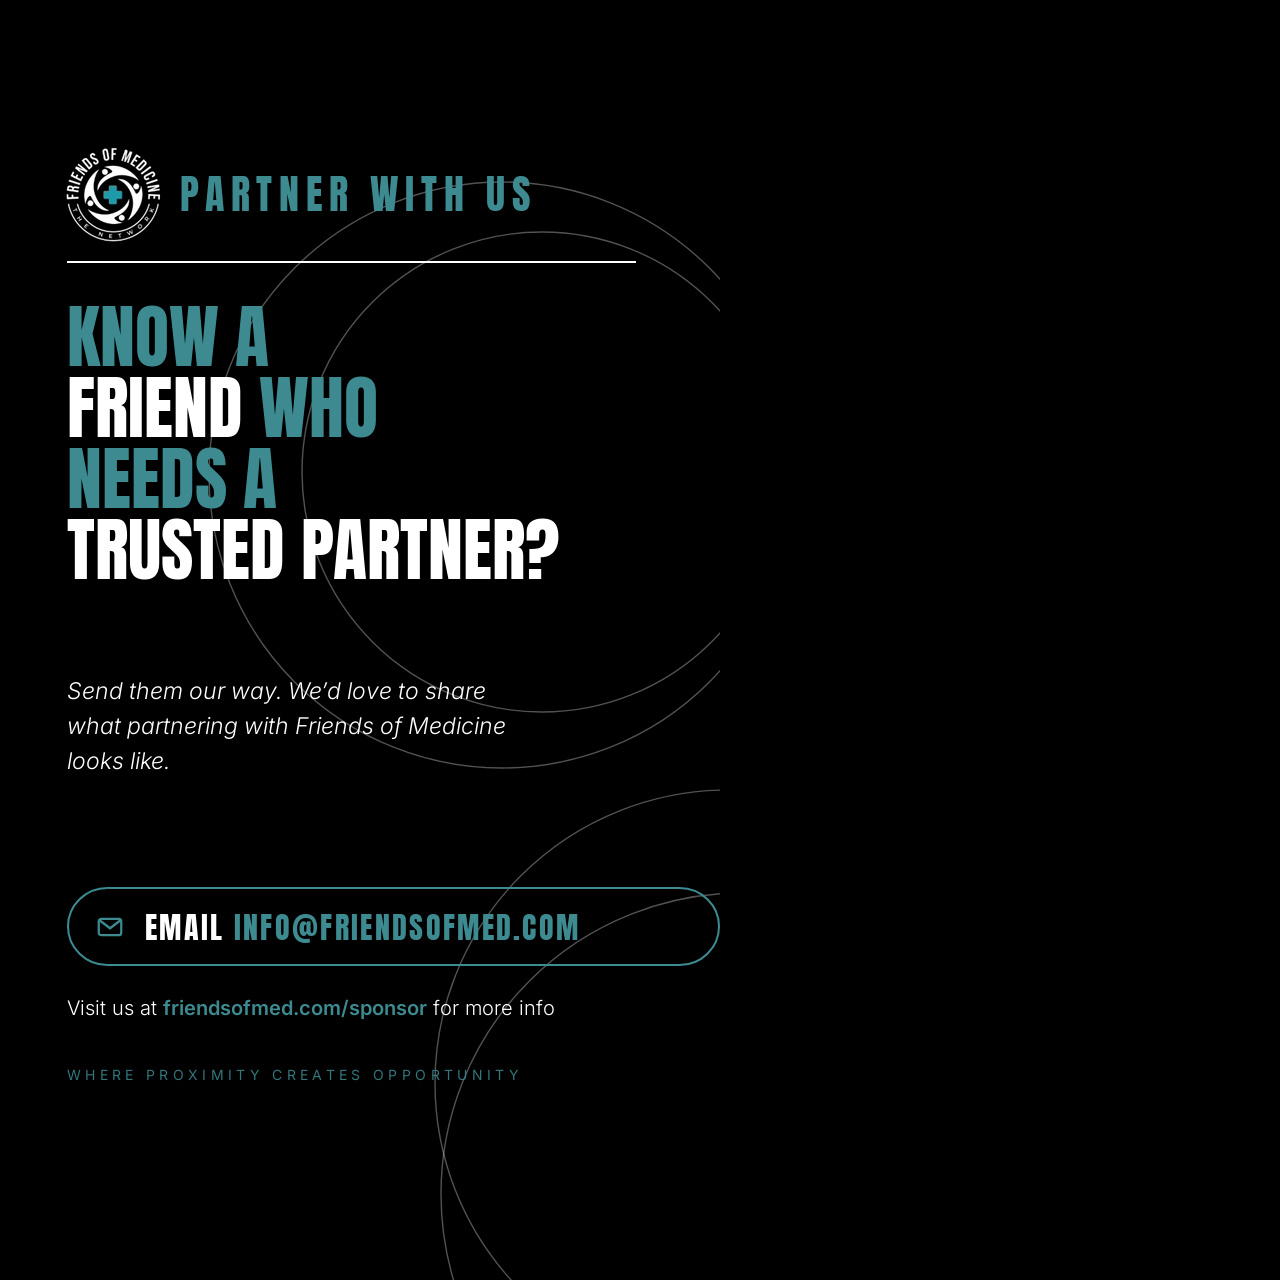
<file: social/stories/trusted-partner/story.html>
<!doctype html>
<html>
<head>
<meta charset="utf-8">
<style>
  @font-face { font-family: 'Anton'; src: url(fonts/anton.woff2) format('woff2'); }
  @font-face { font-family: 'Inter'; font-style: italic; font-weight: 300; src: url(fonts/inter-italic.woff2) format('woff2'); }
  @font-face { font-family: 'Inter'; font-style: normal; font-weight: 100 900; src: url(fonts/inter.woff2) format('woff2'); }

  :root { --teal: #3d8b91; --white: #ffffff; }
  html, body { margin: 0; padding: 0; background: #000; }
  #stage { position: relative; width: 720px; height: 1280px; overflow: hidden; background: #000; }

  #bg { position: absolute; inset: 0; }
  #bg circle { fill: none; stroke: rgba(255,255,255,0.32); stroke-width: 1.4; }

  #logo { position: absolute; left: 55px; top: 140px; width: 115px; height: 115px; }

  #kicker { position: absolute; left: 180px; top: 166px; font-family: 'Anton'; font-size: 40px; line-height: 56px;
            letter-spacing: 0.17em; color: var(--teal); white-space: nowrap; }

  #rule { position: absolute; left: 67px; top: 261px; width: 569px; height: 2px; background: #fff; transform-origin: left center; }

  #headline { position: absolute; left: 67px; top: 301px; font-family: 'Anton'; font-size: 70px; line-height: 71px;
              color: var(--teal); text-transform: uppercase; }
  .line { display: block; overflow: hidden; height: 71px; white-space: nowrap; }
  .line > span { display: inline-block; }
  .w { color: var(--teal); }

  #sub { position: absolute; left: 67px; top: 674px; width: 470px; font-family: 'Inter'; font-style: italic; font-weight: 300;
         font-size: 23px; line-height: 35px; color: #fff; }

  #btn { position: absolute; left: 67px; top: 887px; height: 79px; }
  #btnsvg { position: absolute; left: 0; top: 0; overflow: visible; }
  #btn .inner { position: relative; display: inline-flex; align-items: center; height: 79px; padding: 0 34px 0 28px; }
  #btn .label { font-family: 'Anton'; font-size: 30px; letter-spacing: 0.077em; color: #fff; margin-left: 20px; padding-top: 2px; }
  #btn .label em { font-style: normal; color: var(--teal); }

  #visit { position: absolute; left: 67px; top: 994px; font-family: 'Inter'; font-weight: 300; font-size: 20px;
           line-height: 28px; color: #fff; white-space: nowrap; }
  #visit b { font-weight: 600; color: var(--teal); }

  #tag { position: absolute; left: 67px; top: 1066px; font-family: 'Inter'; font-weight: 400; font-size: 14px;
         letter-spacing: 0.31em; color: var(--teal); opacity: 0.85; white-space: nowrap; }
</style>
</head>
<body>
<div id="stage">
  <svg id="bg" width="720" height="1280" viewBox="0 0 720 1280">
    <circle cx="502" cy="475" r="293" />
    <circle cx="542" cy="472" r="240" />
    <circle cx="728" cy="1083" r="293" />
    <circle cx="742" cy="1194" r="301" />
  </svg>

  <img id="logo" src="logo.png" alt="">
  <div id="kicker">PARTNER WITH US</div>
  <div id="rule"></div>

  <div id="headline"></div>

  <div id="sub"></div>

  <div id="btn">
    <svg id="btnsvg"><rect id="btnrect" rx="39.5" ry="39.5" fill="none" stroke="#3d8b91" stroke-width="2"/></svg>
    <div class="inner" id="btninner">
      <svg id="icon" width="30" height="30" viewBox="0 0 24 24" fill="none" stroke="#3d8b91" stroke-width="1.8" stroke-linejoin="round">
        <rect x="3" y="5.5" width="18" height="13" rx="2"/>
        <path d="M3.6 6.6l8.4 6.4 8.4-6.4"/>
      </svg>
      <div class="label" id="btnlabel"></div>
    </div>
  </div>

  <div id="visit"></div>

  <div id="tag">WHERE PROXIMITY CREATES OPPORTUNITY</div>
</div>

<script>
  // Copy. Each headline line is a list of [text, isWhite] pieces.
  const COPY = window.COPY || {
    lines: [
      [["Know a", false]],
      [["Friend", true], [" who", false]],
      [["needs a", false]],
      [["Trusted partner?", true]],
    ],
    sub: "Send them our way. We’d love to share what partnering with Friends of Medicine looks like.",
    button: 'EMAIL <em>INFO@FRIENDSOFMED.COM</em>',
    visit: 'Visit us at <b>friendsofmed.com/sponsor</b> for more info',
  };

  const headline = document.getElementById('headline');
  COPY.lines.forEach(pieces => {
    const line = document.createElement('span'); line.className = 'line';
    const inner = document.createElement('span');
    pieces.forEach(([text, white]) => {
      const s = document.createElement('span'); s.textContent = text;
      if (white) s.className = 'w';
      inner.appendChild(s);
    });
    line.appendChild(inner); headline.appendChild(line);
  });
  document.getElementById('sub').textContent = COPY.sub;
  document.getElementById('btnlabel').innerHTML = COPY.button;
  document.getElementById('visit').innerHTML = COPY.visit || '';

  // Size the pill outline to the button contents.
  function layoutButton() {
    const inner = document.getElementById('btninner');
    const w = inner.offsetWidth, h = inner.offsetHeight;
    const svg = document.getElementById('btnsvg'), rect = document.getElementById('btnrect');
    svg.setAttribute('width', w); svg.setAttribute('height', h);
    rect.setAttribute('x', 1); rect.setAttribute('y', 1);
    rect.setAttribute('width', w - 2); rect.setAttribute('height', h - 2);
    return rect.getTotalLength();
  }

  const clamp = v => Math.max(0, Math.min(1, v));
  const prog = (t, a, b) => clamp((t - a) / (b - a));
  const easeOut = p => 1 - Math.pow(1 - p, 3);
  const easeInOut = p => p < 0.5 ? 4 * p * p * p : 1 - Math.pow(-2 * p + 2, 3) / 2;
  const mix = (a, b, p) => a.map((v, i) => Math.round(v + (b[i] - v) * p));
  const TEAL = [61, 139, 145], WHITE = [255, 255, 255];

  let btnLen = 0;
  const circles = [...document.querySelectorAll('#bg circle')];
  circles.forEach(c => { const L = 2 * Math.PI * c.r.baseVal.value; c.dataset.len = L; c.style.strokeDasharray = L; });

  // Render the frame at time t (seconds). Mirrors the original story's timing.
  window.render = function (t) {
    btnLen = layoutButton();

    const logo = document.getElementById('logo');
    const pl = easeOut(prog(t, 0.25, 0.65));
    logo.style.opacity = pl; logo.style.transform = `scale(${0.85 + 0.15 * pl})`;

    const kick = easeInOut(prog(t, 0.55, 1.15));
    document.getElementById('kicker').style.clipPath = `inset(0 ${100 - kick * 100}% 0 0)`;

    document.getElementById('rule').style.transform = `scaleX(${easeInOut(prog(t, 0.95, 1.45))})`;

    circles.forEach((c, i) => {
      const p = easeInOut(prog(t, 1.0 + i * 0.12, 2.2 + i * 0.12));
      c.style.strokeDashoffset = c.dataset.len * (1 - p);
    });

    document.querySelectorAll('.line > span').forEach((s, i) => {
      const p = easeOut(prog(t, 1.1 + i * 0.2, 1.6 + i * 0.2));
      s.style.transform = `translateY(${(1 - p) * 72}px)`;
    });

    document.querySelectorAll('.w').forEach((w, i) => {
      const p = easeInOut(prog(t, 2.0 + i * 0.15, 2.45 + i * 0.15));
      w.style.color = `rgb(${mix(TEAL, WHITE, p).join(',')})`;
    });

    const ps = easeOut(prog(t, 2.55, 3.05));
    const sub = document.getElementById('sub');
    sub.style.opacity = ps; sub.style.transform = `translateY(${(1 - ps) * 12}px)`;

    const pb = easeInOut(prog(t, 3.1, 3.75));
    const rect = document.getElementById('btnrect');
    rect.style.strokeDasharray = btnLen; rect.style.strokeDashoffset = btnLen * (1 - pb);
    const pi = easeOut(prog(t, 3.45, 3.8));
    document.getElementById('icon').style.opacity = pi;
    const pt = easeOut(prog(t, 3.6, 3.95));
    const label = document.getElementById('btnlabel');
    label.style.opacity = pt; label.style.transform = `translateX(${(1 - pt) * -10}px)`;

    const pv = easeOut(prog(t, 3.9, 4.4));
    const visit = document.getElementById('visit');
    visit.style.opacity = pv; visit.style.transform = `translateY(${(1 - pv) * 10}px)`;

    document.getElementById('tag').style.opacity = 0.85 * easeOut(prog(t, 4.25, 4.75));
  };

  window.render(new URLSearchParams(location.search).has('t') ? +new URLSearchParams(location.search).get('t') : 9);
</script>
</body>
</html>
</file>
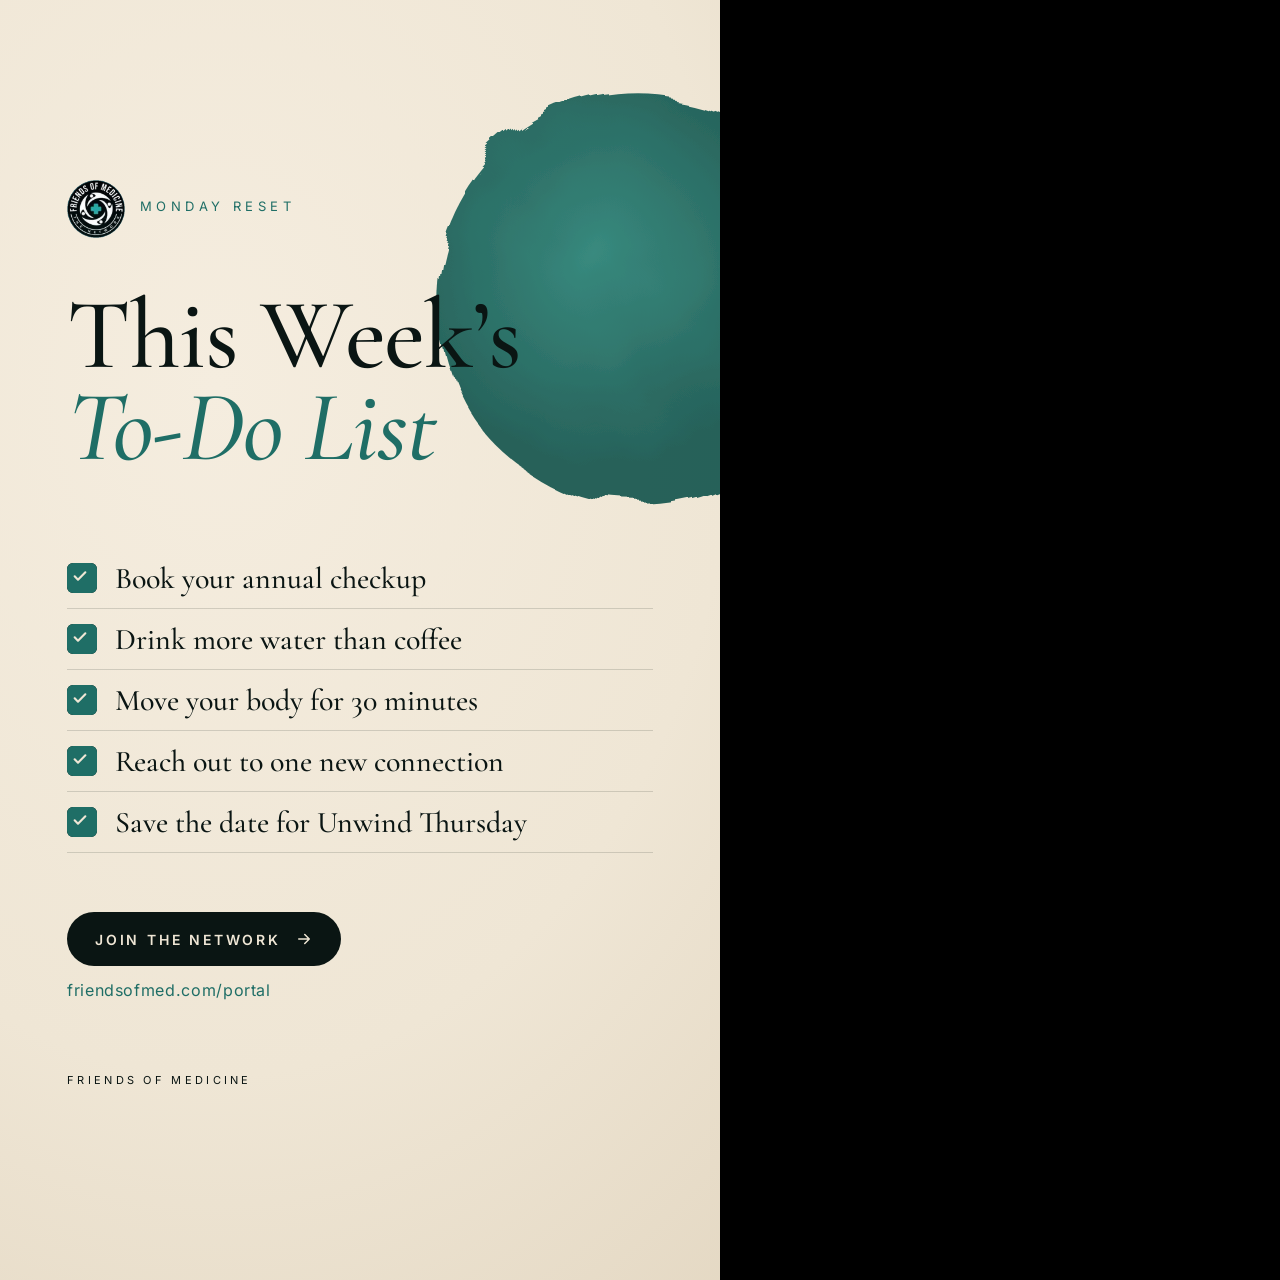
<file: social/stories/weekly/weekly.html>
<!doctype html>
<html>
<head>
<meta charset="utf-8">
<style>
  @font-face { font-family: 'Cormorant'; font-weight: 300 700; src: url(fonts/cormorant.woff2) format('woff2'); }
  @font-face { font-family: 'Cormorant'; font-style: italic; font-weight: 300 700; src: url(fonts/cormorant-italic.woff2) format('woff2'); }
  @font-face { font-family: 'Inter'; font-weight: 100 900; src: url(../trusted-partner/fonts/inter.woff2) format('woff2'); }

  /* Rebrand palette: deep green-black, forest, teal, cream. */
  :root { --ink: #0a1513; --forest: #0f2a26; --teal: #1f6e66; --glow: #3fa597; --cream: #efe6d5; --gold: #e0a85a; }
  html, body { margin: 0; padding: 0; background: #000; }
  #stage { position: relative; width: 720px; height: 1280px; overflow: hidden; }
  /* Warm Sunday: amber candlelight on black instead of the teal night. */
  .warm  { background: radial-gradient(90% 60% at 50% 100%, #3a1e0a 0%, #160b05 45%, #050302 100%) !important; }
  .warm .kicker, .warm .headline em, .warm .week .lbl, .warm .week .day span:first-child, .warm .week .day em, .warm .cta .note, .warm .nlist .num { color: var(--gold) !important; }
  .warm .pill { border-color: var(--gold) !important; box-shadow: 0 0 24px rgba(224,168,90,0.25) !important; }
  .warm .week .lbl { border-bottom-color: rgba(224,168,90,0.4); }
  .warm .horizon { top: 820px; height: 640px; background: radial-gradient(closest-side, rgba(240,170,90,0.45), rgba(200,110,50,0.18) 55%, rgba(0,0,0,0)) !important; }
  .dark  { background: radial-gradient(110% 70% at 75% 15%, #0c1d1a 0%, #050a09 45%, #000 100%); color: var(--cream); }
  .light { background: radial-gradient(120% 90% at 30% 30%, #f5eddf 0%, var(--cream) 60%, #e4d8c3 100%); color: var(--ink); }

  .layer { position: absolute; inset: 0; }
  .logo { position: absolute; left: 67px; top: 180px; width: 58px; height: 58px; }
  .kicker { position: absolute; left: 140px; top: 198px; font-family: 'Inter'; font-size: 13px; letter-spacing: 0.34em; }
  .dark .kicker { color: var(--glow); }
  .light .kicker { color: var(--teal); }

  .headline { position: absolute; left: 67px; font-family: 'Cormorant'; font-weight: 500; line-height: 0.92; letter-spacing: -0.01em; }
  .headline .ln { display: block; overflow: clip; overflow-clip-margin: 14px; }
  .headline .ln > span { display: inline-block; }
  .headline em { font-style: italic; }
  .light .headline em { color: var(--teal); }
  .dark .headline em { color: var(--glow); }

  .sub { position: absolute; left: 67px; font-family: 'Cormorant'; font-style: italic; font-weight: 500; }
  .caps { font-family: 'Inter'; font-size: 13px; letter-spacing: 0.3em; }
  .body { position: absolute; left: 67px; font-family: 'Inter'; font-weight: 400; font-size: 19px; line-height: 28px; }
  .dark .body { color: rgba(239,230,213,0.82); }

  /* Call to action: pill plus a small line under it. */
  .cta { position: absolute; left: 67px; }
  .pill { display: inline-flex; align-items: center; gap: 14px; height: 54px; padding: 0 28px; border-radius: 27px;
          font-family: 'Inter'; font-weight: 600; font-size: 14px; letter-spacing: 0.2em; white-space: nowrap; }
  .pill svg { flex: none; }
  .light .pill { background: var(--ink); color: var(--cream); }
  .dark .pill { border: 1.5px solid var(--glow); color: var(--cream); box-shadow: 0 0 24px rgba(63,165,151,0.25); }
  .dark .pill.solid { background: var(--cream); color: var(--ink); border-color: var(--cream); }
  .cta .note { margin-top: 14px; font-family: 'Inter'; font-size: 16px; letter-spacing: 0.04em; }
  .light .cta .note { color: var(--teal); }
  .dark .cta .note { color: var(--glow); }

  .footer { position: absolute; left: 67px; top: 1072px; font-family: 'Inter'; font-size: 11px; line-height: 16px; letter-spacing: 0.3em; opacity: 0.8; white-space: nowrap; }

  /* Monday checklist */
  .todo { position: absolute; left: 67px; top: 548px; width: 586px; }
  .todo .item { display: flex; align-items: center; height: 60px; border-bottom: 1px solid rgba(10,21,19,0.15);
                font-family: 'Cormorant'; font-weight: 500; font-size: 30px; }
  .todo .box { flex: none; width: 26px; height: 26px; border: 2px solid var(--ink); border-radius: 6px; margin-right: 18px; position: relative; }
  .dark .todo .item { border-bottom-color: rgba(239,230,213,0.14); }
  .dark .todo .box { border-color: var(--cream); }
  .todo .box i { position: absolute; inset: -2px; border-radius: 6px; background: var(--teal); transform: scale(0); }
  .todo .box svg { position: absolute; left: 3px; top: 3px; }

  /* Quote blocks */
  .qmark { position: absolute; left: 60px; font-family: 'Cormorant'; font-weight: 600; font-size: 150px; line-height: 1; }
  .quote { position: absolute; left: 67px; font-family: 'Cormorant'; font-style: italic; font-weight: 500; }
  .attrib { position: absolute; left: 67px; font-family: 'Inter'; font-size: 13px; letter-spacing: 0.3em; }
  .pillars { position: absolute; left: 67px; font-family: 'Inter'; font-size: 12px; line-height: 23px; letter-spacing: 0.32em; }
  .dark .pillars { color: rgba(239,230,213,0.8); }
  .dark .qmark, .dark .attrib { color: var(--glow) !important; }
  .dark .rule { background: var(--glow) !important; }
  .rule { position: absolute; left: 67px; width: 56px; height: 2px; transform-origin: left; }
  /* Saturday prescription pad */
  .rx { position: absolute; left: 67px; top: 500px; width: 586px; box-sizing: border-box; padding: 18px 28px 22px;
        background: rgba(255,255,255,0.55); border: 1px solid rgba(31,110,102,0.3); border-radius: 18px;
        box-shadow: 0 18px 40px rgba(10,21,19,0.08); }
  .rx .head { display: flex; justify-content: space-between; align-items: flex-end; padding-bottom: 10px; border-bottom: 1.5px solid rgba(31,110,102,0.35); }
  .rx .sym { font-family: 'Cormorant'; font-weight: 600; font-size: 64px; line-height: 0.9; color: var(--teal); }
  .rx .meta { font-family: 'Inter'; font-size: 11px; line-height: 18px; letter-spacing: 0.26em; text-align: right; color: var(--teal); }
  .rx .line { display: flex; gap: 14px; align-items: baseline; height: 44px; line-height: 44px; border-bottom: 1px dashed rgba(10,21,19,0.15);
              font-family: 'Cormorant'; font-style: italic; font-weight: 500; font-size: 28px; color: var(--ink); white-space: nowrap; }
  .rx .line b { font-family: 'Inter'; font-style: normal; font-weight: 600; font-size: 12px; color: var(--teal); letter-spacing: 0.1em; }
  .rx .sig { display: flex; justify-content: space-between; align-items: flex-end; margin-top: 14px; }
  .rx .sig .take { font-family: 'Inter'; font-size: 12px; letter-spacing: 0.2em; color: var(--teal); }
  .rx .sig .name { font-family: 'Cormorant'; font-style: italic; font-weight: 600; font-size: 30px; color: var(--ink); border-top: 1px solid rgba(10,21,19,0.4); padding-top: 2px; }
  .stamp { position: absolute; left: 430px; top: 470px; padding: 8px 16px; border: 3px solid var(--teal); border-radius: 10px;
           font-family: 'Inter'; font-weight: 700; font-size: 22px; letter-spacing: 0.2em; color: var(--teal); background: rgba(239,230,213,0.6); }

  /* Sunday week ahead */
  .week { position: absolute; left: 67px; width: 586px; }
  .week .lbl { font-family: 'Inter'; font-size: 12px; letter-spacing: 0.32em; color: var(--glow); padding-bottom: 10px; border-bottom: 1px solid rgba(63,165,151,0.4); }
  .week .day { display: flex; align-items: baseline; height: 44px; line-height: 44px; border-bottom: 1px solid rgba(239,230,213,0.1); }
  .week .day span:first-child { width: 70px; font-family: 'Inter'; font-size: 12px; letter-spacing: 0.24em; color: var(--glow); }
  .week .day span:last-child { font-family: 'Cormorant'; font-weight: 500; font-size: 28px; }
  .week .day em { font-style: italic; color: var(--glow); }
  .horizon { position: absolute; left: -100px; right: -100px; top: 860px; height: 520px; border-radius: 50%;
             background: radial-gradient(closest-side, rgba(224,168,90,0.22), rgba(63,165,151,0.10) 55%, rgba(0,0,0,0)); }
  /* Seasonal: numbered lists, a text bubble, the 11.11 mark and falling leaves */
  .nlist { position: absolute; left: 67px; width: 586px; }
  .nlist .row { display: flex; align-items: baseline; height: 50px; line-height: 50px; border-bottom: 1px solid rgba(10,21,19,0.14);
                font-family: 'Cormorant'; font-weight: 500; font-size: 29px; white-space: nowrap; }
  .dark .nlist .row { border-bottom-color: rgba(239,230,213,0.12); }
  .nlist .row i { font-family: 'Inter'; font-style: normal; font-size: 13px; letter-spacing: 0.04em; opacity: 0.6; margin-left: 10px; }
  .nlist .num { flex: none; width: 44px; font-family: 'Inter'; font-weight: 600; font-size: 12px; letter-spacing: 0.1em; color: var(--teal); }
  .dark .nlist .num { color: var(--gold); }
  .bubble { position: absolute; right: 67px; max-width: 380px; padding: 14px 20px; border-radius: 24px 24px 6px 24px;
            background: var(--teal); color: var(--cream); font-family: 'Inter'; font-size: 19px; line-height: 27px; box-shadow: 0 10px 30px rgba(10,21,19,0.15); }
  .delivered { position: absolute; right: 72px; font-family: 'Inter'; font-size: 12px; color: rgba(10,21,19,0.5); }
  .dark .delivered { color: rgba(239,230,213,0.5); }
  .elevens { position: absolute; right: 67px; top: 790px; font-family: 'Cormorant'; font-weight: 500; font-size: 120px; line-height: 1;
             color: transparent; -webkit-text-stroke: 1.5px rgba(224,168,90,0.45); letter-spacing: -0.02em; }
  .dark .gold, .gold { color: var(--gold); }
  /* Week of Nov 30: Art Week formats */
  .night { background: radial-gradient(120% 80% at 70% 10%, #13213d 0%, #070b16 50%, #020308 100%); color: var(--cream); }
  .night .kicker, .night .headline em, .night .cta .note { color: var(--gold); }
  .night .pill { border: 1.5px solid var(--gold); color: var(--cream); box-shadow: 0 0 24px rgba(224,168,90,0.22); }
  .night .footer { color: var(--cream); }
  .night.pink { --gold: #ff2e93; }
  .night.pink .pill { box-shadow: 0 0 26px rgba(255,46,147,0.35); }
  .night.pink .details .r { border-bottom-color: rgba(255,46,147,0.25); }
  .details { position: absolute; left: 67px; width: 586px; }
  .details .r { display: flex; align-items: baseline; gap: 14px; padding: 9px 0; border-bottom: 1px solid rgba(224,168,90,0.22); }
  .details .r span:first-child { flex: none; width: 76px; font-family: 'Inter'; font-weight: 600; font-size: 11px; letter-spacing: 0.22em; color: var(--gold); }
  .details .r span:last-child { font-family: 'Cormorant'; font-weight: 500; font-size: 27px; line-height: 1.15; }
  .bigword { position: absolute; left: 67px; font-family: 'Inter'; font-weight: 700; font-size: 15px; letter-spacing: 0.34em; color: var(--gold); }

  .cal { position: absolute; left: 67px; width: 586px; }
  .cal .d { display: grid; grid-template-columns: 64px 1fr; align-items: center; height: 54px; border-bottom: 1px solid rgba(10,21,19,0.13); }
  .cal .d b { font-family: 'Inter'; font-weight: 600; font-size: 12px; letter-spacing: 0.2em; color: var(--teal); }
  .cal .d span { font-family: 'Cormorant'; font-weight: 500; font-size: 27px; }
  .cal .d span i { font-family: 'Inter'; font-style: normal; font-size: 13px; letter-spacing: 0.06em; color: rgba(10,21,19,0.55); margin-left: 8px; }
  .cal .d.hl { background: var(--ink); color: var(--cream); border-radius: 12px; padding: 0 14px; margin: 4px -14px; border: 0; }
  .cal .d.hl b { color: var(--gold); } .cal .d.hl span i { color: rgba(239,230,213,0.7); }

  .vs { position: absolute; left: 67px; width: 586px; display: flex; flex-direction: column; gap: 18px; }
  .vs .opt { position: relative; border: 1.5px solid rgba(63,165,151,0.55); border-radius: 22px; padding: 24px 26px; }
  .vs .opt small { display: block; font-family: 'Inter'; font-size: 11px; letter-spacing: 0.26em; color: var(--glow); margin-bottom: 8px; }
  .vs .opt span { font-family: 'Cormorant'; font-weight: 500; font-size: 40px; line-height: 1.05; }
  .vs .or { align-self: center; width: 58px; height: 58px; border-radius: 50%; background: var(--glow); color: var(--ink); display: flex; align-items: center; justify-content: center;
            font-family: 'Cormorant'; font-style: italic; font-weight: 600; font-size: 28px; margin: -6px 0; }

  .chips { position: absolute; left: 67px; width: 586px; display: flex; flex-wrap: wrap; gap: 10px; }
  .chips span { font-family: 'Inter'; font-weight: 500; font-size: 17px; padding: 10px 16px; border-radius: 999px; border: 1.5px solid rgba(10,21,19,0.25); }
  .chips span.k { background: var(--teal); border-color: var(--teal); color: var(--cream); }

  .card { position: absolute; left: 67px; width: 586px; box-sizing: border-box; padding: 26px 30px 28px; background: var(--cream); color: var(--ink);
          border-radius: 6px; box-shadow: 0 24px 50px rgba(0,0,0,0.45); transform-origin: 30% 50%; }
  .card small { display: block; font-family: 'Inter'; font-weight: 600; font-size: 11px; letter-spacing: 0.3em; color: var(--teal); padding-bottom: 12px;
                border-bottom: 1px solid rgba(10,21,19,0.2); margin-bottom: 14px; }
  .card p { margin: 0; font-family: 'Cormorant'; font-style: italic; font-weight: 500; font-size: 33px; line-height: 1.22; }
  .card .by { margin-top: 16px; font-family: 'Inter'; font-size: 12px; letter-spacing: 0.24em; color: var(--teal); }

  .askbox { position: absolute; left: 67px; width: 586px; height: 150px; box-sizing: border-box; border: 2px dashed rgba(224,168,90,0.5); border-radius: 22px;
            display: flex; align-items: center; justify-content: center; font-family: 'Inter'; font-size: 12px; letter-spacing: 0.24em; color: rgba(224,168,90,0.75); }
</style>
</head>
<body>
<div id="stage"></div>

<script>
  const params = new URLSearchParams(location.search);
  const DAY = params.get('day') || 'mon';
  const stage = document.getElementById('stage');

  const ICON = {
    heart: '<svg width="18" height="18" viewBox="0 0 24 24" fill="none" stroke="currentColor" stroke-width="2" stroke-linejoin="round"><path d="M12 20s-7-4.4-7-10a4 4 0 0 1 7-2.6A4 4 0 0 1 19 10c0 5.6-7 10-7 10z"/></svg>',
    arrow: '<svg width="18" height="18" viewBox="0 0 24 24" fill="none" stroke="currentColor" stroke-width="2" stroke-linecap="round" stroke-linejoin="round"><path d="M5 12h14M13 6l6 6-6 6"/></svg>',
    down: '<svg width="18" height="18" viewBox="0 0 24 24" fill="none" stroke="currentColor" stroke-width="2" stroke-linecap="round" stroke-linejoin="round"><path d="M12 4v15M6 13l6 6 6-6"/></svg>',
    mail: '<svg width="18" height="18" viewBox="0 0 24 24" fill="none" stroke="currentColor" stroke-width="1.8" stroke-linejoin="round"><rect x="3" y="5.5" width="18" height="13" rx="2"/><path d="M3.6 6.6l8.4 6.4 8.4-6.4"/></svg>',
    check: '<svg width="16" height="16" viewBox="0 0 24 24" fill="none" stroke="#efe6d5" stroke-width="3.2" stroke-linecap="round" stroke-linejoin="round"><path d="M4 12.5l5 5L20 6.5"/></svg>',
  };

  // Shared pieces: logo + day kicker on top, serif headline, a call to action, and the footer label.
  const topRow = (kicker) => `<img class="logo" src="logo-badge.png" alt=""><div class="kicker" data-a="fade" data-t="0.4">${kicker}</div>`;
  const headline = (lines, y, size) => `<div class="headline" style="top:${y}px;font-size:${size}px">${
    lines.map((l, i) => `<span class="ln"><span data-a="rise" data-t="${0.7 + i * 0.22}">${l}</span></span>`).join('')}</div>`;
  const cta = (y, label, icon, note, solid) => `<div class="cta" style="top:${y}px">
      <div class="pill${solid ? ' solid' : ''}" data-a="pop" data-t="3.4">${label}${ICON[icon]}</div>
      ${note ? `<div class="note" data-a="fade" data-t="3.8">${note}</div>` : ''}</div>`;
  const footer = () => `<div class="footer" data-a="fade" data-t="4.1">FRIENDS OF MEDICINE</div>`;

  // Quotes are swappable from the URL: &quote=...&by=...
  const quote = (fallback, by) => ({ text: params.get('quote') || fallback, by: params.get('by') || by });

  const DAYS = {
    mon: () => {
      stage.className = 'light';
      const items = params.get('items') ? params.get('items').split('|') : ['Book your annual checkup', 'Drink more water than coffee', 'Move your body for 30 minutes',
                     'Reach out to one new connection', 'Save the date for Unwind Thursday'];
      return `
        <svg class="layer" width="720" height="1280"><defs>
          <filter id="wc"><feTurbulence type="fractalNoise" baseFrequency="0.012" numOctaves="3" seed="4"/><feDisplacementMap in="SourceGraphic" scale="38"/></filter>
          <radialGradient id="tg" cx="40%" cy="40%"><stop offset="0" stop-color="#2a8378"/><stop offset="1" stop-color="#16564f"/></radialGradient></defs>
          <circle id="blob" cx="640" cy="300" r="200" fill="url(#tg)" filter="url(#wc)" opacity="0.92"/></svg>
        ${topRow(params.get('kicker') || 'MONDAY RESET')}
        ${headline(['This Week’s', '<em>To-Do List</em>'], 290, 100)}
        <div class="todo">${items.map((t, i) => `<div class="item" data-a="slide" data-t="${1.6 + i * 0.18}">
          <span class="box"><i data-check="${3.0 + i * 0.35}"></i>${ICON.check}</span>${t}</div>`).join('')}</div>
        ${params.get('tickets') ? cta(912, 'GET YOUR TICKETS', 'down', 'For this Thursday. Tap the link below.') : cta(912, 'JOIN THE NETWORK', 'arrow', 'friendsofmed.com/portal')}
        ${footer()}`;
    },
    tue: () => {
      stage.className = 'dark';
      return `
        <canvas id="mesh" class="layer" width="1080" height="1920" style="width:720px;height:1280px"></canvas>
        ${topRow('TECH TUESDAY')}
        ${headline(['Tech', '<em>Tuesday</em>'], 280, 128)}
        ${params.get('quote') ? `
        <div class="quote" style="top:540px;width:570px;font-size:31px;line-height:38px" data-a="fade" data-t="1.5">\u201C${params.get('quote')}\u201D</div>
        <div class="rule" style="background:var(--glow)" data-a="draw" data-t="2.1"></div>
        <div class="attrib" style="color:var(--glow);line-height:20px" data-a="fade" data-t="2.2">${params.get('by') || ''}</div>` : `
        <div class="sub" style="top:540px;font-size:36px" data-a="fade" data-t="1.5">Where innovation meets care.</div>
        <div class="body" style="top:884px;width:560px" data-a="fade" data-t="2.8">Building something in health tech? We want to hear about it.</div>`}
        ${cta(952, 'SHARE WHAT YOU’RE BUILDING', 'mail', 'info@friendsofmed.com')}
        ${footer()}`;
    },
    wed: () => {
      stage.className = 'light';
      const q = quote('Sometimes you’ve got to set that weight down and just relax for a minute.', 'DR. ALEXA ROSE<br>PEDIATRIC NEUROSURGEON');
      return `
        <svg class="layer" width="720" height="1280"><defs>
          <filter id="wc2"><feTurbulence id="turb" type="fractalNoise" baseFrequency="0.009" numOctaves="3" seed="9"/><feDisplacementMap in="SourceGraphic" scale="70"/></filter>
          <linearGradient id="tg2" x1="0" y1="0" x2="1" y2="1"><stop offset="0" stop-color="#2a8378"/><stop offset="1" stop-color="#123f3a"/></linearGradient></defs>
          <path id="wave" d="M720 120 C600 180 470 300 520 470 C560 600 440 700 500 860 C540 980 470 1100 560 1280 L720 1280 Z" fill="url(#tg2)" filter="url(#wc2)"/></svg>
        ${topRow('WELLNESS WEDNESDAY')}
        ${headline(['Wellness', 'Wednesday'], 280, 96)}
        <div class="qmark" style="top:455px;color:var(--teal)" data-a="fade" data-t="1.6">“</div>
        <div class="quote" style="top:540px;width:400px;font-size:36px;line-height:42px" data-a="fade" data-t="1.9">${q.text}</div>
        <div class="rule" style="background:var(--teal)" data-a="draw" data-t="2.4"></div>
        <div class="attrib" style="color:var(--teal);line-height:20px" data-a="fade" data-t="2.5">${q.by}</div>
        <div class="pillars" data-a="fade" data-t="2.8">HEALTH<br>LONGEVITY<br>MENTAL HEALTH<br>PERFORMANCE</div>
        ${cta(950, 'SHARE YOUR WELLNESS TIP', 'arrow', 'Tag @friends_of_medicine')}
        ${footer()}`;
    },
    thu: () => {
      stage.className = 'dark';
      return `
        <div id="bokeh" class="layer"></div>
        ${topRow('UNWIND THURSDAY')}
        ${headline(['Unwind', '<em>Thursday</em>'], 280, 128)}
        <div class="caps" style="position:absolute;left:67px;top:540px;color:var(--glow)" data-a="fade" data-t="1.5">FORT LAUDERDALE</div>
        <div class="sub" style="top:590px;width:520px;font-size:36px;line-height:42px" data-a="fade" data-t="1.8">Good people, good drinks, and the conversations that open doors.</div>
        <div class="body" style="top:760px;width:540px" data-a="fade" data-t="2.4">Doctors, founders and friends of medicine, all in one room. Come see what the network is about.</div>
        ${cta(880, 'GET TICKETS', 'down', 'Tap the link below', true)}
        ${footer()}`;
    },
    fri: () => {
      stage.className = 'dark';
      const q = quote('In the business of healthcare, the most important hand is the one you don’t shake.', 'DR. ANDRÉ COOMBS • FOUNDER');
      return `
        <svg id="city" class="layer" width="720" height="1280"></svg>
        ${topRow('FOUNDERS FRIDAY')}
        ${headline(['Founders', '<em>Friday</em>'], 280, 128)}
        <div class="quote" style="top:572px;width:560px;font-size:34px;line-height:41px" data-a="fade" data-t="1.6">“${q.text}”</div>
        <div class="rule" style="background:var(--glow)" data-a="draw" data-t="2.2"></div>
        <div class="attrib" style="color:var(--glow);line-height:20px" data-a="fade" data-t="2.3">${q.by}</div>
        ${cta(952, 'NOMINATE A FOUNDER', 'mail', 'info@friendsofmed.com')}
        ${footer()}`;
    },
    sat: () => {
      stage.className = 'light';
      const items = params.get('items') ? params.get('items').split('|') : ['Sleep in. No alarm.', 'Phone on do not disturb for one hour.', 'A meal you don\u2019t eat standing up.',
                     'Call someone who isn\u2019t a coworker.', 'Do one thing just because it\u2019s fun.'];
      return `
        <svg class="layer" width="720" height="1280"><defs>
          <filter id="wc3"><feTurbulence type="fractalNoise" baseFrequency="0.012" numOctaves="3" seed="11"/><feDisplacementMap in="SourceGraphic" scale="40"/></filter>
          <radialGradient id="tg3" cx="40%" cy="40%"><stop offset="0" stop-color="#2a8378"/><stop offset="1" stop-color="#16564f"/></radialGradient></defs>
          <circle id="blob" cx="660" cy="1130" r="200" fill="url(#tg3)" filter="url(#wc3)" opacity="0.92"/></svg>
        ${topRow('SATURDAY OFF-CALL')}
        ${headline(['Your Weekend', '<em>Prescription</em>'], 290, 96)}
        <div class="rx" data-a="fade" data-t="1.4">
          <div class="head"><div class="sym">\u211E</div><div class="meta">PATIENT: YOU<br>REFILLS: UNLIMITED</div></div>
          ${items.map((t, i) => `<div class="line" data-a="write" data-t="${2.0 + i * 0.4}"><b>0${i + 1}</b>${t}</div>`).join('')}
          <div class="sig"><div class="take" data-a="fade" data-t="4.1">TAKE AS NEEDED,<br>ALL WEEKEND</div><div class="name" data-a="write" data-t="4.3">Friends of Medicine</div></div>
        </div>
        <div class="stamp" data-a="stamp" data-t="4.9">OFF DUTY</div>
        ${cta(950, 'TAG WHO NEEDS THIS', 'arrow', 'Doctor\u2019s orders.')}
        ${footer()}`;
    },
    vet: () => {
      stage.className = 'dark';
      return `
        <div id="stars" class="layer"></div>
        <canvas id="flag" width="480" height="270" style="position:absolute;left:60px;top:742px;width:320px;height:180px"></canvas>
        ${topRow('VETERANS DAY')}
        ${headline(['Thank you for', '<em>your service</em>'], 280, 100)}
        <div class="rule" style="top:490px;background:var(--gold)" data-a="draw" data-t="1.4"></div>
        <div class="sub" style="top:520px;width:560px;font-size:34px;line-height:40px" data-a="fade" data-t="1.6">To every veteran, and to the medics, corpsmen, nurses and physicians who served, we are grateful.</div>
        <div class="body" style="top:668px;width:540px" data-a="fade" data-t="2.3">Many of the people who care for us today first learned to heal in uniform. Today we honor them.</div>
        ${cta(950, 'THANK A VETERAN TODAY', 'heart', 'Tag a veteran in medicine')}
        ${footer()}`;
    },
    check: () => {
      stage.className = 'light';
      const items = ['Send a text that doesn’t need a reply.', 'Drop off a meal at the end of their shift.',
                     'Save them a plate, even if it’s late.', 'Ask how they’re really doing, then listen.'];
      return `
        ${topRow('HOLIDAY CHECK-IN')}
        ${headline(['Check on your', '<em>doctor friends</em>'], 290, 92)}
        <div class="sub" style="top:480px;width:560px;font-size:30px;line-height:36px" data-a="fade" data-t="1.4">The holidays are great for most of us. In the hospital, they get hectic.</div>
        <div class="bubble" style="top:580px" data-a="pop" data-t="2.0">Thinking of you on shift today. No need to text back.</div>
        <div class="delivered" style="top:672px" data-a="fade" data-t="2.5">Delivered</div>
        <div class="nlist" style="top:705px">${items.map((t, i) => `<div class="row" data-a="slide" data-t="${2.7 + i * 0.2}"><span class="num">0${i + 1}</span>${t}</div>`).join('')}</div>
        ${cta(950, 'SEND THIS TO SOMEONE ON CALL', 'arrow', 'Tag a friend in medicine')}
        ${footer()}`;
    },
    table: () => {
      stage.className = 'dark';
      const items = ['Invite them to your Thanksgiving table.', 'Plan a Friendsgiving after their shift.',
                     'Make an extra plate and drop it off.', 'Let them know they’re not alone.'];
      return `
        <div id="bokeh" class="layer"></div>
        ${topRow('NOT EVERYONE GOES HOME')}
        ${headline(['A seat at', '<em>your table</em>'], 280, 110)}
        <div class="sub" style="top:500px;width:560px;font-size:31px;line-height:38px" data-a="fade" data-t="1.5">Some of our friends in medicine are far from family, working the holiday shift, or spending it alone.</div>
        <div class="nlist" style="top:660px">${items.map((t, i) => `<div class="row" data-a="slide" data-t="${2.2 + i * 0.2}"><span class="num">0${i + 1}</span>${t}</div>`).join('')}</div>
        ${cta(950, 'INVITE SOMEONE TO YOUR TABLE', 'arrow', 'There’s a seat for you at ours.', true)}
        ${footer()}`;
    },
    gratitude: () => {
      stage.className = 'light';
      const items = ['A mentor who opened a door.', 'A colleague who covered for you.', 'A friend who reminded you to rest.'];
      return `
        <svg class="layer" width="720" height="1280"><defs>
          <filter id="wc4"><feTurbulence type="fractalNoise" baseFrequency="0.012" numOctaves="3" seed="21"/><feDisplacementMap in="SourceGraphic" scale="40"/></filter>
          <radialGradient id="tg4" cx="40%" cy="40%"><stop offset="0" stop-color="#e8b96e"/><stop offset="1" stop-color="#c98a3e"/></radialGradient></defs>
          <circle id="blob" cx="650" cy="1120" r="200" fill="url(#tg4)" filter="url(#wc4)" opacity="0.85"/></svg>
        ${topRow('GRATITUDE WEEK')}
        ${headline(['Gratitude grows', '<em>when it’s shared</em>'], 290, 86)}
        <div class="sub" style="top:480px;width:560px;font-size:36px;line-height:42px" data-a="fade" data-t="1.5">Name one person who made your year better. <span style="color:var(--teal)">Then tell them.</span></div>
        <div class="caps" style="position:absolute;left:67px;top:640px;color:var(--teal)" data-a="fade" data-t="2.0">NEED A STARTING POINT?</div>
        <div class="nlist" style="top:668px">${items.map((t, i) => `<div class="row" data-a="slide" data-t="${2.3 + i * 0.2}"><span class="num">0${i + 1}</span>${t}</div>`).join('')}</div>
        ${cta(950, 'TAG SOMEONE YOU’RE GRATEFUL FOR', 'heart', 'Gratitude means more when they hear it.')}
        ${footer()}`;
    },
    share: () => {
      stage.className = 'dark';
      const q = quote('If you experience success, you should be able to share that with others and it all comes back to you.', 'DR. ANDRÉ COOMBS<br>FOUNDER, FRIENDS OF MEDICINE');
      const items = ['Mentor someone earlier in their career.', 'Make one introduction this week.', 'Share what you learned the hard way.'];
      return `
        <div id="bokeh" class="layer"></div>
        ${topRow('PAY IT FORWARD')}
        ${headline(['Success is meant', '<em>to be shared</em>'], 280, 88)}
        <div class="quote" style="top:480px;width:560px;font-size:32px;line-height:38px" data-a="fade" data-t="1.5">“${q.text}”</div>
        <div class="rule" style="background:var(--gold)" data-a="draw" data-t="2.0"></div>
        <div class="attrib" style="color:var(--gold);line-height:20px" data-a="fade" data-t="2.1">${q.by}</div>
        <div class="nlist" style="top:700px">${items.map((t, i) => `<div class="row" data-a="slide" data-t="${2.5 + i * 0.2}"><span class="num">0${i + 1}</span>${t}</div>`).join('')}</div>
        ${cta(950, 'MAKE ONE INTRODUCTION', 'arrow', 'Send this to two people who should meet.')}
        ${footer()}`;
    },
    thanks: () => {
      stage.className = 'light';
      return `
        <div id="leaves" class="layer"></div>
        ${topRow('HAPPY THANKSGIVING')}
        ${headline(['Beyond', '<em>grateful</em>'], 290, 132)}
        <div class="sub" style="top:572px;width:560px;font-size:36px;line-height:42px" data-a="fade" data-t="1.5">For the community we’ve built together, and for every life it has touched.</div>
        <div class="body" style="top:715px;width:560px;color:rgba(10,21,19,0.8)" data-a="fade" data-t="2.2">From Miami to Fort Lauderdale to Dallas, thank you for showing up, making introductions and looking out for each other. You are the reason these rooms exist.</div>
        ${cta(950, 'SEE YOU AT THE NEXT EVENT', 'arrow', 'friendsofmed.com/events')}
        ${footer()}`;
    },
    // Sunday, second concept: rest as part of the work, three slow rituals.
    // ===== Week of Nov 30, 2026: Miami Art Week and Under the Stars (Dec 2) =====
    glance: () => {
      stage.className = 'light';
      const days = params.get('rows') ? params.get('rows').split('|').map(r => { const [d, t, hl] = r.split('::'); return [d, t, hl ? 1 : 0]; }) : [['MON', 'Miami Art Week begins'], ['TUE', 'Art Miami + Design Miami open'], ['WED', 'Under the Stars <i>Basel Edition</i>', 1],
                    ['THU', 'Art Basel preview days'], ['FRI', 'Art Basel opens to the public'], ['SAT', 'Untitled Art on Ocean Drive'], ['SUN', 'Art Basel closing day']];
      return `
        ${topRow('MIAMI ART WEEK')}
        ${headline(['Your week', '<em>at a glance</em>'], 290, 92)}
        <div class="cal" style="top:500px">${days.map(([d, t, hl], i) => `<div class="d${hl ? ' hl' : ''}" data-a="slide" data-t="${1.4 + i * 0.16}"><b>${d}</b><span>${t}</span></div>`).join('')}</div>
        ${cta(955, 'SAVE THE DATE: DEC 2', 'arrow', 'Under the Stars. RSVP at luma.com/Underthestars')}
        ${footer()}`;
    },
    stars: () => {
      stage.className = 'night pink';
      const v = params.get('v') || 'invite';
      const hero = { invite: 'YOU’RE INVITED', tomorrow: 'LAST CALL', tonight: 'TONIGHT', thanks: 'THANK YOU' }[v];
      const full = [['DATE', 'Wednesday, Dec 2'], ['ENTRY', '9 PM to 1 AM'], ['PLACE', 'National Hotel, Miami Beach'], ['MUSIC', 'DJEN, DJ UZO + Dayah Modo'], ['CAUSE', 'St. Jude Children’s Research Hospital']];
      const short = [['ENTRY', 'Tonight, 9 PM to 1 AM'], ['WHERE', 'National Hotel, Miami Beach'], ...(params.get('dress') ? [['DRESS', params.get('dress')]] : []), ['FOR', 'St. Jude Children’s Research Hospital']];
      const past = [['WHEN', 'Wednesday, Dec 2'], ['WHERE', 'National Hotel, Miami Beach'], ['FOR', 'St. Jude Children’s Research Hospital']];
      const copy = {
        invite:   { head: ['Under the', '<em>Stars</em>'], sub: 'Basel Edition, presented by Nolcha Shows. Friends of Medicine is an official networking partner.', rows: full,
                    cta: cta(955, 'REQUEST TO JOIN', 'down', 'luma.com/Underthestars') },
        tomorrow: { head: ['Under the', '<em>Stars</em>'], sub: 'A night you don’t want to miss, filled with art performances that contribute to a greater cause.', rows: [['ENTRY', 'Tomorrow, 9 PM to 1 AM'], ['WHERE', 'National Hotel, Miami Beach'], ['FOR', 'St. Jude Children’s Research Hospital']],
                    cta: cta(955, 'REQUEST TO JOIN', 'down', 'Your last chance to join us. luma.com/Underthestars') },
        tonight:  { head: ['Tonight we', '<em>come together</em>'], sub: 'Under the Stars, Basel Edition. We’re very grateful to be partnering with Nolcha Shows on this, and we’d love to see you there.', rows: short,
                    cta: cta(955, 'REQUEST TO JOIN', 'down', 'See you tonight. luma.com/Underthestars') },
        thanks:   { head: ['Under the', '<em>Stars</em>'], sub: 'Thank you for joining us. It was a very special night.', rows: past,
                    cta: cta(955, 'RECAP COMING FRIDAY', 'arrow', 'Watch how the night went this Founders Friday.') },
      }[v];
      const two = v === 'tonight';
      return `
        <div id="stars" class="layer"></div>
        <svg id="const" class="layer" width="720" height="1280"></svg>
        ${topRow('MIAMI ART WEEK')}
        <div class="bigword" style="top:282px" data-a="fade" data-t="0.6">${hero}</div>
        ${headline(copy.head, 318, two ? 96 : 118)}
        <div class="sub" style="top:${two ? 530 : 560}px;width:560px;font-size:${v === 'thanks' ? 34 : 28}px;line-height:${v === 'thanks' ? 40 : 34}px" data-a="fade" data-t="1.6">${copy.sub}</div>
        <div class="details" style="top:${two ? 700 : v === 'thanks' ? 690 : 650}px">${copy.rows.map(([k, t], i) => `<div class="r" data-a="slide" data-t="${2.0 + i * 0.16}"><span>${k}</span><span>${t}</span></div>`).join('')}</div>
        ${copy.cta}
        ${footer()}`;
    },
    thisorthat: () => {
      stage.className = 'dark';
      return `
        <canvas id="mesh" class="layer" width="1080" height="1920" style="width:720px;height:1280px;opacity:0.35"></canvas>
        ${topRow('TECH TUESDAY')}
        ${headline(['This', '<em>or that?</em>'], 280, 110)}
        <div class="vs" style="top:510px">
          <div class="opt" data-a="slide" data-t="1.5"><small>THIS</small><span>An AI scribe writes your notes</span></div>
          <div class="or" data-a="pop" data-t="1.9">or</div>
          <div class="opt" data-a="slide" data-t="2.1"><small>THAT</small><span>You type every note yourself</span></div>
        </div>
        ${cta(955, 'VOTE IN THE POLL', 'down', 'Poll sticker goes right below.')}
        ${footer()}`;
    },
    room: () => {
      stage.className = 'light';
      const who = [['Physicians', 1], ['Surgeons'], ['Nurses'], ['PAs and NPs'], ['Dentists'], ['Founders', 1], ['Investors'], ['Attorneys'],
                   ['Realtors'], ['Finance'], ['Health tech', 1], ['Wellness'], ['Students'], ['Hospital leaders']];
      return `
        ${topRow('UNWIND THURSDAY')}
        ${headline(['Who’s in', '<em>the room</em>'], 290, 104)}
        <div class="sub" style="top:510px;width:560px;font-size:30px;line-height:36px" data-a="fade" data-t="1.4">Every Friends of Medicine event brings these worlds together:</div>
        <div class="chips" style="top:610px">${who.map(([w, k], i) => `<span class="${k ? 'k' : ''}" data-a="pop" data-t="${1.8 + i * 0.09}">${w}</span>`).join('')}</div>
        ${cta(955, 'STAY TUNED', 'arrow', 'Our next official event is coming soon.')}
        ${footer()}`;
    },
    overheard: () => {
      stage.className = 'dark';
      return `
        <svg id="city" class="layer" width="720" height="1280"></svg>
        ${topRow('FOUNDERS FRIDAY')}
        ${headline(['Founders', '<em>Friday</em>'], 280, 118)}
        <div class="card" style="top:540px" data-a="card" data-t="1.5">
          <small>OVERHEARD AT FRIENDS OF MEDICINE</small>
          <p>“Pretty much every time I go to one of these events, I get a good connection.”</p>
          <div class="by">PEDRO ROJAS • BUSINESS BROKER</div>
        </div>
        ${cta(955, 'NOMINATE A FOUNDER', 'mail', 'info@friendsofmed.com')}
        ${footer()}`;
    },
    artweekend: () => {
      stage.className = 'light';
      const items = params.get('items') ? params.get('items').split('|') : ['Art Basel <i>Miami Beach Convention Center</i>', 'Untitled Art <i>Ocean Drive at 12th St</i>', 'Design Miami <i>Convention Center Dr</i>', 'Art Miami <i>through Sunday</i>'];
      return `
        <svg class="layer" width="720" height="1280"><defs>
          <filter id="wc5"><feTurbulence type="fractalNoise" baseFrequency="0.011" numOctaves="3" seed="31"/><feDisplacementMap in="SourceGraphic" scale="44"/></filter></defs>
          <circle id="blob" cx="640" cy="250" r="190" fill="#e0a85a" filter="url(#wc5)" opacity="0.8"/>
          <rect x="560" y="980" width="220" height="220" fill="#1f6e66" filter="url(#wc5)" opacity="0.85" transform="rotate(12 670 1090)"/></svg>
        ${topRow('MIAMI ART WEEK')}
        ${headline(['Your Art Week', '<em>weekend</em>'], 290, 92)}
        <div class="sub" style="top:490px;width:560px;font-size:30px;line-height:36px" data-a="fade" data-t="1.4">It’s a busy week in Miami, but that doesn’t mean doctors can’t see some art.</div>
        <div class="nlist" style="top:600px">${items.map((t, i) => `<div class="row" data-a="slide" data-t="${1.9 + i * 0.2}"><span class="num">0${i + 1}</span>${t}</div>`).join('')}</div>
        ${cta(955, 'SEND AN EVENT TO A DOCTOR FRIEND', 'arrow', 'Going? Tag us @friends_of_medicine')}
        ${footer()}`;
    },
    grateful: () => {
      stage.className = 'dark warm';
      return `
        <div id="stars" class="layer"></div>
        <div class="horizon" id="horizon"></div>
        ${topRow('SUNDAY RESET')}
        ${headline(['One thing you’re', '<em>grateful for</em>'], 280, 86)}
        <div class="sub" style="top:480px;width:540px;font-size:32px;line-height:38px" data-a="fade" data-t="1.5">this week. Big or small. Tell us below.</div>
        <div class="askbox" style="top:620px${params.has('final') ? ';border-color:transparent' : ''}" data-a="fade" data-t="2.2">${params.has('final') ? '' : 'QUESTION STICKER GOES HERE'}</div>
        ${cta(955, 'ANSWER BELOW', 'down', 'We’ll share a few next week.')}
        ${footer()}`;
    },
    // Quote first, then the speaker is revealed halfway through.
    whosaid: () => {
      stage.className = 'dark';
      return `
        <div id="bokeh" class="layer"></div>
        ${topRow('WHO SAID THAT?')}
        ${headline(['Who said', '<em>that?</em>'], 280, 110)}
        <div class="quote" style="top:530px;width:580px;font-size:34px;line-height:41px" data-a="fade" data-t="1.5">\u201CIf you experience success, you should be able to share that with others and it all comes back to you.\u201D</div>
        <div class="caps" style="position:absolute;left:67px;top:735px;color:var(--gold)" data-a="fade" data-t="4.6">IT WAS\u2026</div>
        <div class="sub" style="top:765px;font-size:46px;line-height:50px;font-style:normal" data-a="pop" data-t="5.2">Dr. Andr\u00E9 Coombs</div>
        <div class="caps" style="position:absolute;left:67px;top:830px;color:var(--glow)" data-a="fade" data-t="5.6">FOUNDER, FRIENDS OF MEDICINE</div>
        ${cta(955, 'SHARE IT FORWARD', 'arrow', 'Send this to someone who lifts others up.')}
        ${footer()}`;
    },
    sunsetup: () => {
      stage.className = 'dark warm';
      const items = ['Look at your calendar before Monday does.', 'Pick the one win that makes the week.', 'Prep one meal. Lay out one outfit.', 'Lights out on time tonight.'];
      return `
        <div id="stars" class="layer"></div>
        <div class="horizon" id="horizon"></div>
        ${topRow('SUNDAY RESET')}
        ${headline(['Set yourself up', '<em>for the week</em>'], 280, 90)}
        <div class="sub" style="top:480px;width:540px;font-size:34px;line-height:40px" data-a="fade" data-t="1.5">Ten quiet minutes tonight. A calmer week ahead.</div>
        <div class="nlist" style="top:620px">${items.map((t, i) => `<div class="row" data-a="slide" data-t="${2.2 + i * 0.22}"><span class="num">0${i + 1}</span>${t}</div>`).join('')}</div>
        ${cta(950, 'SAVE THIS FOR SUNDAY NIGHT', 'arrow', 'Send it to someone with a big week ahead.')}
        ${footer()}`;
    },
    sunrest: () => {
      stage.className = 'dark warm';
      const items = ['Make a breakfast worth sitting down for.', 'Put one fun thing on this week\u2019s calendar.', 'Text someone you\u2019re grateful for.'];
      return `
        <div id="stars" class="layer"></div>
        <div class="horizon" id="horizon"></div>
        ${topRow('SUNDAY RESET')}
        ${headline(['Rest is part', '<em>of the work</em>'], 280, 96)}
        <div class="sub" style="top:500px;width:540px;font-size:34px;line-height:40px" data-a="fade" data-t="1.5">Slow Sundays are how good weeks begin.</div>
        <div class="nlist" style="top:640px">${items.map((t, i) => `<div class="row" data-a="slide" data-t="${2.2 + i * 0.22}"><span class="num">0${i + 1}</span>${t}</div>`).join('')}</div>
        ${cta(950, 'SAVE THIS FOR NEXT SUNDAY', 'arrow', 'Tag someone who needs a slow Sunday.')}
        ${footer()}`;
    },
    sun: () => {
      stage.className = 'dark warm';
      const week = [['MON', 'Your <em>To-Do List</em>'], ['TUE', 'Tech <em>Tuesday</em>'], ['WED', 'Wellness <em>Wednesday</em>'],
                    ['THU', params.get('thu') || 'Unwind <em>Thursday</em>'], ['FRI', 'Founders <em>Friday</em>']];
      return `
        <div id="stars" class="layer"></div>
        <div class="horizon" id="horizon"></div>
        ${topRow('SUNDAY RESET')}
        ${headline(['Before the week', '<em>begins</em>'], 280, 96)}
        <div class="sub" style="top:500px;width:540px;font-size:34px;line-height:40px" data-a="fade" data-t="1.5">Who made your week better? Tell them today.</div>
        <div class="week" style="top:620px">
          <div class="lbl" data-a="fade" data-t="2.1">THIS WEEK ON FRIENDS OF MEDICINE</div>
          ${week.map(([d, n], i) => `<div class="day" data-a="slide" data-t="${2.4 + i * 0.18}"><span>${d}</span><span>${n}</span></div>`).join('')}
        </div>
        ${cta(950, 'SEE UPCOMING EVENTS', 'arrow', 'friendsofmed.com/events')}
        ${footer()}`;
    },
  };
  stage.innerHTML = DAYS[DAY]();
  // ?inv flips a cream story onto the black background.
  if (params.has('inv')) stage.className = 'dark';

  // Deterministic random so every render of a frame matches.
  let seed = 7;
  const rnd = () => (seed = (seed * 16807) % 2147483647) / 2147483647;

  // Thursday bokeh lights.
  const bokeh = document.getElementById('bokeh');
  const BOKEH = [];
  if (bokeh) for (let i = 0; i < 16; i++) {
    const d = document.createElement('i'), r = 30 + rnd() * 90, warm = rnd() > 0.4;
    Object.assign(d.style, { position: 'absolute', width: `${r}px`, height: `${r}px`, borderRadius: '50%', filter: `blur(${6 + rnd() * 14}px)`,
      background: warm ? 'rgba(224,168,90,0.55)' : 'rgba(63,165,151,0.5)' });
    bokeh.appendChild(d);
    BOKEH.push({ el: d, x: 200 + rnd() * 560, y: 700 + rnd() * 600, sp: 8 + rnd() * 16, ph: rnd() * 6, r });
  }

  // Thanksgiving leaves drifting down.
  const leafBox = document.getElementById('leaves');
  const LEAVES = [];
  if (leafBox) for (let i = 0; i < 14; i++) {
    const colors = ['#e0a85a', '#c2703d', '#1f6e66', '#d38b47'];
    const d = document.createElementNS('http://www.w3.org/2000/svg', 'svg'), sz = 26 + rnd() * 30;
    d.setAttribute('viewBox', '0 0 24 24'); d.setAttribute('width', sz); d.setAttribute('height', sz);
    d.innerHTML = `<path d="M12 2C7 6 4 10 5 15c1 4 4 6 7 7 3-1 6-3 7-7 1-5-2-9-7-13z" fill="${colors[i % 4]}"/><path d="M12 4v18" stroke="rgba(0,0,0,0.25)" stroke-width="1"/>`;
    d.style.position = 'absolute'; leafBox.appendChild(d);
    LEAVES.push({ el: d, x: 380 + rnd() * 360, y0: rnd() * 1400, sp: 40 + rnd() * 50, ph: rnd() * 6, rot: rnd() * 360 });
  }

  // Under the Stars: a few gold constellations drawn between points.
  const cons = document.getElementById('const');
  const CONS = [];
  if (cons) {
    const groups = [[[470, 150], [540, 120], [610, 170], [660, 140], [690, 230]], [[520, 860], [600, 820], [660, 900], [700, 860]], [[30, 1150], [110, 1120], [180, 1170]]];
    let svg = '';
    groups.forEach((g, gi) => g.forEach((pt, i) => {
      if (i) { const q = g[i - 1]; svg += `<line x1="${q[0]}" y1="${q[1]}" x2="${pt[0]}" y2="${pt[1]}" stroke="${stage.classList.contains('pink') ? 'rgba(255,46,147,0.55)' : 'rgba(224,168,90,0.45)'}" stroke-width="1" data-g="${gi}" data-i="${i}"/>`; }
      svg += `<circle cx="${pt[0]}" cy="${pt[1]}" r="2.6" fill="#f3d9a8"/>`;
    }));
    cons.innerHTML = svg; CONS.push(...cons.querySelectorAll('line'));
    CONS.forEach(l => { const len = Math.hypot(l.x2.baseVal.value - l.x1.baseVal.value, l.y2.baseVal.value - l.y1.baseVal.value); l.style.strokeDasharray = len; l.dataset.len = len; });
  }

  // Sunday night stars.
  const starBox = document.getElementById('stars');
  const STARS = [];
  if (starBox) for (let i = 0; i < 60; i++) {
    const d = document.createElement('i'), r = 1 + rnd() * 2.2;
    Object.assign(d.style, { position: 'absolute', left: `${rnd() * 720}px`, top: `${rnd() * 700}px`, width: `${r}px`, height: `${r}px`,
      borderRadius: '50%', background: '#efe6d5', boxShadow: '0 0 6px rgba(239,230,213,0.8)' });
    starBox.appendChild(d); STARS.push({ el: d, ph: rnd() * 6, sp: 0.6 + rnd() * 1.6 });
  }

  // Friday skyline with lit windows and a reflection.
  const city = document.getElementById('city');
  const WINDOWS = [];
  if (city) {
    const base = 930; let x = -10; let svg = '<defs><linearGradient id="water" x1="0" y1="0" x2="0" y2="1"><stop offset="0" stop-color="#081614"/><stop offset="1" stop-color="#000"/></linearGradient><linearGradient id="sky" x1="0" y1="0" x2="0" y2="1"><stop offset="0" stop-color="rgba(63,165,151,0)"/><stop offset="1" stop-color="rgba(63,165,151,0.18)"/></linearGradient></defs>';
    svg += `<rect x="0" y="720" width="720" height="${base - 720}" fill="url(#sky)"/>`;
    while (x < 730) {
      const w = 34 + rnd() * 46, h = 50 + rnd() * 160;
      svg += `<rect x="${x}" y="${base - h}" width="${w}" height="${h}" fill="#0b1b18" stroke="rgba(63,165,151,0.25)" stroke-width="0.8"/>`;
      for (let wy = base - h + 10; wy < base - 8; wy += 13) for (let wx = x + 6; wx < x + w - 6; wx += 10) {
        if (rnd() > 0.72) { const id = `w${WINDOWS.length}`; WINDOWS.push({ id, ph: rnd() * 10, sp: 0.3 + rnd() });
          svg += `<rect id="${id}" x="${wx}" y="${wy}" width="4" height="6" fill="${rnd() > 0.3 ? '#e0a85a' : '#efe6d5'}"/>`; }
      }
      x += w + 2 + rnd() * 6;
    }
    svg += `<rect x="0" y="${base}" width="720" height="${1280 - base}" fill="url(#water)"/>`;
    svg += `<g id="shimmer">${Array.from({ length: 16 }, () => `<rect x="${rnd() * 700}" y="${base + 4 + rnd() * 14}" width="${20 + rnd() * 60}" height="1.5" fill="rgba(224,168,90,0.35)"/>`).join('')}</g>`;
    city.innerHTML = svg;
  }

  // Tuesday glowing mesh.
  const mesh = document.getElementById('mesh');
  function drawMesh(t) {
    const c = mesh.getContext('2d'); c.setTransform(1.5, 0, 0, 1.5, 0, 0); c.clearRect(0, 0, 720, 1280);
    const cols = 34, rows = 12, pts = [];
    for (let r = 0; r < rows; r++) for (let k = 0; k < cols; k++) {
      const u = k / (cols - 1), v = r / (rows - 1);
      const x = -40 + u * 800, depth = 0.55 + v * 0.45;
      // With a quote on screen, the wave sits lower and flatter so it stays under the text.
      const [mb, ms, ma] = params.get('quote') ? [860, 90, 0.4] : [610, 190, 1];
      const y = mb + v * ms - (Math.sin(u * 6 + t * 0.9) * 40 + Math.cos(u * 3.3 - t * 0.6 + v * 2) * 30 + Math.exp(-((u - 0.62) ** 2) / 0.02) * 110) * depth * ma;
      pts.push([x, y, depth]);
    }
    const reveal = Math.min(1, Math.max(0, (t - 1.0) / 1.4));
    c.lineWidth = 0.7;
    for (let r = 0; r < rows; r++) for (let k = 0; k < cols; k++) {
      const p = pts[r * cols + k];
      if (k / cols > reveal) continue;
      const a = 0.08 + 0.22 * p[2];
      c.strokeStyle = `rgba(63,165,151,${a})`;
      if (k < cols - 1) { const q = pts[r * cols + k + 1]; c.beginPath(); c.moveTo(p[0], p[1]); c.lineTo(q[0], q[1]); c.stroke(); }
      if (r < rows - 1) { const q = pts[(r + 1) * cols + k]; c.beginPath(); c.moveTo(p[0], p[1]); c.lineTo(q[0], q[1]); c.stroke(); }
      c.fillStyle = `rgba(120,220,205,${0.25 + 0.6 * p[2]})`;
      c.shadowColor = 'rgba(63,165,151,0.9)'; c.shadowBlur = 6;
      c.beginPath(); c.arc(p[0], p[1], 1.1 + p[2] * 1.2, 0, Math.PI * 2); c.fill(); c.shadowBlur = 0;
    }
  }

  const clamp = v => Math.max(0, Math.min(1, v));
  const prog = (t, a, b) => clamp((t - a) / (b - a));
  const easeOut = p => 1 - Math.pow(1 - p, 3);

  const animated = [...document.querySelectorAll('[data-a]')];
  // The rule, attribution and pillars sit under the quote, however many lines it runs.
  function layoutQuote() {
    const q = stage.querySelector('.quote'); if (!q || !stage.querySelector('.rule')) return;
    let y = q.offsetTop + q.offsetHeight + 18;
    stage.querySelector('.rule').style.top = `${y}px`; y += 20;
    const a = stage.querySelector('.attrib'); a.style.top = `${y}px`; y += a.offsetHeight + 32;
    const pl = stage.querySelector('.pillars');
    if (pl) {
      pl.style.top = `${y}px`;
      pl.style.display = '';
      // A long quote leaves no room for the pillar list above the button: drop the list.
      const cta = stage.querySelector('.cta');
      pl.style.display = cta && y + pl.offsetHeight > cta.offsetTop - 24 ? 'none' : '';
    }
  }

  window.render = function (t) {
    layoutQuote();
    animated.forEach(el => {
      const s = +el.dataset.t, p = easeOut(prog(t, s, s + 0.6));
      switch (el.dataset.a) {
        case 'fade': el.style.opacity = p; el.style.transform = `translateY(${(1 - p) * 12}px)`; break;
        case 'rise': el.style.transform = `translateY(${(1 - p) * 110}%)`; break;
        case 'slide': el.style.opacity = p; el.style.transform = `translateX(${(1 - p) * -18}px)`; break;
        case 'pop': el.style.opacity = p; el.style.transform = `scale(${0.92 + 0.08 * p})`; el.style.transformOrigin = 'left center'; break;
        case 'draw': el.style.transform = `scaleX(${p})`; break;
        case 'card': el.style.opacity = p; el.style.transform = `rotate(${-2.5 * p}deg) translateY(${(1 - p) * 30}px)`; break;
        case 'write': el.style.clipPath = `inset(-10px ${100 - prog(t, s, s + 0.7) * 100}% -10px 0)`; break;
        case 'stamp': { const q = prog(t, s, s + 0.25); el.style.opacity = q; el.style.transform = `rotate(-12deg) scale(${1.7 - 0.7 * easeOut(q)})`; break; }
      }
    });
    const logo = stage.querySelector('.logo'); const pl = easeOut(prog(t, 0.1, 0.6));
    logo.style.opacity = pl; logo.style.transform = `scale(${0.85 + 0.15 * pl})`;

    document.querySelectorAll('[data-check]').forEach(i => {
      const p = easeOut(prog(t, +i.dataset.check, +i.dataset.check + 0.3));
      i.style.transform = `scale(${p})`; i.parentElement.querySelector('svg').style.opacity = p;
    });
    const blob = document.getElementById('blob');
    if (blob) { const p = easeOut(prog(t, 0, 1.6)); blob.setAttribute('r', 200 * (0.6 + 0.4 * p) + Math.sin(t * 0.8) * 6); blob.style.opacity = 0.92 * p; }
    const wave = document.getElementById('wave');
    if (wave) { const p = easeOut(prog(t, 0, 1.8)); wave.style.transform = `translateX(${(1 - p) * 260 + Math.sin(t * 0.6) * 8}px)`; }
    if (mesh) drawMesh(t);
    BOKEH.forEach(b => {
      const y = b.y - t * b.sp, x = b.x + Math.sin(t * 0.5 + b.ph) * 18;
      Object.assign(b.el.style, { left: `${x - b.r / 2}px`, top: `${y - b.r / 2}px`, opacity: easeOut(prog(t, 0.2, 2)) * (0.6 + 0.4 * Math.sin(t * 1.3 + b.ph)) });
    });
    // Veterans Day flag: drawn flat once, then sliced into columns that ripple like cloth.
    const flag = document.getElementById('flag');
    if (flag) {
      const fw = 285, fh = 150;
      if (!window.FLAG_SRC) {
        const src = document.createElement('canvas'); src.width = fw * 2; src.height = fh * 2;
        const g = src.getContext('2d'); g.scale(2, 2);
        for (let i = 0; i < 13; i++) { g.fillStyle = i % 2 ? '#f4efe6' : '#b22234'; g.fillRect(0, i * fh / 13, fw, fh / 13 + 0.5); }
        const cw = fw * 0.4, ch = fh * 7 / 13;
        g.fillStyle = '#3c3b6e'; g.fillRect(0, 0, cw, ch);
        g.fillStyle = '#f4efe6';
        for (let r = 0; r < 9; r++) for (let c = 0; c < (r % 2 ? 5 : 6); c++) {
          const x = cw / 12 * (2 * c + (r % 2 ? 2 : 1)), y = ch / 10 * (r + 1), rr = 2.6;
          g.beginPath();
          for (let k = 0; k < 10; k++) { const a = -Math.PI / 2 + k * Math.PI / 5, rad = k % 2 ? rr * 0.42 : rr; g.lineTo(x + rad * Math.cos(a), y + rad * Math.sin(a)); }
          g.fill();
        }
        window.FLAG_SRC = src;
      }
      const ctx = flag.getContext('2d'); ctx.setTransform(1.5, 0, 0, 1.5, 0, 0); ctx.clearRect(0, 0, 320, 180);
      const pf = easeOut(prog(t, 1.8, 2.8)); ctx.globalAlpha = pf;
      ctx.fillStyle = 'rgba(224,168,90,0.8)'; ctx.fillRect(6, 4, 4, 172);
      const cols = 57, sw = fw / cols;
      for (let i = 0; i < cols; i++) {
        const u = i / cols, amp = 7 * u + 1.5, ph = u * 7 - t * 3.2;
        const dy = Math.sin(ph) * amp, light = Math.cos(ph) * 0.18 * (0.4 + u);
        ctx.drawImage(window.FLAG_SRC, i * sw * 2, 0, sw * 2 + 1, fh * 2, 12 + i * sw, 14 + dy, sw + 0.6, fh);
        ctx.fillStyle = light > 0 ? `rgba(255,255,255,${light * 0.5})` : `rgba(0,0,0,${-light})`;
        ctx.fillRect(12 + i * sw, 14 + dy, sw + 0.6, fh);
      }
      ctx.globalAlpha = 1;
    }
    LEAVES.forEach(l => {
      const y = ((l.y0 + t * l.sp) % 1450) - 120, x = l.x + Math.sin(t * 0.9 + l.ph) * 40;
      Object.assign(l.el.style, { left: `${x}px`, top: `${y}px`, opacity: 0.7 * easeOut(prog(t, 0.2, 1.8)), transform: `rotate(${l.rot + t * 30}deg)` });
    });
    CONS.forEach(l => { const st = 0.8 + (+l.dataset.g) * 0.5 + (+l.dataset.i) * 0.25; l.style.strokeDashoffset = l.dataset.len * (1 - easeOut(prog(t, st, st + 0.6))); });
    STARS.forEach(st => { st.el.style.opacity = easeOut(prog(t, 0.2, 2)) * (0.35 + 0.65 * Math.abs(Math.sin(t * st.sp + st.ph))); });
    const hz = document.getElementById('horizon');
    if (hz) { const p = easeOut(prog(t, 0, 2.5)); hz.style.opacity = p; hz.style.transform = `translateY(${(1 - p) * 60}px)`; }
    if (city) {
      const pc = easeOut(prog(t, 0.2, 2.0));
      city.style.opacity = pc;
      WINDOWS.forEach(w => { const e = document.getElementById(w.id); e.style.opacity = (Math.sin(t * w.sp + w.ph) > -0.6 ? 0.9 : 0.15) * clamp((t - 0.8 - w.ph * 0.12) * 2); });
      document.getElementById('shimmer').setAttribute('transform', `translate(${Math.sin(t * 0.7) * 10}, 0)`);
    }
  };
  window.render(params.has('t') ? +params.get('t') : 9);
</script>
</body>
</html>
</file>
<file: styles.css>
/* ============================================================
   ELEV8 — Design tokens
   ============================================================ */
:root {
  --ink:          #3B4A34;   /* deep forest green, primary dark ground */
  --ink-soft:     #445440;   /* raised panels on ink */
  --moss:         #4F5F45;   /* mid earthy green */
  --clay:         #8B7057;   /* warm mocha brown, texture/accent */
  --sand:         #F2ECDD;   /* sunlit cream ground */
  --sand-dim:     #E7DEC7;   /* cream panels / hairlines on sand */
  --gold:         #92A178;   /* primary sage accent (was gold) */
  --gold-bright:  #DAD6BC;   /* pale warm cream-sage, hover / highlight */
  --gold-dim:     #6C7A5C;   /* muted sage for hairlines on ink */
  --ivory-text:   #EFE9DA;   /* body text on ink */
  --ink-text:     #2C361F;   /* body text on sand */
  --ink-text-mute:#5B6656;   /* muted text on sand */
  --ivory-mute:   #B7BDA5;   /* muted text on ink */

  --font-display: "Fraunces", "Iowan Old Style", "Palatino Linotype", serif;
  --font-body:    "Inter", -apple-system, "Segoe UI", sans-serif;

  --container: 1180px;
  --edge: clamp(24px, 5vw, 72px);
}

/* ============================================================
   Reset
   ============================================================ */
*, *::before, *::after { box-sizing: border-box; }
html { scroll-behavior: smooth; }
@media (prefers-reduced-motion: reduce) {
  html { scroll-behavior: auto; }
  * { animation-duration: 0.01ms !important; animation-iteration-count: 1 !important; transition-duration: 0.01ms !important; scroll-behavior: auto !important; }
}
body {
  margin: 0;
  background: var(--sand);
  color: var(--ink-text);
  font-family: var(--font-body);
  font-size: 16px;
  line-height: 1.6;
  -webkit-font-smoothing: antialiased;
}
img { max-width: 100%; display: block; }
a { color: inherit; text-decoration: none; }
h1, h2, h3, h4, p { margin: 0; }
ul { margin: 0; padding: 0; list-style: none; }
button { font: inherit; cursor: pointer; }
:focus-visible {
  outline: 2px solid var(--gold);
  outline-offset: 3px;
}

.wrap {
  max-width: var(--container);
  margin: 0 auto;
  padding-left: var(--edge);
  padding-right: var(--edge);
}

.eyebrow {
  display: inline-flex;
  align-items: center;
  gap: 10px;
  font-family: var(--font-body);
  font-size: 12px;
  font-weight: 600;
  letter-spacing: 0.22em;
  text-transform: uppercase;
  color: var(--gold);
}
.eyebrow::before {
  content: "";
  width: 22px;
  height: 1px;
  background: var(--gold);
  display: inline-block;
}
.eyebrow--dark { color: var(--clay); }
.eyebrow--dark::before { background: var(--clay); }

.badge-oval {
  display: inline-block;
  border: 1px solid var(--gold-dim);
  border-radius: 999px;
  padding: 14px 34px;
  font-family: var(--font-display);
  font-style: italic;
  font-size: 19px;
  color: var(--ivory-text);
}
.section--sand .badge-oval { border-color: var(--clay); color: var(--ink-text); }
.services__head-row {
  display: flex;
  align-items: center;
  justify-content: space-between;
  gap: 24px;
  flex-wrap: wrap;
  margin-top: 20px;
}
.services__head-row .badge-oval { flex: none; padding: 12px 28px; font-size: 16px; }
.services__intro {
  padding-bottom: clamp(40px, 6vw, 64px);
  margin-bottom: clamp(40px, 6vw, 64px);
  border-bottom: 1px solid rgba(146,161,120,0.22);
}
.services-section { position: relative; overflow: hidden; background: linear-gradient(160deg, var(--moss) 0%, var(--ink) 55%); }
.services-section__glow {
  position: absolute;
  inset: 0;
  background:
    radial-gradient(50% 45% at 15% 0%, rgba(198,161,91,0.10), transparent 60%),
    radial-gradient(45% 50% at 100% 100%, rgba(146,161,120,0.16), transparent 65%);
  pointer-events: none;
}
.services-section .wrap { position: relative; z-index: 1; }

/* ============================================================
   Infinity signature mark — reused as logo, watermark, dividers
   ============================================================ */
.mark { display: inline-block; line-height: 0; }
.mark svg { display: block; }
.mark path { fill: none; stroke: currentColor; stroke-width: 6; stroke-linecap: round; }

.divider {
  display: flex;
  align-items: center;
  justify-content: center;
  gap: 18px;
  color: var(--gold-dim);
  margin: 0 auto;
}
.divider::before, .divider::after {
  content: "";
  height: 1px;
  width: clamp(40px, 12vw, 140px);
  background: currentColor;
  opacity: 0.55;
}
.section--sand .divider { color: var(--clay); }

/* ============================================================
   Nav
   ============================================================ */
.nav {
  position: fixed;
  top: 0; left: 0; right: 0;
  z-index: 100;
  display: flex;
  align-items: center;
  justify-content: space-between;
  padding: 22px var(--edge);
  background: linear-gradient(to bottom, rgba(22,32,26,0.92), rgba(22,32,26,0));
  transition: background 0.4s ease, padding 0.4s ease, box-shadow 0.4s ease;
}
.nav.is-scrolled {
  background: rgba(22,32,26,0.96);
  backdrop-filter: blur(10px);
  padding-top: 14px;
  padding-bottom: 14px;
  box-shadow: 0 1px 0 rgba(146,161,120,0.25);
}
.nav__logo {
  display: inline-flex;
  align-items: center;
  gap: 10px;
  color: var(--ivory-text);
  font-family: var(--font-display);
  font-size: 21px;
  letter-spacing: 0.02em;
}
.nav__logo .mark { color: var(--gold); }
.nav__links {
  display: flex;
  align-items: center;
  gap: 34px;
}
.nav__links a {
  font-size: 13px;
  letter-spacing: 0.05em;
  text-transform: uppercase;
  color: var(--ivory-mute);
  transition: color 0.25s ease;
  position: relative;
}
.nav__links a:hover { color: var(--gold-bright); }
.nav__cta {
  border: 1px solid var(--gold-dim);
  color: var(--gold-bright);
  padding: 10px 20px;
  font-size: 12px;
  letter-spacing: 0.12em;
  text-transform: uppercase;
  border-radius: 999px;
  transition: background 0.25s ease, color 0.25s ease, border-color 0.25s ease;
  white-space: nowrap;
}
.nav__cta:hover { background: var(--gold); color: var(--ink); border-color: var(--gold); }
.nav__toggle {
  display: none;
  background: none;
  border: none;
  color: var(--ivory-text);
  width: 30px; height: 22px;
  position: relative;
}
.nav__toggle span, .nav__toggle::before, .nav__toggle::after {
  content: "";
  position: absolute;
  left: 0; right: 0;
  height: 1px;
  background: currentColor;
}
.nav__toggle::before { top: 0; }
.nav__toggle span { top: 10px; }
.nav__toggle::after { bottom: 0; }

@media (max-width: 860px) {
  .nav__links { display: none; }
  .nav__toggle { display: block; }
}

/* ============================================================
   Hero
   ============================================================ */
.hero {
  position: relative;
  background: var(--ink);
  color: var(--ivory-text);
  min-height: 100svh;
  display: flex;
  flex-direction: column;
  justify-content: center;
  overflow: hidden;
  padding-top: 120px;
  padding-bottom: 64px;
}
.hero__glow {
  position: absolute;
  inset: 0;
  background:
    radial-gradient(60% 55% at 82% 18%, rgba(146,161,120,0.14), transparent 60%),
    radial-gradient(55% 60% at 8% 90%, rgba(124,98,68,0.18), transparent 65%);
  pointer-events: none;
}
.hero__mark {
  position: absolute;
  right: 6%;
  top: 50%;
  transform: translateY(-50%);
  color: var(--gold);
  opacity: 0.14;
  width: min(20vw, 220px);
  pointer-events: none;
}
.hero__rings {
  position: absolute;
  inset: 0;
  pointer-events: none;
  overflow: hidden;
}
.hero__rings svg {
  position: absolute;
  right: -10%;
  top: 50%;
  transform: translateY(-50%);
  width: min(70vw, 980px);
  height: auto;
}
.hero__rings circle {
  fill: none;
  stroke: rgba(239,233,218,0.16);
  stroke-width: 1;
}
.hero__inner {
  position: relative;
  z-index: 1;
}
.hero__eyebrow { margin-bottom: 26px; }
.hero h1 {
  font-family: var(--font-display);
  font-weight: 500;
  font-size: clamp(44px, 7.4vw, 92px);
  line-height: 1.04;
  letter-spacing: -0.01em;
  max-width: 15ch;
}
.hero h1 em {
  font-style: italic;
  font-weight: 400;
  color: var(--gold-bright);
}
.hero__sub {
  margin-top: 28px;
  max-width: 46ch;
  font-size: clamp(16px, 1.6vw, 19px);
  color: var(--ivory-mute);
  line-height: 1.7;
}
.hero__actions {
  margin-top: 40px;
  display: flex;
  gap: 18px;
  flex-wrap: wrap;
}
.btn {
  display: inline-flex;
  align-items: center;
  gap: 10px;
  padding: 16px 30px;
  font-size: 13px;
  letter-spacing: 0.1em;
  text-transform: uppercase;
  border-radius: 999px;
  transition: transform 0.3s ease, background 0.3s ease, color 0.3s ease, border-color 0.3s ease;
}
.btn--gold {
  background: var(--gold);
  color: var(--ivory-text);
  border: 1px solid var(--gold);
}
.btn--gold:hover { background: var(--moss); border-color: var(--moss); transform: translateY(-2px); }
.btn--ghost {
  border: 1px solid rgba(239,233,218,0.3);
  color: var(--ivory-text);
}
.btn--ghost:hover { border-color: var(--gold-bright); color: var(--gold-bright); transform: translateY(-2px); }
.btn--ghost-dark {
  border: 1px solid var(--clay);
  color: var(--ink-text);
}
.btn--ghost-dark:hover { border-color: var(--moss); color: var(--moss); background: rgba(146,161,120,0.08); transform: translateY(-2px); }

.hero__strip {
  position: relative;
  z-index: 1;
  margin-top: 88px;
  padding-top: 26px;
  border-top: 1px solid rgba(146,161,120,0.25);
  display: flex;
  flex-wrap: wrap;
  gap: 14px 34px;
  align-items: center;
}
.hero__strip span {
  font-size: 12px;
  letter-spacing: 0.16em;
  text-transform: uppercase;
  color: var(--ivory-mute);
}
.hero__strip span:not(:last-child)::after {
  content: "";
}
.hero__strip .loc { color: var(--gold-bright); }

/* ============================================================
   Generic section rhythm
   ============================================================ */
section { position: relative; }
.section--ink { background: var(--ink); color: var(--ivory-text); }
.section--sand { background: var(--sand); color: var(--ink-text); }
.section-pad { padding: clamp(80px, 12vw, 148px) 0; }

.reveal {
  opacity: 0;
  transform: translateY(28px);
  transition: opacity 0.9s cubic-bezier(.2,.7,.2,1), transform 0.9s cubic-bezier(.2,.7,.2,1);
}
.reveal.is-visible { opacity: 1; transform: translateY(0); }

/* ============================================================
   Origin / Foundation section
   ============================================================ */
.origin__grid {
  display: grid;
  grid-template-columns: 1.05fr 0.95fr;
  gap: clamp(40px, 6vw, 96px);
  align-items: center;
}
.origin__quote {
  font-family: var(--font-display);
  font-weight: 400;
  font-size: clamp(26px, 3vw, 38px);
  line-height: 1.32;
  color: var(--ink-text-mute);
  margin: 22px 0 30px;
  max-width: 15ch;
}
.origin__quote em {
  font-style: italic;
  color: var(--moss);
}
.origin__body {
  font-size: 16.5px;
  line-height: 1.8;
  color: var(--ink-text-mute);
  max-width: 52ch;
}
.origin__facts {
  margin-top: 40px;
  display: flex;
  flex-direction: column;
  gap: 26px;
  max-width: 46ch;
}
.origin__fact {
  display: flex;
  align-items: center;
  gap: 18px;
}
.origin__fact--indent { margin-left: clamp(20px, 8vw, 90px); }
.origin__fact-num {
  flex: none;
  display: inline-flex;
  align-items: center;
  justify-content: center;
  min-width: 56px;
  padding: 10px 6px;
  border-radius: 999px;
  background: var(--moss);
  color: var(--ivory-text);
  font-family: var(--font-display);
  font-style: italic;
  font-size: 17px;
}
.origin__fact p {
  font-size: 15px;
  line-height: 1.55;
  color: var(--ink-text-mute);
}

/* ============================================================
   Sunburst medallion — signature motif
   ============================================================ */
.sunburst {
  display: flex;
  align-items: center;
  gap: 16px;
}
.sunburst__rays {
  position: relative;
  width: 72px;
  height: 72px;
  flex: none;
}
.sunburst__rays svg { width: 100%; height: 100%; }
.sunburst__rays line { stroke: var(--clay); stroke-width: 1; opacity: 0.55; }
.sunburst__rays circle { fill: var(--sand); stroke: var(--moss); stroke-width: 1; }
.sunburst__num {
  position: absolute;
  inset: 0;
  display: flex;
  align-items: center;
  justify-content: center;
  font-family: var(--font-display);
  font-style: italic;
  font-size: 17px;
  color: var(--moss);
}
.sunburst__label {
  font-family: var(--font-display);
  font-style: italic;
  font-size: 16px;
  color: var(--ink-text);
  max-width: 12ch;
  line-height: 1.25;
}
.section--ink .sunburst__rays line { stroke: var(--gold-dim); }
.section--ink .sunburst__rays circle { fill: var(--ink); stroke: var(--gold); }
.section--ink .sunburst__num { color: var(--gold-bright); }
.section--ink .sunburst__label { color: var(--ivory-text); }

.frame {
  position: relative;
  width: 100%;
  aspect-ratio: 4 / 3;
  overflow: hidden;
  background:
    radial-gradient(120% 90% at 15% 0%, rgba(146,161,120,0.3), transparent 55%),
    linear-gradient(155deg, #2C3A28 0%, #1B2618 60%, #14201A 100%);
  border: 1px solid var(--gold-dim);
}
.frame img {
  position: absolute;
  inset: 0;
  width: 100%;
  height: 100%;
  object-fit: cover;
  object-position: center 25%;
  filter: sepia(8%) saturate(88%) brightness(0.94);
}
.frame::after {
  content: "";
  position: absolute;
  inset: 10px;
  border: 1px solid rgba(146,161,120,0.25);
  pointer-events: none;
  z-index: 1;
}
.frame__badge {
  position: absolute;
  bottom: 24px;
  right: 24px;
  width: 84px;
  height: 84px;
  border-radius: 50%;
  border: 1px solid var(--gold-dim);
  display: flex;
  align-items: center;
  justify-content: center;
  background: rgba(59,74,52,0.6);
}
.frame__badge .mark { color: var(--gold); width: 42%; opacity: 0.9; }

/* ============================================================
   How It Works — connected timeline
   ============================================================ */
.timeline-section { position: relative; overflow: hidden; }
.timeline-section__bg {
  position: absolute;
  inset: 0;
  width: 100%;
  height: 100%;
  object-fit: cover;
  object-position: center;
  opacity: 0.22;
  filter: grayscale(55%) brightness(1.25);
  pointer-events: none;
}
.timeline-section::after {
  content: "";
  position: absolute;
  inset: 0;
  background: radial-gradient(120% 90% at 50% 50%, rgba(59,74,52,0.35), rgba(59,74,52,0.88));
  pointer-events: none;
}
.timeline-section .wrap { position: relative; z-index: 1; }
.timeline__grid {
  display: grid;
  grid-template-columns: 1fr 1fr;
  gap: clamp(40px, 6vw, 100px);
  align-items: center;
}
.timeline__intro { max-width: 34ch; }
.timeline__intro h2 {
  font-family: var(--font-display);
  font-weight: 500;
  font-size: clamp(28px, 3.6vw, 40px);
  margin-top: 18px;
}
.timeline__intro p {
  margin-top: 20px;
  font-family: var(--font-body);
  font-size: 16px;
  color: var(--ivory-mute);
  line-height: 1.6;
}
.timeline__note {
  margin-top: 40px;
  font-size: 14.5px;
  color: var(--ivory-mute);
  line-height: 1.7;
  max-width: 34ch;
}
.timeline__note--quote {
  font-family: var(--font-display);
  font-style: italic;
  font-size: 17px;
  color: var(--gold-bright);
  line-height: 1.5;
  max-width: 32ch;
}
.timeline__note + .timeline__note { margin-top: 20px; }
.timeline__note--plain {
  font-family: var(--font-body);
  font-size: 14.5px;
  color: var(--ivory-mute);
  line-height: 1.7;
  max-width: 34ch;
}
.timeline__steps {
  display: flex;
  flex-direction: column;
}
.timeline__step {
  display: flex;
  align-items: center;
  gap: 28px;
}
.timeline__circle {
  width: 64px;
  height: 64px;
  border-radius: 50%;
  border: 1px solid var(--gold-dim);
  display: flex;
  align-items: center;
  justify-content: center;
  font-family: var(--font-display);
  font-size: 22px;
  color: var(--ivory-text);
  flex: none;
}
.timeline__step h3 {
  font-family: var(--font-display);
  font-style: italic;
  font-weight: 400;
  font-size: 22px;
  color: var(--gold-bright);
}
.timeline__desc {
  margin-top: 6px;
  font-size: 14px;
  line-height: 1.55;
  color: var(--ivory-mute);
  max-width: 38ch;
}
.timeline__line {
  width: 1px;
  height: 30px;
  background: var(--gold-dim);
  margin-left: 31px;
}

/* ============================================================
   Services
   ============================================================ */
.service {
  border-top: 1px solid rgba(146,161,120,0.22);
  padding: clamp(48px, 7vw, 76px) 0;
  display: grid;
  grid-template-columns: 0.85fr 1.15fr;
  gap: clamp(32px, 6vw, 90px);
  align-items: center;
}
.service:first-of-type {
  border-top: none;
  padding-top: 0;
}
.service:last-of-type { border-bottom: 1px solid rgba(146,161,120,0.22); }
.service:nth-of-type(even) { grid-template-columns: 1.15fr 0.85fr; }
.service:nth-of-type(even) .service__visual { order: -1; }
.service__tag {
  font-size: 12px;
  letter-spacing: 0.18em;
  text-transform: uppercase;
  color: var(--gold);
  margin-bottom: 18px;
  display: block;
}
.service h3 {
  font-family: var(--font-display);
  font-weight: 500;
  font-size: clamp(28px, 3.4vw, 40px);
  letter-spacing: -0.01em;
  max-width: 14ch;
}
.service p {
  margin-top: 20px;
  color: var(--ivory-mute);
  max-width: 46ch;
  line-height: 1.75;
}
.service__list {
  margin-top: 26px;
  display: flex;
  flex-direction: column;
  gap: 10px;
}
.service__cta {
  margin-top: 32px;
}
.service__list li {
  display: flex;
  align-items: baseline;
  gap: 12px;
  font-size: 14px;
  color: var(--ivory-text);
}
.service__list li::before {
  content: "";
  width: 5px; height: 5px;
  border-radius: 50%;
  background: var(--gold);
  flex: none;
  transform: translateY(-2px);
}
.service__visual {
  aspect-ratio: 4/3;
  border: 1px solid var(--gold-dim);
  position: relative;
  background:
    radial-gradient(90% 90% at 20% 10%, rgba(146,161,120,0.22), transparent 55%),
    linear-gradient(160deg, #223022 0%, #182219 100%);
  display: flex;
  align-items: center;
  justify-content: center;
}
.service__visual::after {
  content: "";
  position: absolute;
  inset: 10px;
  border: 1px solid rgba(146,161,120,0.22);
  pointer-events: none;
  z-index: 1;
}
.service__visual .mark { color: var(--gold-dim); width: 26%; opacity: 0.75; }
.service__visual img {
  position: absolute;
  inset: 0;
  width: 100%;
  height: 100%;
  object-fit: cover;
  object-position: center 30%;
  filter: sepia(8%) saturate(88%) brightness(0.94);
}
.service__visual--photo .mark { display: none; }
.service__visual--tall { aspect-ratio: 4 / 5; }
.service__visual--tall img { object-position: center 42%; }

/* ============================================================
   Pricing
   ============================================================ */
.pricing__head {
  font-family: var(--font-display);
  font-weight: 500;
  font-size: clamp(30px, 4vw, 44px);
  margin-top: 20px;
  max-width: 18ch;
}
.pricing__sub {
  margin-top: 24px;
  max-width: none;
  color: var(--ink-text-mute);
  line-height: 1.75;
  font-size: 17px;
}
.pricing__grid {
  margin-top: 56px;
  display: grid;
  grid-template-columns: repeat(3, 1fr);
  gap: 24px;
  align-items: stretch;
}
.tier {
  position: relative;
  background: var(--sand);
  border: 1px solid var(--sand-dim);
  padding: 40px 32px;
  display: flex;
  flex-direction: column;
}
.tier--featured {
  background: var(--ink);
  border-color: var(--ink);
  transform: translateY(-14px);
}
.tier__badge {
  position: absolute;
  top: -13px;
  left: 32px;
  background: var(--gold);
  color: var(--ivory-text);
  font-size: 10.5px;
  letter-spacing: 0.12em;
  text-transform: uppercase;
  padding: 5px 14px;
  border-radius: 999px;
}
.tier__tag {
  font-family: var(--font-display);
  font-style: italic;
  font-size: 20px;
  color: var(--moss);
}
.tier--featured .tier__tag { color: var(--gold-bright); }
.tier__price {
  font-family: var(--font-display);
  font-style: italic;
  font-weight: 500;
  font-size: 24px;
  color: var(--ink-text);
  margin-top: 10px;
}
.tier--featured .tier__price { color: var(--ivory-text); }
.tier__pitch {
  margin-top: 16px;
  font-size: 14.5px;
  line-height: 1.65;
  color: var(--ink-text-mute);
  min-height: 66px;
}
.tier--featured .tier__pitch { color: var(--ivory-mute); }
.tier__list {
  margin-top: 20px;
  padding-top: 20px;
  border-top: 1px solid var(--sand-dim);
  display: flex;
  flex-direction: column;
  gap: 11px;
  flex: 1;
}
.tier--featured .tier__list { border-top-color: rgba(146,161,120,0.3); }
.tier__list li {
  font-size: 13.5px;
  line-height: 1.5;
  color: var(--ink-text);
  padding-left: 18px;
  position: relative;
}
.tier--featured .tier__list li { color: var(--ivory-text); }
.tier__list li::before {
  content: "+";
  position: absolute; left: 0; top: 0;
  color: var(--clay);
}
.tier--featured .tier__list li::before { color: var(--gold); }
.tier__cta { margin-top: 28px; justify-content: center; width: 100%; }

.begin__intro {
  margin-top: 88px;
  text-align: center;
}
.begin__intro-head {
  font-family: var(--font-display);
  font-weight: 500;
  font-size: clamp(28px, 3.6vw, 40px);
  color: var(--ink-text);
  margin-top: 18px;
}
.begin__grid {
  margin-top: 44px;
  display: grid;
  grid-template-columns: 1fr 1fr;
  gap: 28px;
  align-items: stretch;
}
.begin__grid--secondary {
  padding-top: 0;
  border-top: none;
}
.begin__card {
  position: relative;
  background: var(--sand);
  border: 2px solid var(--moss);
  padding: 52px 44px;
  display: flex;
  flex-direction: column;
  transition: transform 0.3s ease, box-shadow 0.3s ease;
}
.begin__card:hover { transform: translateY(-4px); box-shadow: 0 20px 40px -12px rgba(59,74,52,0.25); }
.begin__card--featured {
  background: var(--ink);
  border-color: var(--gold);
}
.begin__card--featured:hover { box-shadow: 0 20px 40px -12px rgba(0,0,0,0.4); }
.begin__tag {
  font-size: 12px;
  font-weight: 700;
  letter-spacing: 0.16em;
  text-transform: uppercase;
  color: var(--moss);
}
.begin__card--featured .begin__tag { color: var(--gold); }
.begin__card h3 {
  font-family: var(--font-display);
  font-weight: 500;
  font-size: clamp(26px, 2.8vw, 32px);
  color: var(--ink-text);
  margin-top: 16px;
}
.begin__card--featured h3 { color: var(--ivory-text); }
.begin__price {
  font-family: var(--font-display);
  font-style: italic;
  font-size: 18px;
  color: var(--moss);
  margin-top: 10px;
}
.begin__card--featured .begin__price { color: var(--gold-bright); }
.begin__pitch {
  margin-top: 18px;
  font-size: 15.5px;
  line-height: 1.7;
  color: var(--ink-text-mute);
  flex: 1;
}
.begin__card--featured .begin__pitch { color: var(--ivory-mute); }
.begin__cta { margin-top: 32px; justify-content: center; width: 100%; padding-top: 18px; padding-bottom: 18px; font-size: 14px; }
.pricing__note--wide { max-width: none !important; font-size: 15px !important; }
.pricing__note {
  margin-top: 32px;
  max-width: 68ch;
  font-size: 13px;
  color: var(--ink-text-mute);
  font-style: italic;
  line-height: 1.7;
}

/* ============================================================
   Method — six lenses
   ============================================================ */
.method { text-align: center; }
.method__head {
  font-family: var(--font-display);
  font-weight: 500;
  font-size: clamp(28px, 3.6vw, 42px);
  margin-top: 20px;
}
.method__sub {
  margin: 20px auto 0;
  max-width: 44ch;
  color: var(--ivory-mute);
  font-size: 16px;
  line-height: 1.7;
}
.method__grid {
  margin-top: 64px;
  display: grid;
  grid-template-columns: repeat(3, 1fr);
  gap: 44px 24px;
  text-align: left;
}
.lens__icon { display: inline-block; width: 56px; height: 56px; }
.lens__icon svg { width: 100%; height: 100%; }
.lens__icon .lens__frame { fill: none; stroke: var(--gold-dim); stroke-width: 1; opacity: 0.6; }
.lens__icon .lens__glyph { fill: none; stroke: var(--gold); stroke-width: 1.6; stroke-linecap: round; stroke-linejoin: round; }
.lens__icon .lens__glyph--fill { fill: var(--gold); stroke: none; }
.lens h4 {
  margin-top: 16px;
  font-family: var(--font-display);
  font-style: italic;
  font-size: 19px;
  color: var(--gold-bright);
}
.lens p {
  margin-top: 8px;
  font-size: 14px;
  line-height: 1.6;
  color: var(--ivory-mute);
  max-width: 32ch;
}
.method__synthesis {
  margin-top: 64px;
  padding-top: 44px;
}
.method__judgment {
  font-family: var(--font-display);
  font-size: clamp(24px, 3vw, 32px);
  color: var(--ivory-text);
  margin-top: 26px;
}
.method__judgment em { font-style: italic; color: var(--gold-bright); }
.method__restraint {
  margin: 18px auto 0;
  max-width: 46ch;
  font-size: 14.5px;
  color: var(--ivory-mute);
  line-height: 1.7;
}
.method__restraint em { font-style: italic; color: var(--gold-bright); }

/* ============================================================
   Tenets
   ============================================================ */
.tenets__grid {
  margin-top: 60px;
  display: grid;
  grid-template-columns: 1fr 1fr;
  gap: 36px 60px;
}
.tenet {
  display: flex;
  gap: 20px;
  padding-top: 22px;
  border-top: 1px solid var(--sand-dim);
}
.tenet__num {
  font-family: var(--font-display);
  font-style: italic;
  font-size: 20px;
  color: var(--clay);
  flex: none;
}
.tenet h4 {
  font-family: var(--font-display);
  font-weight: 500;
  font-size: 18px;
  color: var(--ink-text);
}
.tenet p {
  margin-top: 8px;
  font-size: 14px;
  line-height: 1.6;
  color: var(--ink-text-mute);
}

/* ============================================================
   Wins — advantage section
   ============================================================ */
.wins { position: relative; overflow: hidden; text-align: center; }
.wins__leaf {
  position: absolute;
  width: 130px;
  height: auto;
  fill: var(--moss);
  opacity: 0.12;
  pointer-events: none;
}
.wins__leaf--tr { top: 6%; right: 4%; transform: rotate(20deg); }
.wins__leaf--bl { bottom: 8%; left: 3%; transform: rotate(-160deg); }
.wins__head { max-width: 60ch; margin: 0 auto; }
.wins__title {
  font-family: var(--font-display);
  font-weight: 500;
  font-size: clamp(28px, 3.6vw, 40px);
  color: var(--ink-text);
  margin-top: 18px;
}
.wins__sub {
  margin-top: 18px;
  font-size: 15.5px;
  line-height: 1.75;
  color: var(--ink-text-mute);
}
.wins__grid {
  position: relative;
  margin-top: 64px;
  display: grid;
  grid-template-columns: repeat(3, 1fr);
  gap: 8px;
}
.wins__item {
  padding: 0 28px;
  border-left: 1px solid var(--sand-dim);
}
.wins__item:first-child { border-left: none; }
.wins__icon {
  width: 96px;
  height: 96px;
  margin: 0 auto 22px;
  display: block;
}
.wins__icon .wins__frame { fill: none; stroke: var(--clay); stroke-width: 1; opacity: 0.6; }
.wins__icon .wins__glyph { fill: none; stroke: var(--moss); stroke-width: 1.6; stroke-linecap: round; stroke-linejoin: round; }
.wins__label {
  font-family: var(--font-display);
  font-style: italic;
  font-size: 20px;
  color: var(--moss);
}
.wins__item p {
  margin-top: 14px;
  font-size: 14px;
  line-height: 1.6;
  color: var(--ink-text-mute);
}

/* ============================================================
   Difference
   ============================================================ */
.difference__grid {
  display: grid;
  grid-template-columns: 1.2fr 1fr;
  gap: clamp(32px, 6vw, 80px);
  align-items: start;
}
.difference__head {
  font-family: var(--font-display);
  font-weight: 400;
  font-size: clamp(26px, 3.2vw, 40px);
  line-height: 1.35;
  color: var(--ivory-text);
}
.difference__head em {
  font-style: italic;
  color: var(--gold-bright);
}
.difference__body p {
  color: var(--ivory-mute);
  line-height: 1.75;
  font-size: 16px;
}
.difference__quote {
  margin-top: 22px;
  font-family: var(--font-display);
  font-style: italic;
  font-size: 20px;
  color: var(--gold-bright) !important;
  line-height: 1.4;
}

/* ============================================================
   Pillars cycle
   ============================================================ */
.pillars {
  margin-top: 64px;
  padding-top: 48px;
  border-top: 1px solid rgba(146,161,120,0.22);
  text-align: center;
}
.pillars__cycle {
  display: flex;
  align-items: center;
  justify-content: center;
  gap: 14px;
  flex-wrap: wrap;
}
.pillars__item {
  font-family: var(--font-display);
  font-style: italic;
  font-size: clamp(20px, 2.6vw, 28px);
  color: var(--ivory-text);
  border: 1px solid var(--gold-dim);
  border-radius: 999px;
  padding: 10px 26px;
}
.pillars__item--repeat { opacity: 0.55; }
.pillars__arrow { color: var(--gold); font-size: 16px; }
.pillars__desc {
  margin: 28px auto 0;
  max-width: 62ch;
  font-size: 13.5px;
  line-height: 1.8;
  color: var(--ivory-mute);
}

/* ============================================================
   Team
   ============================================================ */
.team__head {
  font-family: var(--font-display);
  font-weight: 500;
  font-size: clamp(28px, 3.6vw, 40px);
  margin-top: 20px;
}
.team__grid {
  margin-top: 56px;
  display: grid;
  grid-template-columns: 1fr 1fr;
  gap: 40px;
}
.team__card {
  border-top: 1px solid var(--sand-dim);
  padding-top: 28px;
}
.team__photo {
  position: relative;
  width: 100%;
  max-width: 240px;
  aspect-ratio: 4 / 5;
  overflow: hidden;
  background: var(--ink);
  display: flex;
  align-items: center;
  justify-content: center;
  margin-bottom: 24px;
  border: 1px solid var(--gold-dim);
}
.team__photo .mark { color: var(--gold); width: 46%; }
.team__photo img {
  position: absolute;
  inset: 0;
  width: 100%;
  height: 100%;
  object-fit: cover;
  filter: sepia(8%) saturate(88%) brightness(0.94);
}
.team__photo--photo .mark { display: none; }
.team__card h3 {
  font-family: var(--font-display);
  font-weight: 500;
  font-size: 24px;
  color: var(--ink-text);
}
.team__role {
  display: block;
  margin-top: 6px;
  font-size: 12px;
  letter-spacing: 0.1em;
  text-transform: uppercase;
  color: var(--clay);
}
.team__card p {
  margin-top: 18px;
  font-size: 14.5px;
  line-height: 1.7;
  color: var(--ink-text-mute);
  max-width: 46ch;
}
.team__boundary {
  margin-top: 56px;
  padding-top: 40px;
  border-top: 1px solid var(--sand-dim);
  text-align: center;
  font-family: var(--font-display);
  font-style: italic;
  font-size: clamp(19px, 2.2vw, 24px);
  color: var(--moss);
  max-width: 56ch;
  margin-left: auto;
  margin-right: auto;
  line-height: 1.5;
}
.team__boundary cite {
  display: block;
  margin-top: 16px;
  font-family: var(--font-body);
  font-style: normal;
  font-size: 12px;
  letter-spacing: 0.1em;
  text-transform: uppercase;
  color: var(--clay);
}

/* ============================================================
   Rules (Always / Never)
   ============================================================ */
.rules__head { max-width: none; }
.rules__head h2 { margin-top: 22px; max-width: none; }
.rules__head h2 em { font-style: italic; color: var(--moss); }
.rules__grid {
  margin-top: 64px;
  display: grid;
  grid-template-columns: 1fr 1fr;
  gap: 1px;
  background: var(--sand-dim);
  border: 1px solid var(--sand-dim);
}
.rules__col {
  background: var(--sand);
  padding: clamp(28px, 4vw, 44px);
}
.rules__col h4 {
  font-family: var(--font-display);
  font-style: italic;
  font-size: 22px;
  color: var(--moss);
  margin-bottom: 22px;
}
.rules__col ul { display: flex; flex-direction: column; gap: 16px; }
.rules__col li {
  padding-left: 26px;
  position: relative;
  font-size: 15px;
  line-height: 1.6;
  color: var(--ink-text);
}
.rules__col--always li::before {
  content: "＋";
  position: absolute; left: 0; top: -1px;
  color: var(--clay);
  font-size: 15px;
}
.rules__col--never li::before {
  content: "－";
  position: absolute; left: 0; top: -1px;
  color: #A98A6A;
  font-size: 15px;
}

/* ============================================================
   Proof / Quote
   ============================================================ */
.proof { text-align: center; }
.proof .mark { color: var(--gold); width: 46px; margin: 0 auto 34px; }
.proof blockquote {
  font-family: var(--font-display);
  font-style: italic;
  font-weight: 400;
  font-size: clamp(28px, 4.4vw, 52px);
  line-height: 1.28;
  max-width: 20ch;
  margin: 0 auto;
  color: var(--ivory-text);
}
.proof cite {
  display: block;
  margin-top: 30px;
  font-style: normal;
  font-size: 13px;
  letter-spacing: 0.12em;
  text-transform: uppercase;
  color: var(--gold-dim);
}

/* ============================================================
   Locations
   ============================================================ */
.locations { position: relative; overflow: hidden; }
.locations__rings {
  color: var(--gold);
  opacity: 0.9;
}
.locations__rings svg circle { stroke: rgba(239,233,218,0.1); }
.locations .wrap { position: relative; z-index: 1; }
.loc__head { display: flex; justify-content: space-between; align-items: flex-end; gap: 30px; flex-wrap: wrap; }
.loc__list { margin-top: 60px; border-top: 1px solid rgba(146,161,120,0.25); }
.loc__row {
  position: relative;
  display: grid;
  grid-template-columns: 50px 1.6fr 2fr auto;
  align-items: center;
  gap: 24px;
  padding: 34px 0;
  border-bottom: 1px solid rgba(146,161,120,0.25);
  transition: padding-left 0.4s cubic-bezier(.2,.7,.2,1);
}
.loc__row::before {
  content: "";
  position: absolute;
  left: 0; top: 0; bottom: 0;
  width: 2px;
  background: var(--gold);
  transform: scaleY(0);
  transition: transform 0.4s ease;
}
.loc__row:hover { padding-left: 20px; }
.loc__row:hover::before { transform: scaleY(1); }
.loc__idx { font-family: var(--font-display); font-style: italic; font-size: 15px; color: var(--gold-dim); }
.loc__name {
  font-family: var(--font-display);
  font-size: clamp(26px, 3.4vw, 38px);
  color: var(--ivory-text);
  transition: color 0.3s ease;
}
.loc__row:hover .loc__name { color: var(--gold-bright); }
.loc__desc { color: var(--ivory-mute); font-size: 14.5px; max-width: 42ch; }
.loc__code {
  font-family: var(--font-body);
  font-size: 11.5px;
  letter-spacing: 0.14em;
  color: var(--gold-dim);
  text-transform: uppercase;
  justify-self: end;
  border: 1px solid var(--gold-dim);
  border-radius: 999px;
  padding: 6px 14px;
}

/* ============================================================
   CTA
   ============================================================ */
.cta {
  text-align: center;
  position: relative;
  overflow: hidden;
}
.cta__glow {
  position: absolute;
  inset: 0;
  background: radial-gradient(60% 70% at 50% 30%, rgba(146,161,120,0.16), transparent 65%);
  pointer-events: none;
}
.cta__inner { position: relative; z-index: 1; }
.cta h2 {
  font-family: var(--font-display);
  font-weight: 500;
  font-size: clamp(34px, 5.2vw, 60px);
  max-width: 18ch;
  margin: 22px auto 0;
  line-height: 1.08;
}
.cta p {
  margin: 24px auto 0;
  max-width: 44ch;
  color: var(--ivory-mute);
  line-height: 1.7;
}
.cta__actions {
  margin-top: 40px;
  display: flex;
  gap: 18px;
  justify-content: center;
  flex-wrap: wrap;
}
.cta__contact {
  margin-top: 46px;
  display: flex;
  gap: 30px;
  justify-content: center;
  flex-wrap: wrap;
  font-size: 13px;
  letter-spacing: 0.06em;
  color: var(--ivory-mute);
}
.cta__contact a:hover { color: var(--gold-bright); }

/* ============================================================
   Footer
   ============================================================ */
.footer {
  background: var(--ink);
  color: var(--ivory-mute);
  padding: 64px 0 34px;
  border-top: 1px solid rgba(146,161,120,0.2);
}
.footer__top {
  display: flex;
  justify-content: space-between;
  gap: 50px;
  flex-wrap: wrap;
  padding-bottom: 44px;
}
.footer__brand .mark { color: var(--gold); width: 30px; margin-bottom: 14px; }
.footer__brand p {
  max-width: 32ch;
  font-size: 14px;
  line-height: 1.7;
  margin-top: 14px;
}
.footer__cols {
  display: flex;
  gap: 64px;
  flex-wrap: wrap;
}
.footer__col h5 {
  font-size: 12px;
  letter-spacing: 0.14em;
  text-transform: uppercase;
  color: var(--gold-dim);
  margin-bottom: 16px;
}
.footer__col ul { display: flex; flex-direction: column; gap: 10px; }
.footer__col a { font-size: 14px; transition: color 0.25s ease; }
.footer__col a:hover { color: var(--gold-bright); }
.footer__bottom {
  border-top: 1px solid rgba(146,161,120,0.15);
  padding-top: 26px;
  display: flex;
  justify-content: space-between;
  align-items: center;
  flex-wrap: wrap;
  gap: 14px;
  font-size: 12.5px;
}
.footer__bottom a:hover { color: var(--gold-bright); }
.footer__legal { display: flex; gap: 22px; }

/* ============================================================
   Mobile menu
   ============================================================ */
.mobile-menu {
  position: fixed;
  inset: 0;
  background: var(--ink);
  color: var(--ivory-text);
  z-index: 99;
  display: flex;
  flex-direction: column;
  justify-content: center;
  gap: 30px;
  padding: var(--edge);
  transform: translateY(-100%);
  transition: transform 0.45s cubic-bezier(.2,.7,.2,1);
}
.mobile-menu.is-open { transform: translateY(0); }
.mobile-menu a {
  font-family: var(--font-display);
  font-size: 32px;
}
.mobile-menu__close {
  position: absolute;
  top: 26px; right: var(--edge);
  background: none; border: none;
  color: var(--ivory-text);
  font-size: 28px;
}

/* ============================================================
   Responsive
   ============================================================ */
@media (max-width: 900px) {
  .origin__grid { grid-template-columns: 1fr; }
  .service { grid-template-columns: 1fr; }
  .service:nth-of-type(even) .service__visual { order: 0; }
  .service__visual { max-width: 320px; margin: 0 auto; }
  .rules__grid { grid-template-columns: 1fr; }
  .loc__row { grid-template-columns: 40px 1fr; row-gap: 6px; }
  .loc__desc { grid-column: 2 / 3; }
  .loc__code { grid-column: 2 / 3; justify-self: start; }
  .pricing__grid { grid-template-columns: 1fr; }
  .tier--featured { transform: none; }
  .begin__grid { grid-template-columns: 1fr; }
  .difference__grid { grid-template-columns: 1fr; }
  .team__grid { grid-template-columns: 1fr; gap: 32px; }
  .timeline__grid { grid-template-columns: 1fr; }
  .method__grid { grid-template-columns: 1fr 1fr; text-align: center; }
  .lens { display: flex; flex-direction: column; align-items: center; }
  .tenets__grid { grid-template-columns: 1fr; }
  .pillars__cycle { flex-wrap: wrap; }
  .wins__grid { grid-template-columns: 1fr; gap: 44px; }
  .wins__item { border-left: none; border-top: 1px solid var(--sand-dim); padding: 32px 0 0; }
  .wins__item:first-child { border-top: none; padding-top: 0; }
  .origin__fact--indent { margin-left: 0; }
}
@media (max-width: 620px) {
  .method__grid { grid-template-columns: 1fr; }
}
@media (max-width: 560px) {
  .hero__strip { gap: 10px 20px; }
  .footer__top { flex-direction: column; }
}

/* Contact form (bottom of Get Started) */
.contact-form {
  margin-top: 72px;
  padding: 56px 44px;
  background: var(--sand);
  border: 2px solid var(--moss);
  max-width: 760px;
  margin-left: auto;
  margin-right: auto;
  text-align: center;
}
.contact-form__head {
  font-family: var(--font-display);
  font-weight: 500;
  font-size: clamp(26px, 3.2vw, 36px);
  color: var(--ink-text);
}
.contact-form__sub {
  margin-top: 12px;
  color: var(--ink-text-mute);
  font-size: 16px;
  line-height: 1.7;
}
.contact-form__form { margin-top: 36px; display: flex; flex-direction: column; gap: 20px; text-align: left; }
.contact-form__row { display: grid; grid-template-columns: 1fr 1fr; gap: 20px; }
.contact-form__field { display: flex; flex-direction: column; gap: 8px; }
.contact-form__field span { font-size: 12px; letter-spacing: 0.1em; text-transform: uppercase; color: var(--clay); }
.contact-form__field em { text-transform: none; letter-spacing: 0; font-style: italic; }
.contact-form__field input,
.contact-form__field textarea {
  font: inherit;
  font-size: 16px;
  color: var(--ink-text);
  background: rgba(255,255,255,0.55);
  border: 1px solid var(--clay);
  border-radius: 0;
  padding: 14px 16px;
  width: 100%;
}
.contact-form__field input:focus,
.contact-form__field textarea:focus { outline: none; border-color: var(--moss); box-shadow: 0 0 0 3px rgba(146,161,120,0.25); }
.contact-form__field .is-invalid { border-color: #a4452c; }
.contact-form__submit { justify-content: center; width: 100%; cursor: pointer; padding-top: 18px; padding-bottom: 18px; font-size: 14px; }
.contact-form__status { min-height: 1.4em; font-size: 14px; color: var(--moss); text-align: center; }
@media (max-width: 640px) {
  .contact-form { padding: 40px 22px; }
  .contact-form__row { grid-template-columns: 1fr; }
}
</file>
